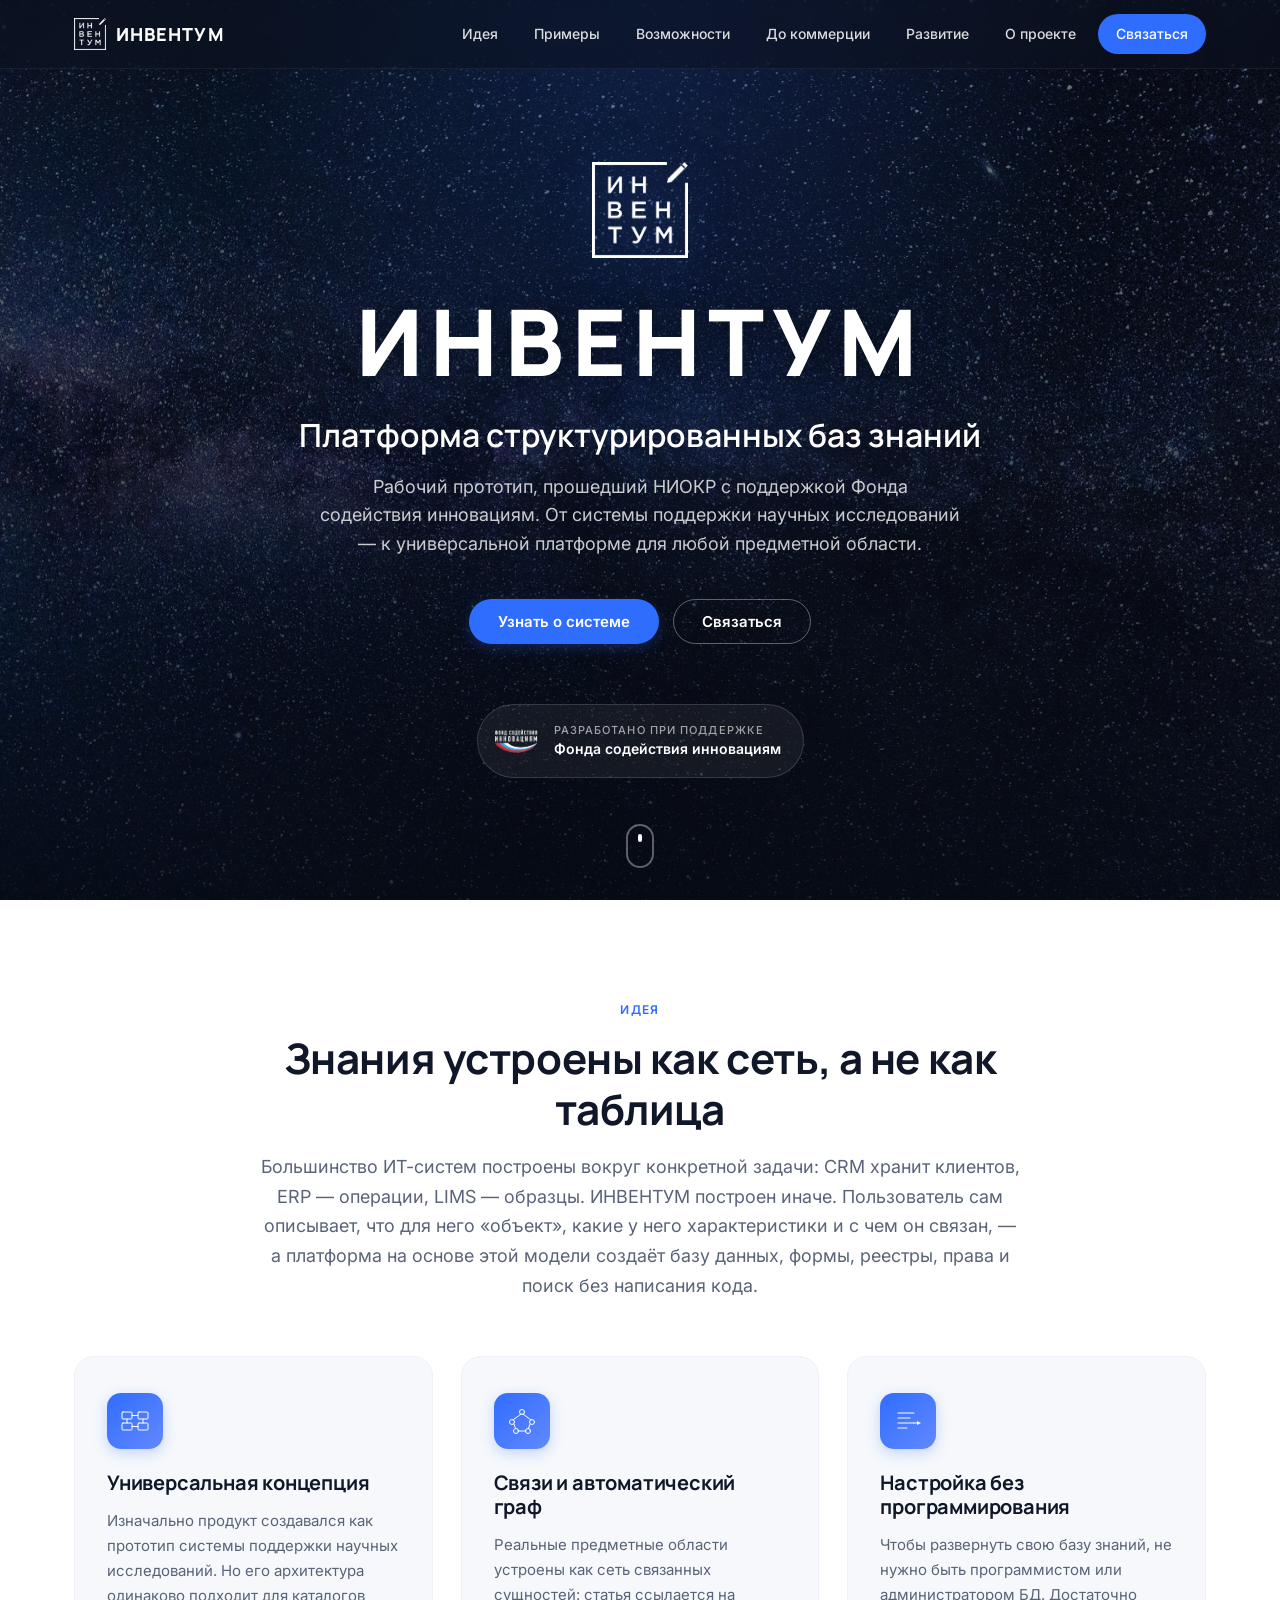
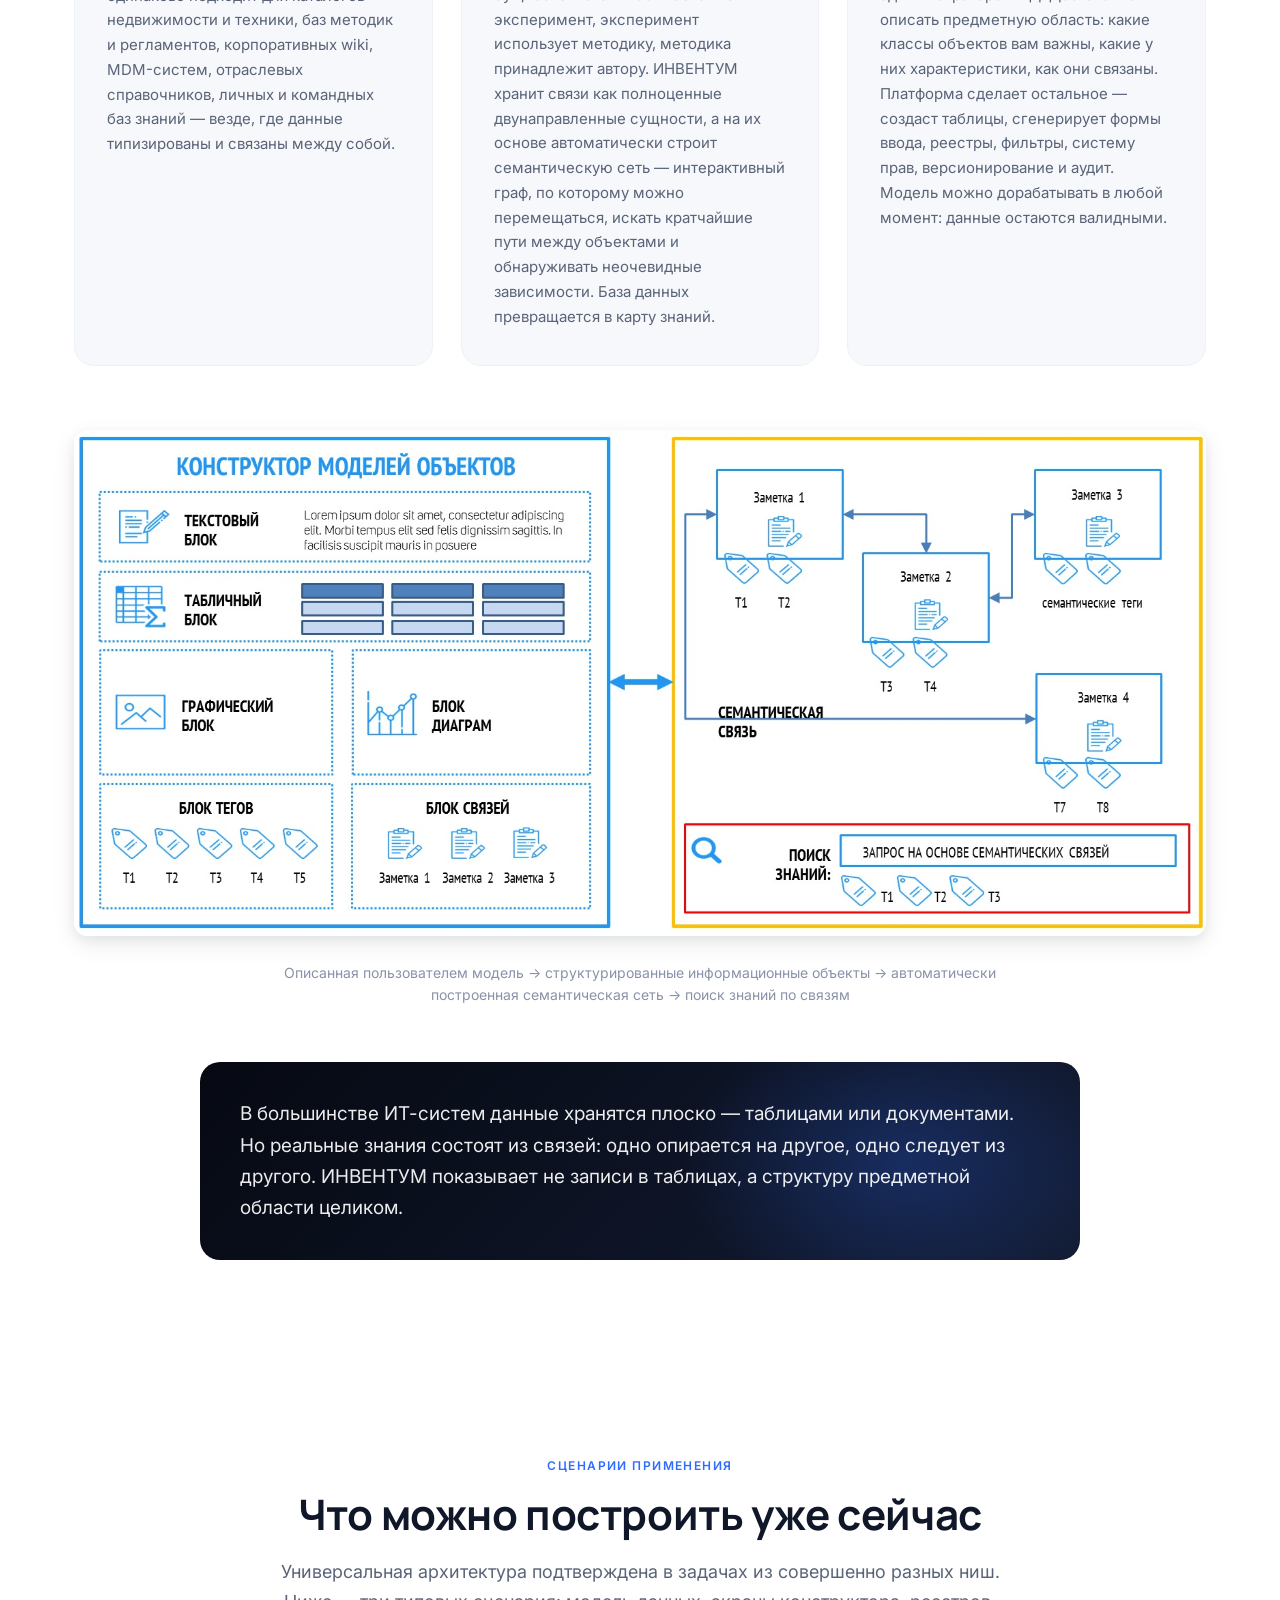
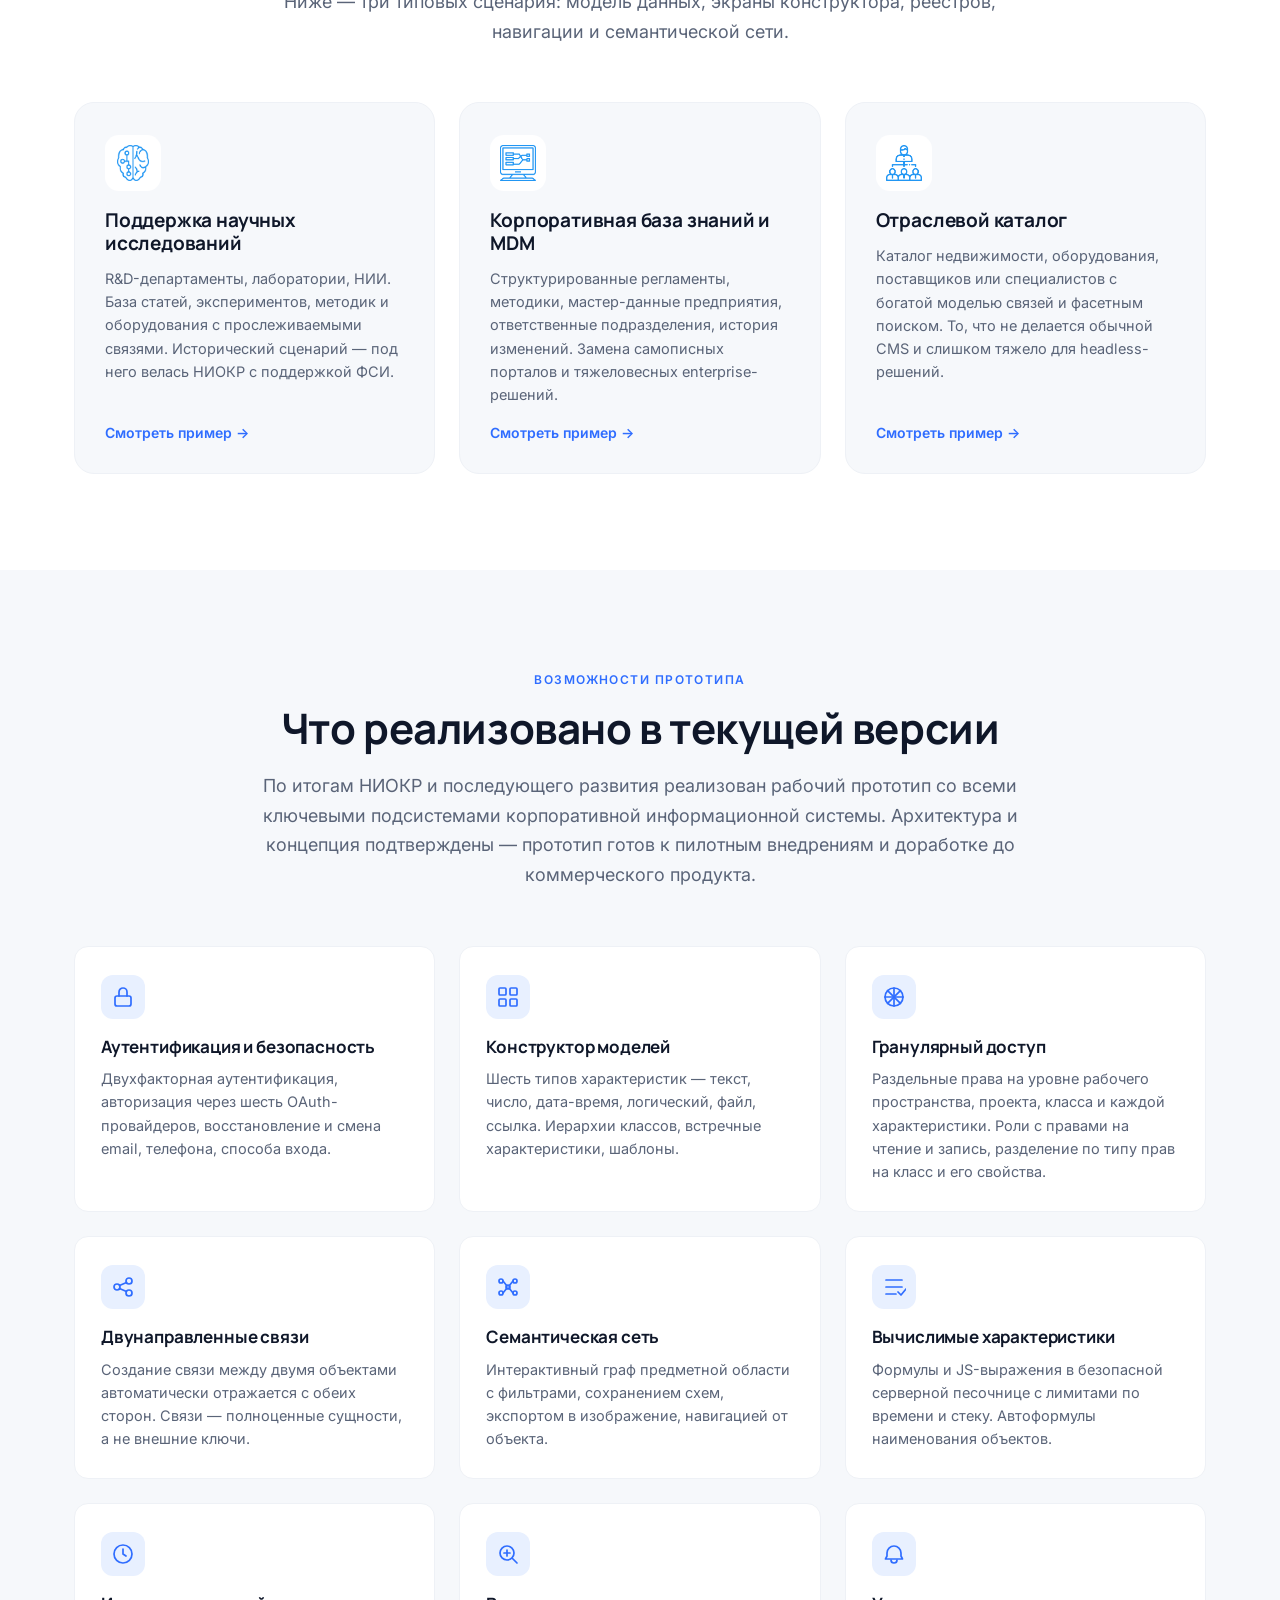
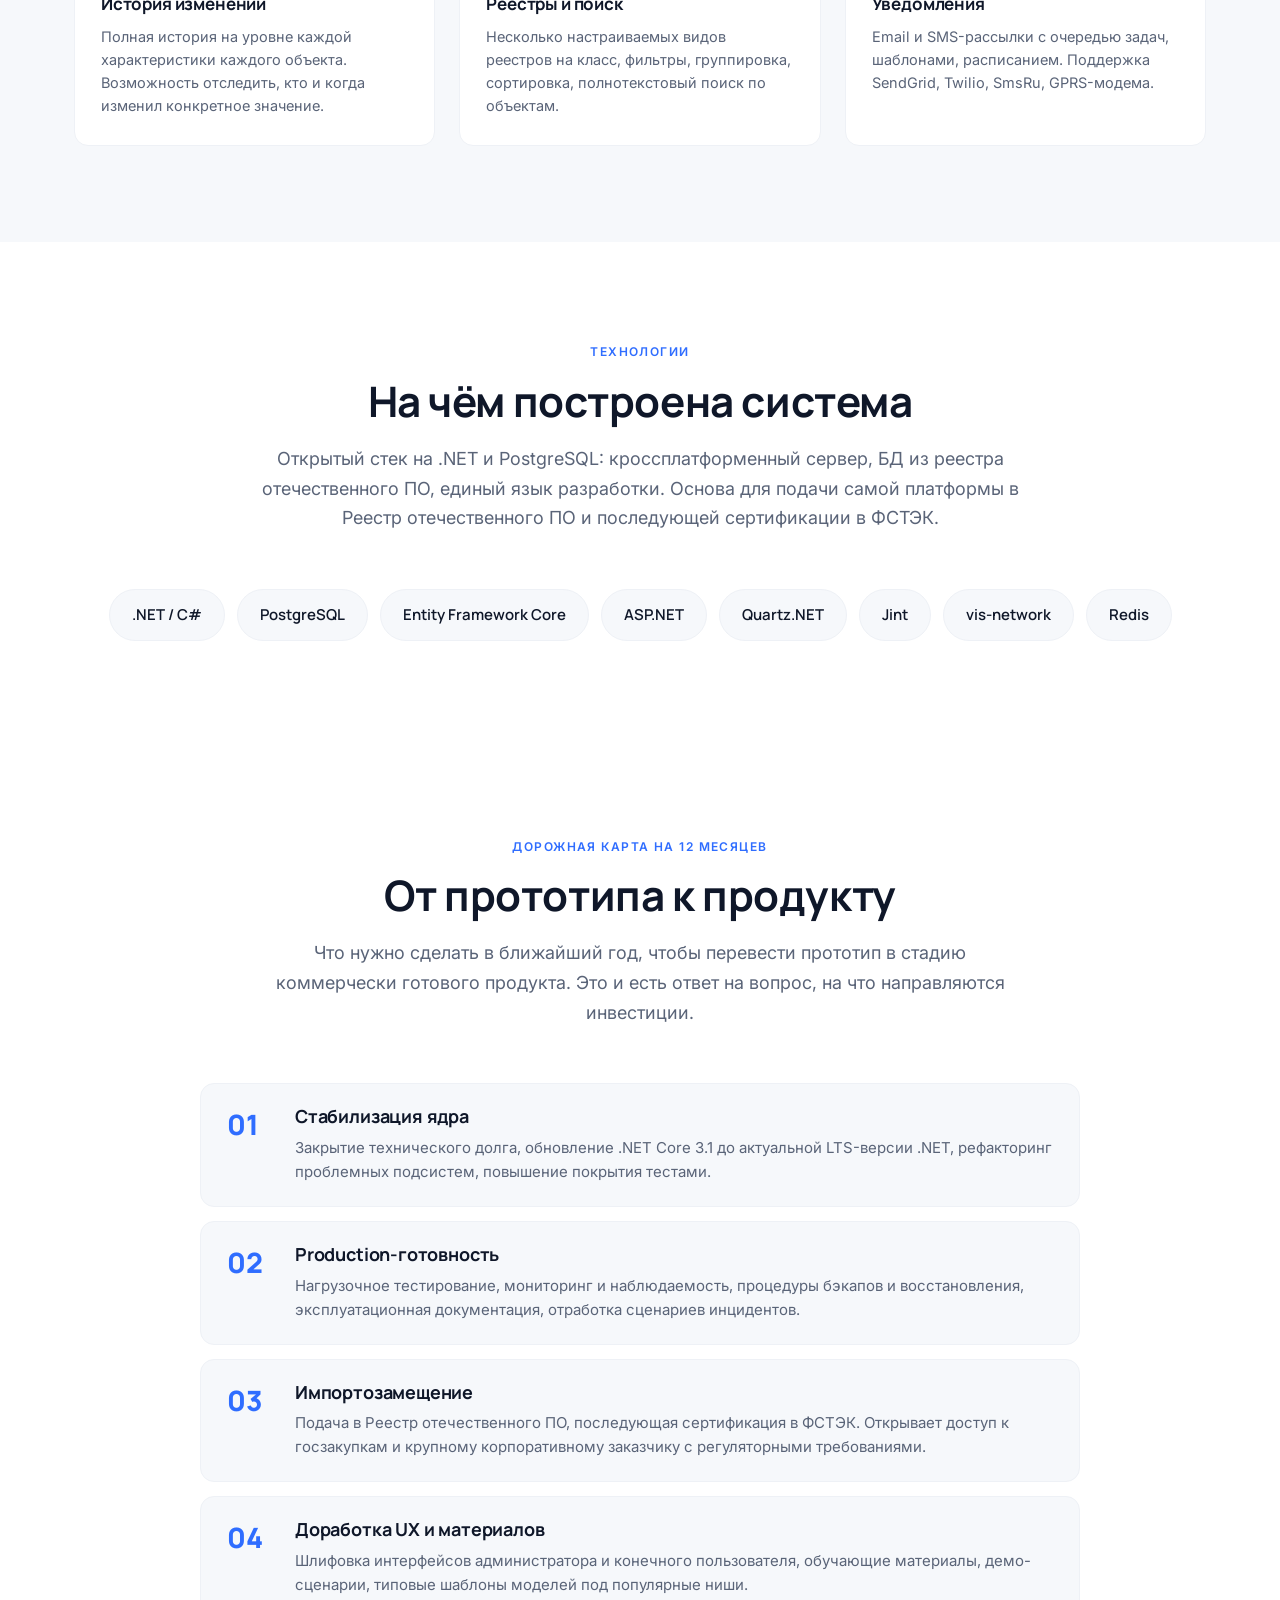
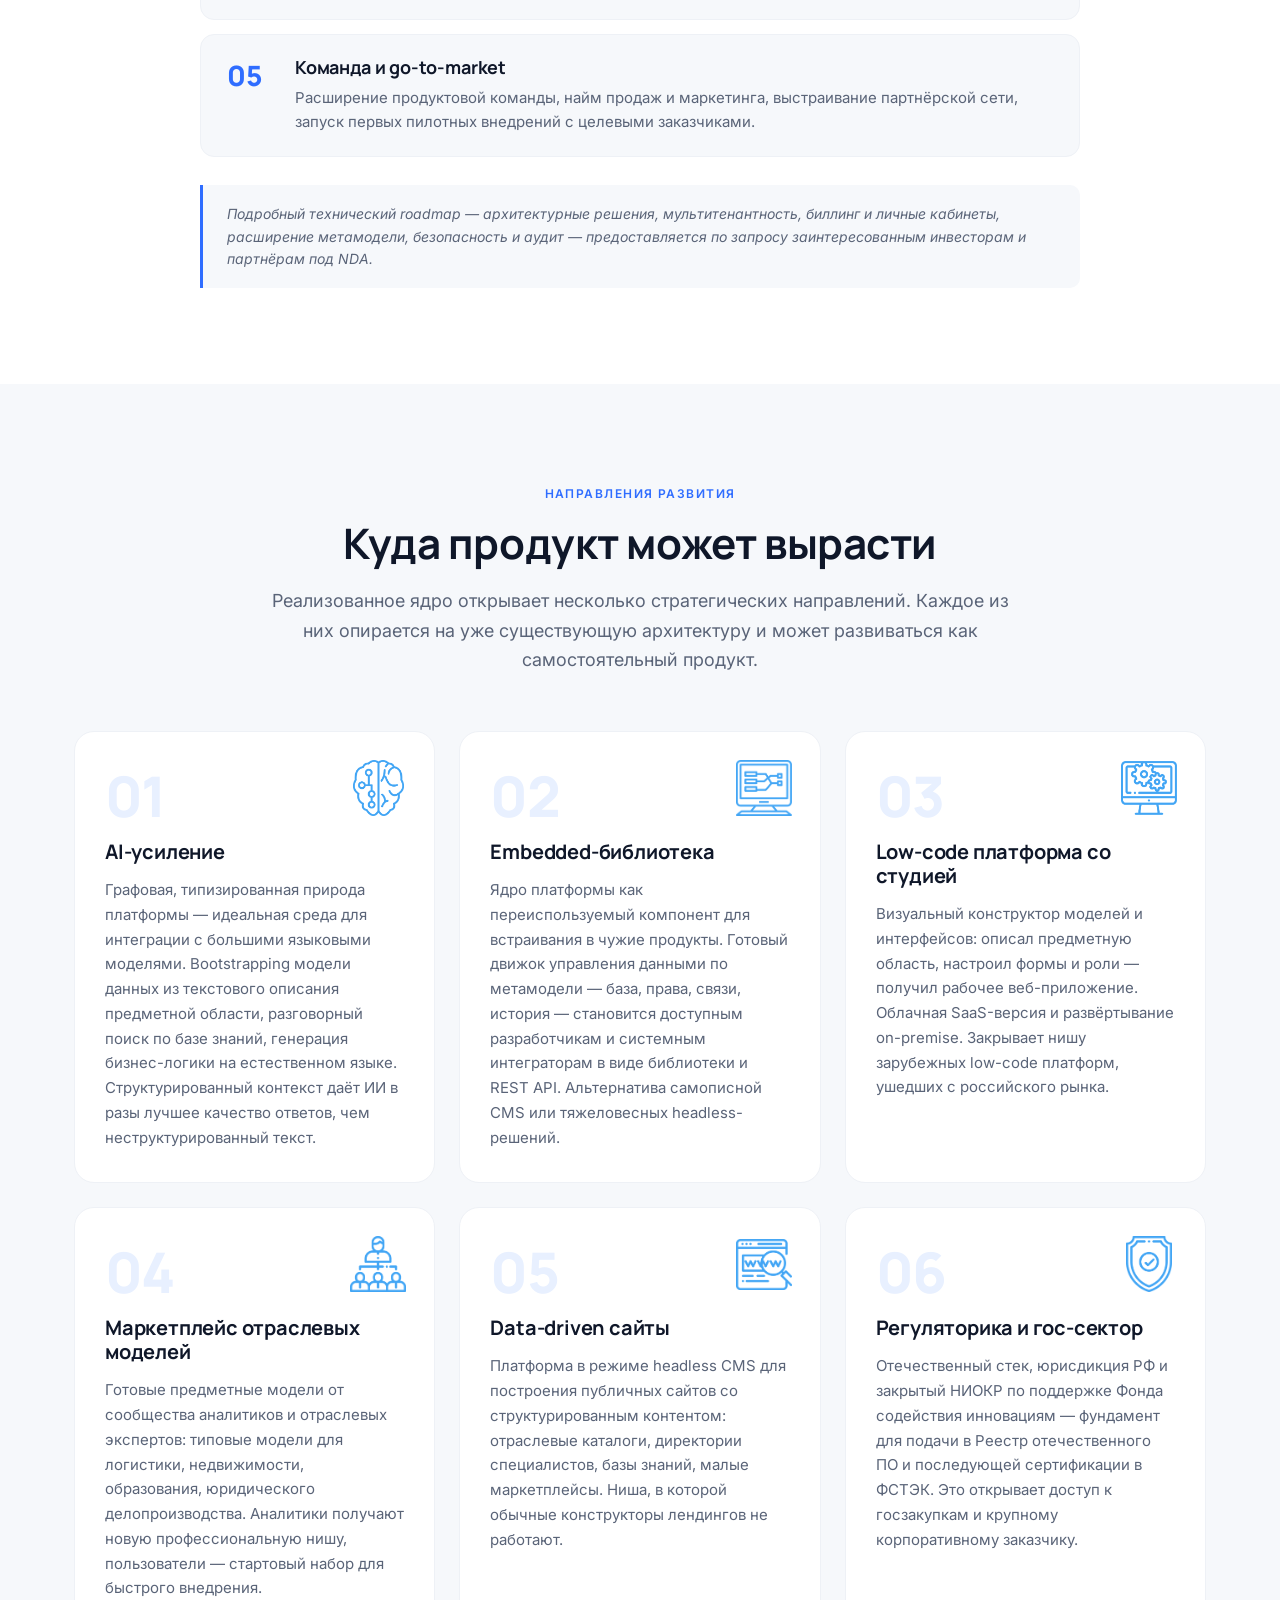
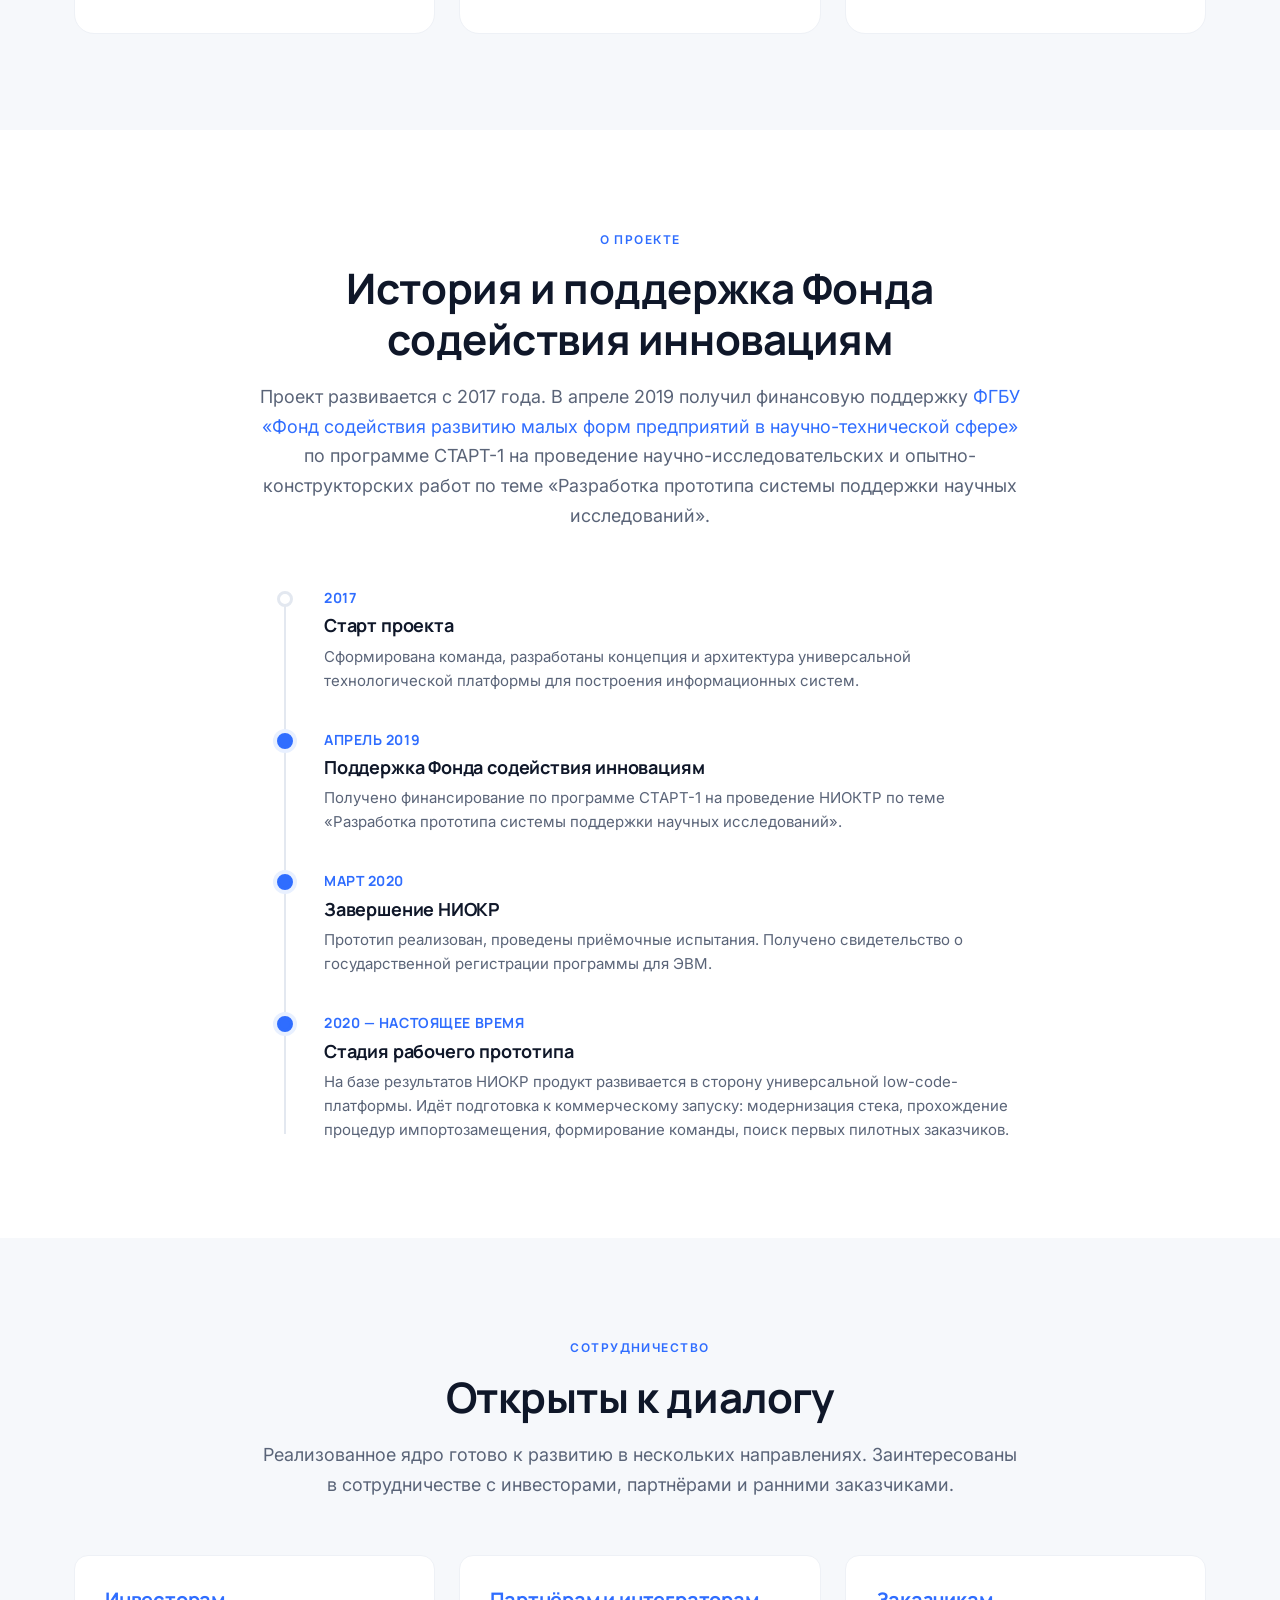
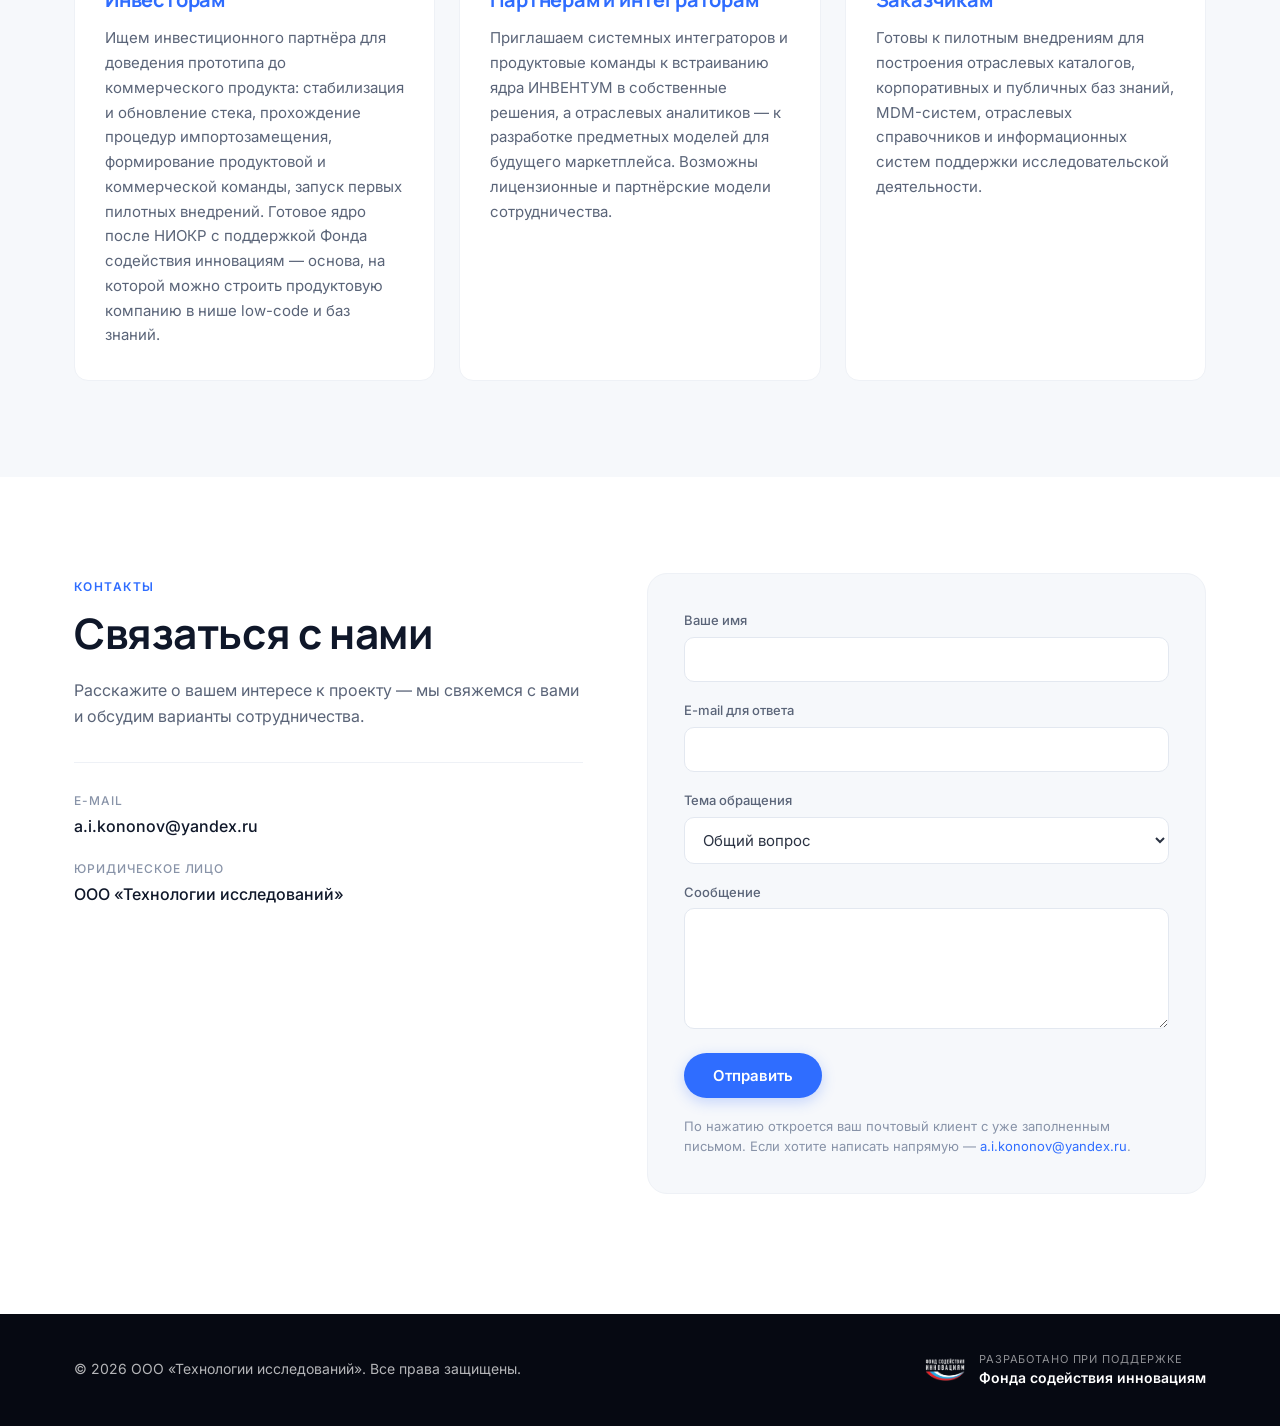
<file: index.html>
<!DOCTYPE html>
<html lang="ru">
<head>
    <meta charset="UTF-8">
    <meta name="viewport" content="width=device-width, initial-scale=1.0">
    <title>ИНВЕНТУМ — платформа структурированных баз знаний</title>
    <meta name="description" content="ИНВЕНТУМ — универсальная платформа для построения структурированных баз знаний и информационных систем с графовой моделью данных. От прототипа системы поддержки научных исследований к универсальному инструменту.">
    <meta property="og:title" content="ИНВЕНТУМ — платформа структурированных баз знаний">
    <meta property="og:description" content="Универсальная платформа для построения структурированных баз знаний и информационных систем с графовой моделью данных.">
    <meta property="og:image" content="assets/img/seo_img.jpg">
    <meta property="og:type" content="website">
    <link rel="icon" type="image/png" href="assets/img/logo-dark.png">
    <link rel="preconnect" href="https://fonts.googleapis.com">
    <link rel="preconnect" href="https://fonts.gstatic.com" crossorigin>
    <link href="https://fonts.googleapis.com/css2?family=Inter:wght@300;400;500;600;700&family=Manrope:wght@500;600;700;800&display=swap" rel="stylesheet">
    <link rel="stylesheet" href="assets/style.css">
</head>
<body>

<!-- ========== Навигация ========== -->
<nav class="nav" id="nav">
    <div class="container nav__inner">
        <a href="#hero" class="nav__brand">
            <img src="assets/img/logo.png" alt="" class="nav__logo nav__logo--light">
            <img src="assets/img/logo-dark.png" alt="" class="nav__logo nav__logo--dark">
            <span class="nav__title">ИНВЕНТУМ</span>
        </a>
        <button class="nav__burger" id="navBurger" aria-label="Открыть меню">
            <span></span><span></span><span></span>
        </button>
        <ul class="nav__menu" id="navMenu">
            <li><a href="#concept">Идея</a></li>
            <li><a href="#cases">Примеры</a></li>
            <li><a href="#features">Возможности</a></li>
            <li><a href="#next">До коммерции</a></li>
            <li><a href="#roadmap">Развитие</a></li>
            <li><a href="#history">О проекте</a></li>
            <li><a href="#contact" class="nav__cta">Связаться</a></li>
        </ul>
    </div>
</nav>

<!-- ========== Hero ========== -->
<header class="hero" id="hero">
    <div class="hero__bg"></div>
    <div class="hero__overlay"></div>
    <div class="container hero__inner">
        <img src="assets/img/logo.png" alt="ИНВЕНТУМ" class="hero__logo">
        <h1 class="hero__title">ИНВЕНТУМ</h1>
        <p class="hero__tagline">Платформа структурированных баз знаний</p>
        <p class="hero__subtitle">
            Рабочий прототип, прошедший НИОКР с поддержкой Фонда содействия инновациям.
            От системы поддержки научных исследований — к универсальной платформе для любой предметной области.
        </p>
        <div class="hero__actions">
            <a href="#concept" class="btn btn--primary">Узнать о системе</a>
            <a href="#contact" class="btn btn--ghost">Связаться</a>
        </div>
        <a href="https://fasie.ru" target="_blank" rel="noopener" class="hero__support">
            <img src="assets/img/fasie-white.png" alt="" class="hero__support-logo">
            <span class="hero__support-texts">
                <span class="hero__support-label">Разработано при поддержке</span>
                <span class="hero__support-name">Фонда содействия инновациям</span>
            </span>
        </a>
    </div>
    <a href="#concept" class="hero__scroll" aria-label="Прокрутить вниз">
        <span></span>
    </a>
</header>

<!-- ========== Идея и концепция ========== -->
<section class="section section--concept" id="concept">
    <div class="container">
        <div class="section__head">
            <span class="section__eyebrow">Идея</span>
            <h2 class="section__title">Знания устроены как сеть, а не как таблица</h2>
            <p class="section__lede">
                Большинство ИТ-систем построены вокруг конкретной задачи: CRM хранит клиентов,
                ERP — операции, LIMS — образцы. ИНВЕНТУМ построен иначе. Пользователь сам описывает,
                что для него «объект», какие у него характеристики и с чем он связан, — а платформа
                на основе этой модели создаёт базу данных, формы, реестры, права и поиск без написания кода.
            </p>
        </div>

        <div class="concept-grid">
            <article class="concept-card">
                <div class="concept-card__icon" aria-hidden="true">
                    <svg viewBox="0 0 64 64" fill="none" stroke="currentColor" stroke-width="2" stroke-linecap="round" stroke-linejoin="round">
                        <rect x="6" y="14" width="20" height="14" rx="2"/>
                        <rect x="38" y="14" width="20" height="14" rx="2"/>
                        <rect x="6" y="36" width="20" height="14" rx="2"/>
                        <rect x="38" y="36" width="20" height="14" rx="2"/>
                        <path d="M26 21h12M26 43h12M16 28v8M48 28v8"/>
                    </svg>
                </div>
                <h3 class="concept-card__title">Универсальная концепция</h3>
                <p class="concept-card__text">
                    Изначально продукт создавался как прототип системы поддержки научных исследований.
                    Но его архитектура одинаково подходит для каталогов недвижимости и техники,
                    баз методик и регламентов, корпоративных wiki, MDM-систем,
                    отраслевых справочников, личных и командных баз знаний — везде, где данные
                    типизированы и связаны между собой.
                </p>
            </article>

            <article class="concept-card">
                <div class="concept-card__icon" aria-hidden="true">
                    <svg viewBox="0 0 64 64" fill="none" stroke="currentColor" stroke-width="2" stroke-linecap="round" stroke-linejoin="round">
                        <circle cx="32" cy="14" r="5"/>
                        <circle cx="12" cy="34" r="5"/>
                        <circle cx="52" cy="34" r="5"/>
                        <circle cx="20" cy="52" r="5"/>
                        <circle cx="44" cy="52" r="5"/>
                        <path d="M30 18 14 30M34 18l16 12M16 38l3 9M48 38l-3 9M24 52h16"/>
                    </svg>
                </div>
                <h3 class="concept-card__title">Связи и автоматический граф</h3>
                <p class="concept-card__text">
                    Реальные предметные области устроены как сеть связанных сущностей:
                    статья ссылается на эксперимент, эксперимент использует методику, методика
                    принадлежит автору. ИНВЕНТУМ хранит связи как полноценные двунаправленные
                    сущности, а на их основе автоматически строит семантическую сеть — интерактивный
                    граф, по которому можно перемещаться, искать кратчайшие пути между объектами
                    и обнаруживать неочевидные зависимости. База данных превращается в карту знаний.
                </p>
            </article>

            <article class="concept-card">
                <div class="concept-card__icon" aria-hidden="true">
                    <svg viewBox="0 0 64 64" fill="none" stroke="currentColor" stroke-width="2" stroke-linecap="round" stroke-linejoin="round">
                        <path d="M12 16h32M12 26h24M12 36h32M12 46h18"/>
                        <path d="M50 32l8 4-8 4z" fill="currentColor" stroke="none"/>
                        <path d="M50 36h-6"/>
                    </svg>
                </div>
                <h3 class="concept-card__title">Настройка без программирования</h3>
                <p class="concept-card__text">
                    Чтобы развернуть свою базу знаний, не нужно быть программистом или
                    администратором БД. Достаточно описать предметную область: какие классы
                    объектов вам важны, какие у них характеристики, как они связаны. Платформа сделает
                    остальное — создаст таблицы, сгенерирует формы ввода, реестры, фильтры,
                    систему прав, версионирование и аудит. Модель можно дорабатывать в любой
                    момент: данные остаются валидными.
                </p>
            </article>
        </div>

        <figure class="concept-illustration">
            <img src="assets/img/schema.jpg" alt="Конструктор моделей объектов и автоматическое построение семантической сети">
            <figcaption>
                Описанная пользователем модель → структурированные информационные объекты →
                автоматически построенная семантическая сеть → поиск знаний по связям
            </figcaption>
        </figure>

        <div class="concept-highlight">
            <p>
                В большинстве ИТ-систем данные хранятся плоско — таблицами или документами.
                Но реальные знания состоят из связей: одно опирается на другое, одно следует
                из другого. ИНВЕНТУМ показывает не записи в таблицах, а структуру предметной
                области целиком.
            </p>
        </div>
    </div>
</section>

<!-- ========== Сценарии применения ========== -->
<section class="section section--cases" id="cases">
    <div class="container">
        <div class="section__head">
            <span class="section__eyebrow">Сценарии применения</span>
            <h2 class="section__title">Что можно построить уже сейчас</h2>
            <p class="section__lede">
                Универсальная архитектура подтверждена в задачах из совершенно разных
                ниш. Ниже — три типовых сценария: модель данных, экраны конструктора,
                реестров, навигации и семантической сети.
            </p>
        </div>

        <div class="cases-grid">
            <a href="examples/research.html" class="case-card">
                <div class="case-card__icon" aria-hidden="true">
                    <img src="assets/img/ico-brain.png" alt="">
                </div>
                <h3 class="case-card__title">Поддержка научных исследований</h3>
                <p class="case-card__text">
                    R&amp;D-департаменты, лаборатории, НИИ. База статей, экспериментов,
                    методик и оборудования с прослеживаемыми связями. Исторический сценарий —
                    под него велась НИОКР с поддержкой ФСИ.
                </p>
                <span class="case-card__more">Смотреть пример →</span>
            </a>

            <a href="examples/mdm.html" class="case-card">
                <div class="case-card__icon" aria-hidden="true">
                    <img src="assets/img/ico-function.png" alt="">
                </div>
                <h3 class="case-card__title">Корпоративная база знаний и MDM</h3>
                <p class="case-card__text">
                    Структурированные регламенты, методики, мастер-данные предприятия,
                    ответственные подразделения, история изменений. Замена самописных
                    порталов и тяжеловесных enterprise-решений.
                </p>
                <span class="case-card__more">Смотреть пример →</span>
            </a>

            <a href="examples/catalog.html" class="case-card">
                <div class="case-card__icon" aria-hidden="true">
                    <img src="assets/img/ico-marketplace.png" alt="">
                </div>
                <h3 class="case-card__title">Отраслевой каталог</h3>
                <p class="case-card__text">
                    Каталог недвижимости, оборудования, поставщиков или специалистов
                    с богатой моделью связей и фасетным поиском. То, что не делается
                    обычной CMS и слишком тяжело для headless-решений.
                </p>
                <span class="case-card__more">Смотреть пример →</span>
            </a>
        </div>
    </div>
</section>

<!-- ========== Готовый функционал ========== -->
<section class="section section--features" id="features">
    <div class="container">
        <div class="section__head">
            <span class="section__eyebrow">Возможности прототипа</span>
            <h2 class="section__title">Что реализовано в текущей версии</h2>
            <p class="section__lede">
                По итогам НИОКР и последующего развития реализован рабочий прототип
                со всеми ключевыми подсистемами корпоративной информационной системы.
                Архитектура и концепция подтверждены — прототип готов к пилотным внедрениям
                и доработке до коммерческого продукта.
            </p>
        </div>

        <div class="features-grid">
            <article class="feature-card">
                <div class="feature-card__icon" aria-hidden="true">
                    <svg viewBox="0 0 24 24" fill="none" stroke="currentColor" stroke-width="1.7" stroke-linecap="round" stroke-linejoin="round">
                        <rect x="4" y="11" width="16" height="10" rx="2"/>
                        <path d="M8 11V7a4 4 0 0 1 8 0v4"/>
                    </svg>
                </div>
                <h3>Аутентификация и безопасность</h3>
                <p>Двухфакторная аутентификация, авторизация через шесть OAuth-провайдеров, восстановление и смена email, телефона, способа входа.</p>
            </article>

            <article class="feature-card">
                <div class="feature-card__icon" aria-hidden="true">
                    <svg viewBox="0 0 24 24" fill="none" stroke="currentColor" stroke-width="1.7" stroke-linecap="round" stroke-linejoin="round">
                        <rect x="3" y="3" width="7" height="7" rx="1"/>
                        <rect x="14" y="3" width="7" height="7" rx="1"/>
                        <rect x="3" y="14" width="7" height="7" rx="1"/>
                        <rect x="14" y="14" width="7" height="7" rx="1"/>
                    </svg>
                </div>
                <h3>Конструктор моделей</h3>
                <p>Шесть типов характеристик — текст, число, дата-время, логический, файл, ссылка. Иерархии классов, встречные характеристики, шаблоны.</p>
            </article>

            <article class="feature-card">
                <div class="feature-card__icon" aria-hidden="true">
                    <svg viewBox="0 0 24 24" fill="none" stroke="currentColor" stroke-width="1.7" stroke-linecap="round" stroke-linejoin="round">
                        <circle cx="12" cy="12" r="9"/>
                        <path d="M12 3v18M3 12h18"/>
                        <path d="M5.6 5.6l12.8 12.8M18.4 5.6L5.6 18.4"/>
                    </svg>
                </div>
                <h3>Гранулярный доступ</h3>
                <p>Раздельные права на уровне рабочего пространства, проекта, класса и каждой характеристики. Роли с правами на чтение и запись, разделение по типу прав на класс и его свойства.</p>
            </article>

            <article class="feature-card">
                <div class="feature-card__icon" aria-hidden="true">
                    <svg viewBox="0 0 24 24" fill="none" stroke="currentColor" stroke-width="1.7" stroke-linecap="round" stroke-linejoin="round">
                        <circle cx="6" cy="12" r="3"/>
                        <circle cx="18" cy="6" r="3"/>
                        <circle cx="18" cy="18" r="3"/>
                        <path d="M8.5 10.5l7-3M8.5 13.5l7 3"/>
                    </svg>
                </div>
                <h3>Двунаправленные связи</h3>
                <p>Создание связи между двумя объектами автоматически отражается с обеих сторон. Связи — полноценные сущности, а не внешние ключи.</p>
            </article>

            <article class="feature-card">
                <div class="feature-card__icon" aria-hidden="true">
                    <svg viewBox="0 0 24 24" fill="none" stroke="currentColor" stroke-width="1.7" stroke-linecap="round" stroke-linejoin="round">
                        <circle cx="5" cy="6" r="2"/>
                        <circle cx="19" cy="6" r="2"/>
                        <circle cx="12" cy="12" r="2"/>
                        <circle cx="5" cy="18" r="2"/>
                        <circle cx="19" cy="18" r="2"/>
                        <path d="M7 6l4 5M17 6l-4 5M7 18l4-5M17 18l-4-5"/>
                    </svg>
                </div>
                <h3>Семантическая сеть</h3>
                <p>Интерактивный граф предметной области с фильтрами, сохранением схем, экспортом в изображение, навигацией от объекта.</p>
            </article>

            <article class="feature-card">
                <div class="feature-card__icon" aria-hidden="true">
                    <svg viewBox="0 0 24 24" fill="none" stroke="currentColor" stroke-width="1.7" stroke-linecap="round" stroke-linejoin="round">
                        <path d="M4 5h16M4 12h16M4 19h10"/>
                        <path d="M16 17l3 3 5-6"/>
                    </svg>
                </div>
                <h3>Вычислимые характеристики</h3>
                <p>Формулы и JS-выражения в безопасной серверной песочнице с лимитами по времени и стеку. Автоформулы наименования объектов.</p>
            </article>

            <article class="feature-card">
                <div class="feature-card__icon" aria-hidden="true">
                    <svg viewBox="0 0 24 24" fill="none" stroke="currentColor" stroke-width="1.7" stroke-linecap="round" stroke-linejoin="round">
                        <circle cx="12" cy="12" r="9"/>
                        <path d="M12 7v5l3 2"/>
                    </svg>
                </div>
                <h3>История изменений</h3>
                <p>Полная история на уровне каждой характеристики каждого объекта. Возможность отследить, кто и когда изменил конкретное значение.</p>
            </article>

            <article class="feature-card">
                <div class="feature-card__icon" aria-hidden="true">
                    <svg viewBox="0 0 24 24" fill="none" stroke="currentColor" stroke-width="1.7" stroke-linecap="round" stroke-linejoin="round">
                        <circle cx="11" cy="11" r="7"/>
                        <path d="M16.5 16.5L21 21"/>
                        <path d="M8 11h6M11 8v6" />
                    </svg>
                </div>
                <h3>Реестры и поиск</h3>
                <p>Несколько настраиваемых видов реестров на класс, фильтры, группировка, сортировка, полнотекстовый поиск по объектам.</p>
            </article>

            <article class="feature-card">
                <div class="feature-card__icon" aria-hidden="true">
                    <svg viewBox="0 0 24 24" fill="none" stroke="currentColor" stroke-width="1.7" stroke-linecap="round" stroke-linejoin="round">
                        <path d="M5 11a7 7 0 0 1 14 0v3l1.5 3h-17L5 14z"/>
                        <path d="M9 18a3 3 0 0 0 6 0"/>
                    </svg>
                </div>
                <h3>Уведомления</h3>
                <p>Email и SMS-рассылки с очередью задач, шаблонами, расписанием. Поддержка SendGrid, Twilio, SmsRu, GPRS-модема.</p>
            </article>
        </div>
    </div>
</section>

<!-- ========== Технологии ========== -->
<section class="section section--tech" id="tech">
    <div class="container">
        <div class="section__head">
            <span class="section__eyebrow">Технологии</span>
            <h2 class="section__title">На чём построена система</h2>
            <p class="section__lede">
                Открытый стек на .NET и PostgreSQL: кроссплатформенный сервер, БД из реестра
                отечественного ПО, единый язык разработки. Основа для подачи самой платформы
                в Реестр отечественного ПО и последующей сертификации в ФСТЭК.
            </p>
        </div>

        <ul class="tech-list">
            <li class="tech-list__item"><span class="tech-list__name">.NET / C#</span></li>
            <li class="tech-list__item"><span class="tech-list__name">PostgreSQL</span></li>
            <li class="tech-list__item"><span class="tech-list__name">Entity Framework Core</span></li>
            <li class="tech-list__item"><span class="tech-list__name">ASP.NET</span></li>
            <li class="tech-list__item"><span class="tech-list__name">Quartz.NET</span></li>
            <li class="tech-list__item"><span class="tech-list__name">Jint</span></li>
            <li class="tech-list__item"><span class="tech-list__name">vis-network</span></li>
            <li class="tech-list__item"><span class="tech-list__name">Redis</span></li>
        </ul>
    </div>
</section>

<!-- ========== От прототипа к продукту ========== -->
<section class="section section--next" id="next">
    <div class="container">
        <div class="section__head">
            <span class="section__eyebrow">Дорожная карта на 12 месяцев</span>
            <h2 class="section__title">От прототипа к продукту</h2>
            <p class="section__lede">
                Что нужно сделать в ближайший год, чтобы перевести прототип в стадию
                коммерчески готового продукта. Это и есть ответ на вопрос, на что
                направляются инвестиции.
            </p>
        </div>

        <ol class="next-list">
            <li class="next-item">
                <div class="next-item__num">01</div>
                <div class="next-item__body">
                    <h3>Стабилизация ядра</h3>
                    <p>Закрытие технического долга, обновление .NET Core 3.1 до актуальной LTS-версии .NET, рефакторинг проблемных подсистем, повышение покрытия тестами.</p>
                </div>
            </li>
            <li class="next-item">
                <div class="next-item__num">02</div>
                <div class="next-item__body">
                    <h3>Production-готовность</h3>
                    <p>Нагрузочное тестирование, мониторинг и наблюдаемость, процедуры бэкапов и восстановления, эксплуатационная документация, отработка сценариев инцидентов.</p>
                </div>
            </li>
            <li class="next-item">
                <div class="next-item__num">03</div>
                <div class="next-item__body">
                    <h3>Импортозамещение</h3>
                    <p>Подача в Реестр отечественного ПО, последующая сертификация в ФСТЭК. Открывает доступ к госзакупкам и крупному корпоративному заказчику с регуляторными требованиями.</p>
                </div>
            </li>
            <li class="next-item">
                <div class="next-item__num">04</div>
                <div class="next-item__body">
                    <h3>Доработка UX и материалов</h3>
                    <p>Шлифовка интерфейсов администратора и конечного пользователя, обучающие материалы, демо-сценарии, типовые шаблоны моделей под популярные ниши.</p>
                </div>
            </li>
            <li class="next-item">
                <div class="next-item__num">05</div>
                <div class="next-item__body">
                    <h3>Команда и go-to-market</h3>
                    <p>Расширение продуктовой команды, найм продаж и маркетинга, выстраивание партнёрской сети, запуск первых пилотных внедрений с целевыми заказчиками.</p>
                </div>
            </li>
        </ol>

        <p class="next-note">
            Подробный технический roadmap — архитектурные решения, мультитенантность,
            биллинг и личные кабинеты, расширение метамодели, безопасность и аудит —
            предоставляется по запросу заинтересованным инвесторам и партнёрам под NDA.
        </p>
    </div>
</section>

<!-- ========== Направления развития ========== -->
<section class="section section--roadmap" id="roadmap">
    <div class="container">
        <div class="section__head">
            <span class="section__eyebrow">Направления развития</span>
            <h2 class="section__title">Куда продукт может вырасти</h2>
            <p class="section__lede">
                Реализованное ядро открывает несколько стратегических направлений.
                Каждое из них опирается на уже существующую архитектуру и может развиваться
                как самостоятельный продукт.
            </p>
        </div>

        <div class="roadmap-grid">
            <article class="roadmap-card">
                <div class="roadmap-card__num">01</div>
                <img src="assets/img/ico-brain.png" alt="" class="roadmap-card__icon">
                <h3 class="roadmap-card__title">AI-усиление</h3>
                <p class="roadmap-card__text">
                    Графовая, типизированная природа платформы — идеальная среда для интеграции
                    с большими языковыми моделями. Bootstrapping модели данных из текстового
                    описания предметной области, разговорный поиск по базе знаний, генерация
                    бизнес-логики на естественном языке. Структурированный контекст даёт ИИ
                    в разы лучшее качество ответов, чем неструктурированный текст.
                </p>
            </article>

            <article class="roadmap-card">
                <div class="roadmap-card__num">02</div>
                <img src="assets/img/ico-function.png" alt="" class="roadmap-card__icon">
                <h3 class="roadmap-card__title">Embedded-библиотека</h3>
                <p class="roadmap-card__text">
                    Ядро платформы как переиспользуемый компонент для встраивания в чужие
                    продукты. Готовый движок управления данными по метамодели — база, права,
                    связи, история — становится доступным разработчикам и системным интеграторам
                    в виде библиотеки и REST API. Альтернатива самописной CMS или тяжеловесных
                    headless-решений.
                </p>
            </article>

            <article class="roadmap-card">
                <div class="roadmap-card__num">03</div>
                <img src="assets/img/ico-lowcode.png" alt="" class="roadmap-card__icon">
                <h3 class="roadmap-card__title">Low-code платформа со студией</h3>
                <p class="roadmap-card__text">
                    Визуальный конструктор моделей и интерфейсов: описал предметную область,
                    настроил формы и роли — получил рабочее веб-приложение. Облачная
                    SaaS-версия и развёртывание on-premise. Закрывает нишу зарубежных
                    low-code платформ, ушедших с российского рынка.
                </p>
            </article>

            <article class="roadmap-card">
                <div class="roadmap-card__num">04</div>
                <img src="assets/img/ico-marketplace.png" alt="" class="roadmap-card__icon">
                <h3 class="roadmap-card__title">Маркетплейс отраслевых моделей</h3>
                <p class="roadmap-card__text">
                    Готовые предметные модели от сообщества аналитиков и отраслевых экспертов:
                    типовые модели для логистики, недвижимости, образования, юридического
                    делопроизводства. Аналитики получают новую профессиональную нишу,
                    пользователи — стартовый набор для быстрого внедрения.
                </p>
            </article>

            <article class="roadmap-card">
                <div class="roadmap-card__num">05</div>
                <img src="assets/img/ico-sites.png" alt="" class="roadmap-card__icon">
                <h3 class="roadmap-card__title">Data-driven сайты</h3>
                <p class="roadmap-card__text">
                    Платформа в режиме headless CMS для построения публичных сайтов
                    со структурированным контентом: отраслевые каталоги, директории
                    специалистов, базы знаний, малые маркетплейсы. Ниша, в которой
                    обычные конструкторы лендингов не работают.
                </p>
            </article>

            <article class="roadmap-card">
                <div class="roadmap-card__num">06</div>
                <img src="assets/img/ico-regulatory.png" alt="" class="roadmap-card__icon">
                <h3 class="roadmap-card__title">Регуляторика и гос-сектор</h3>
                <p class="roadmap-card__text">
                    Отечественный стек, юрисдикция РФ и закрытый НИОКР по поддержке Фонда
                    содействия инновациям — фундамент для подачи в Реестр отечественного ПО
                    и последующей сертификации в ФСТЭК. Это открывает доступ к
                    госзакупкам и крупному корпоративному заказчику.
                </p>
            </article>
        </div>
    </div>
</section>

<!-- ========== История проекта ========== -->
<section class="section section--history" id="history">
    <div class="container">
        <div class="section__head">
            <span class="section__eyebrow">О проекте</span>
            <h2 class="section__title">История и поддержка Фонда содействия инновациям</h2>
            <p class="section__lede">
                Проект развивается с 2017 года. В апреле 2019 получил финансовую поддержку
                <a href="https://fasie.ru" target="_blank" rel="noopener">ФГБУ «Фонд содействия развитию малых форм
                предприятий в научно-технической сфере»</a> по программе СТАРТ-1 на проведение
                научно-исследовательских и опытно-конструкторских работ по теме
                «Разработка прототипа системы поддержки научных исследований».
            </p>
        </div>

        <ol class="timeline">
            <li class="timeline__item">
                <div class="timeline__dot"></div>
                <div class="timeline__date">2017</div>
                <div class="timeline__body">
                    <h4>Старт проекта</h4>
                    <p>Сформирована команда, разработаны концепция и архитектура универсальной технологической платформы для построения информационных систем.</p>
                </div>
            </li>
            <li class="timeline__item">
                <div class="timeline__dot timeline__dot--accent"></div>
                <div class="timeline__date">апрель 2019</div>
                <div class="timeline__body">
                    <h4>Поддержка Фонда содействия инновациям</h4>
                    <p>Получено финансирование по программе СТАРТ-1 на проведение НИОКТР по теме «Разработка прототипа системы поддержки научных исследований».</p>
                </div>
            </li>
            <li class="timeline__item">
                <div class="timeline__dot timeline__dot--accent"></div>
                <div class="timeline__date">март 2020</div>
                <div class="timeline__body">
                    <h4>Завершение НИОКР</h4>
                    <p>Прототип реализован, проведены приёмочные испытания. Получено свидетельство о государственной регистрации программы для ЭВМ.</p>
                </div>
            </li>
            <li class="timeline__item">
                <div class="timeline__dot timeline__dot--current"></div>
                <div class="timeline__date">2020 — настоящее время</div>
                <div class="timeline__body">
                    <h4>Стадия рабочего прототипа</h4>
                    <p>На базе результатов НИОКР продукт развивается в сторону универсальной low-code-платформы. Идёт подготовка к коммерческому запуску: модернизация стека, прохождение процедур импортозамещения, формирование команды, поиск первых пилотных заказчиков.</p>
                </div>
            </li>
        </ol>
    </div>
</section>

<!-- ========== Сотрудничество ========== -->
<section class="section section--cooperation">
    <div class="container">
        <div class="section__head">
            <span class="section__eyebrow">Сотрудничество</span>
            <h2 class="section__title">Открыты к диалогу</h2>
            <p class="section__lede">
                Реализованное ядро готово к развитию в нескольких направлениях.
                Заинтересованы в сотрудничестве с инвесторами, партнёрами и ранними заказчиками.
            </p>
        </div>

        <div class="cooperation-grid">
            <article class="cooperation-card">
                <h3>Инвесторам</h3>
                <p>
                    Ищем инвестиционного партнёра для доведения прототипа до коммерческого
                    продукта: стабилизация и обновление стека, прохождение процедур
                    импортозамещения, формирование продуктовой и коммерческой команды,
                    запуск первых пилотных внедрений. Готовое ядро после НИОКР с поддержкой
                    Фонда содействия инновациям — основа, на которой можно строить
                    продуктовую компанию в нише low-code и баз знаний.
                </p>
            </article>

            <article class="cooperation-card">
                <h3>Партнёрам и интеграторам</h3>
                <p>
                    Приглашаем системных интеграторов и продуктовые команды к встраиванию
                    ядра ИНВЕНТУМ в собственные решения, а отраслевых аналитиков — к
                    разработке предметных моделей для будущего маркетплейса. Возможны
                    лицензионные и партнёрские модели сотрудничества.
                </p>
            </article>

            <article class="cooperation-card">
                <h3>Заказчикам</h3>
                <p>
                    Готовы к пилотным внедрениям для построения отраслевых каталогов,
                    корпоративных и публичных баз знаний, MDM-систем, отраслевых справочников
                    и информационных систем поддержки исследовательской деятельности.
                </p>
            </article>
        </div>
    </div>
</section>

<!-- ========== Контакты ========== -->
<section class="section section--contact" id="contact">
    <div class="container contact__container">
        <div class="contact__info">
            <span class="section__eyebrow">Контакты</span>
            <h2 class="section__title">Связаться с нами</h2>
            <p class="contact__lede">
                Расскажите о вашем интересе к проекту — мы свяжемся с вами и обсудим
                варианты сотрудничества.
            </p>

            <div class="contact__details">
                <div class="contact__row">
                    <span class="contact__label">E-mail</span>
                    <a href="mailto:a.i.kononov@yandex.ru" class="contact__value">a.i.kononov@yandex.ru</a>
                </div>
                <div class="contact__row">
                    <span class="contact__label">Юридическое лицо</span>
                    <span class="contact__value">ООО «Технологии исследований»</span>
                </div>
            </div>
        </div>

        <form class="contact__form" id="contactForm" novalidate>
            <div class="form-row">
                <label class="form-label" for="fName">Ваше имя</label>
                <input type="text" id="fName" name="name" class="form-input" required maxlength="120" autocomplete="name">
            </div>
            <div class="form-row">
                <label class="form-label" for="fEmail">E-mail для ответа</label>
                <input type="email" id="fEmail" name="email" class="form-input" required maxlength="120" autocomplete="email">
            </div>
            <div class="form-row">
                <label class="form-label" for="fTopic">Тема обращения</label>
                <select id="fTopic" name="topic" class="form-input">
                    <option value="Инвестиции">Инвестиции</option>
                    <option value="Партнёрство / интеграция">Партнёрство / интеграция</option>
                    <option value="Пилотное внедрение">Пилотное внедрение</option>
                    <option value="Общий вопрос" selected>Общий вопрос</option>
                </select>
            </div>
            <div class="form-row">
                <label class="form-label" for="fMessage">Сообщение</label>
                <textarea id="fMessage" name="message" class="form-input form-input--textarea" rows="5" required maxlength="2000"></textarea>
            </div>
            <button type="submit" class="btn btn--primary form-submit">Отправить</button>
            <p class="form-hint">
                По нажатию откроется ваш почтовый клиент с уже заполненным письмом.
                Если хотите написать напрямую — <a href="mailto:a.i.kononov@yandex.ru">a.i.kononov@yandex.ru</a>.
            </p>
        </form>
    </div>
</section>

<!-- ========== Footer ========== -->
<footer class="footer">
    <div class="container footer__inner">
        <div class="footer__copy">© 2026 ООО «Технологии исследований». Все права защищены.</div>
        <a href="https://fasie.ru" target="_blank" rel="noopener" class="footer__support">
            <img src="assets/img/fasie-white.png" alt="" class="footer__support-logo">
            <span class="footer__support-texts">
                <span class="footer__support-label">Разработано при поддержке</span>
                <span class="footer__support-name">Фонда содействия инновациям</span>
            </span>
        </a>
    </div>
</footer>

<button class="to-top" id="toTop" aria-label="Наверх">
    <svg viewBox="0 0 24 24" fill="none" stroke="currentColor" stroke-width="2" stroke-linecap="round" stroke-linejoin="round">
        <path d="M12 19V5M5 12l7-7 7 7"/>
    </svg>
</button>

<script src="assets/main.js" defer></script>
</body>
</html>
</file>
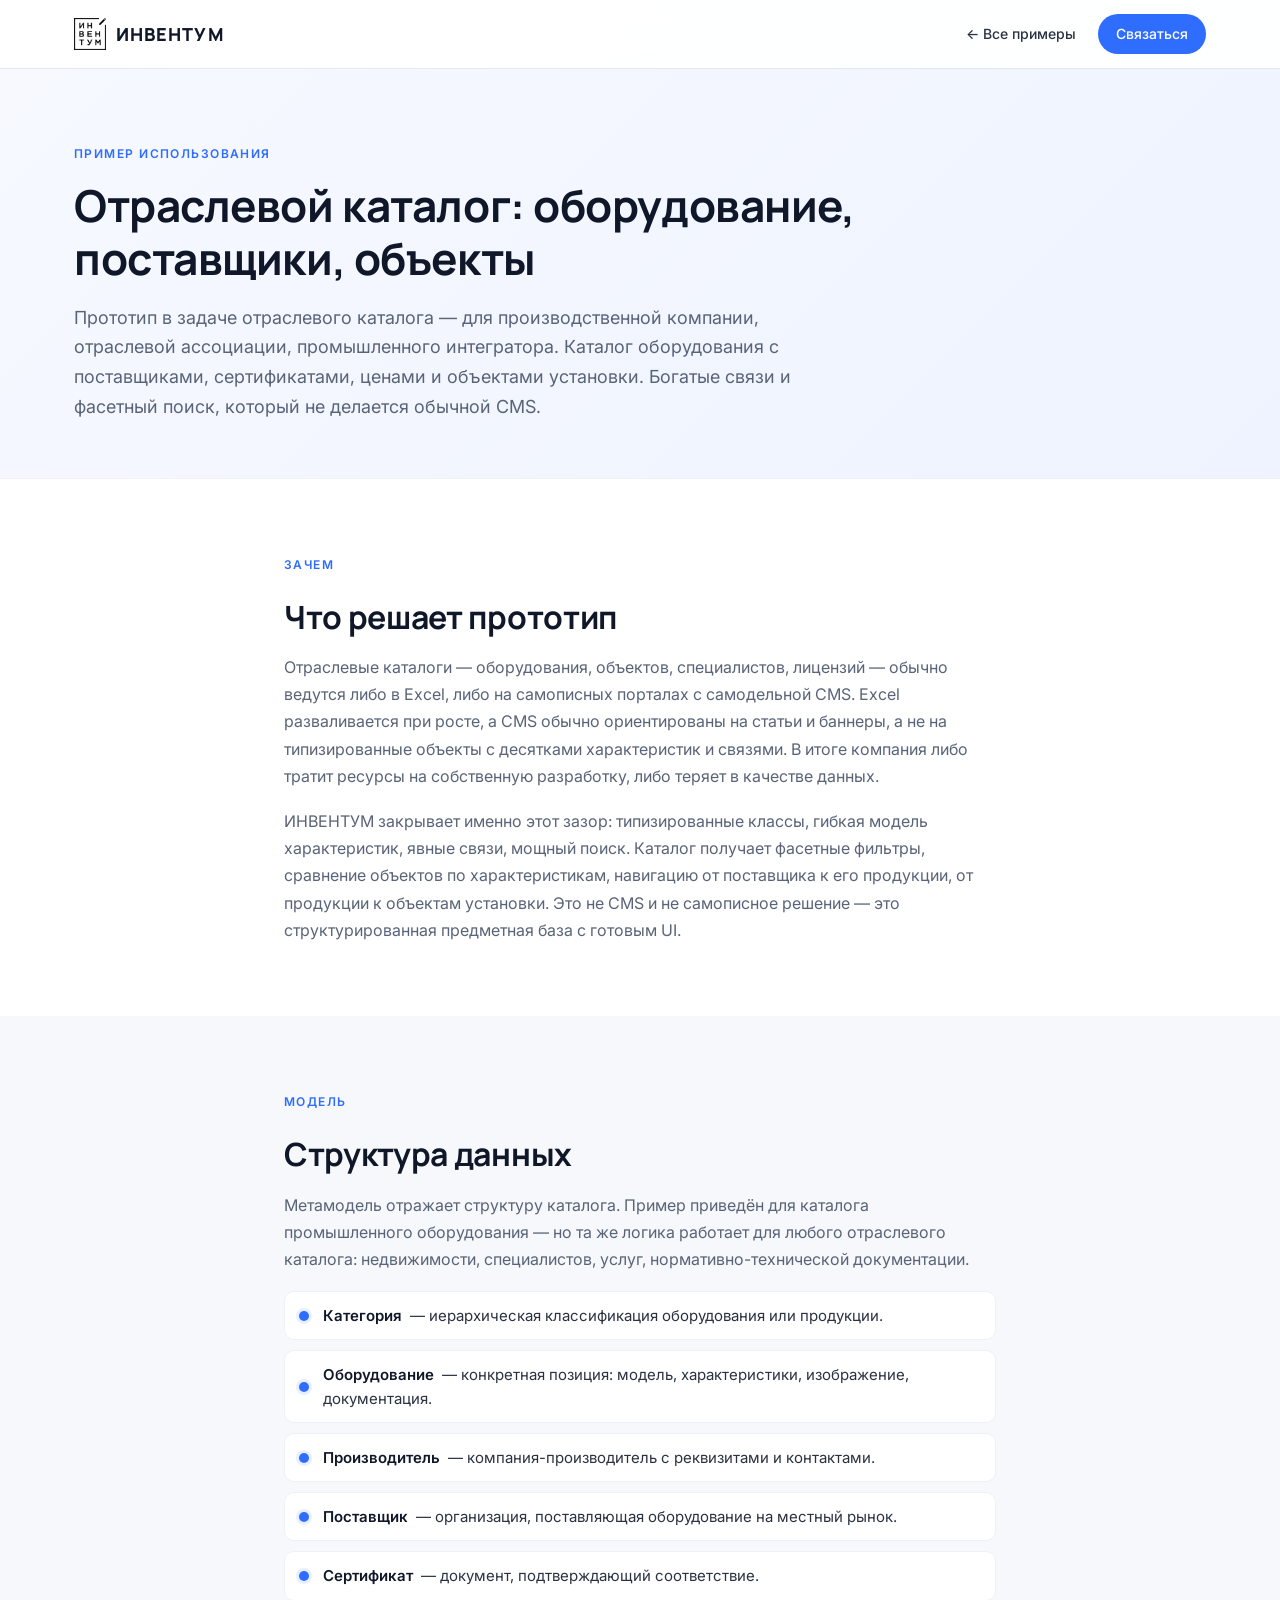
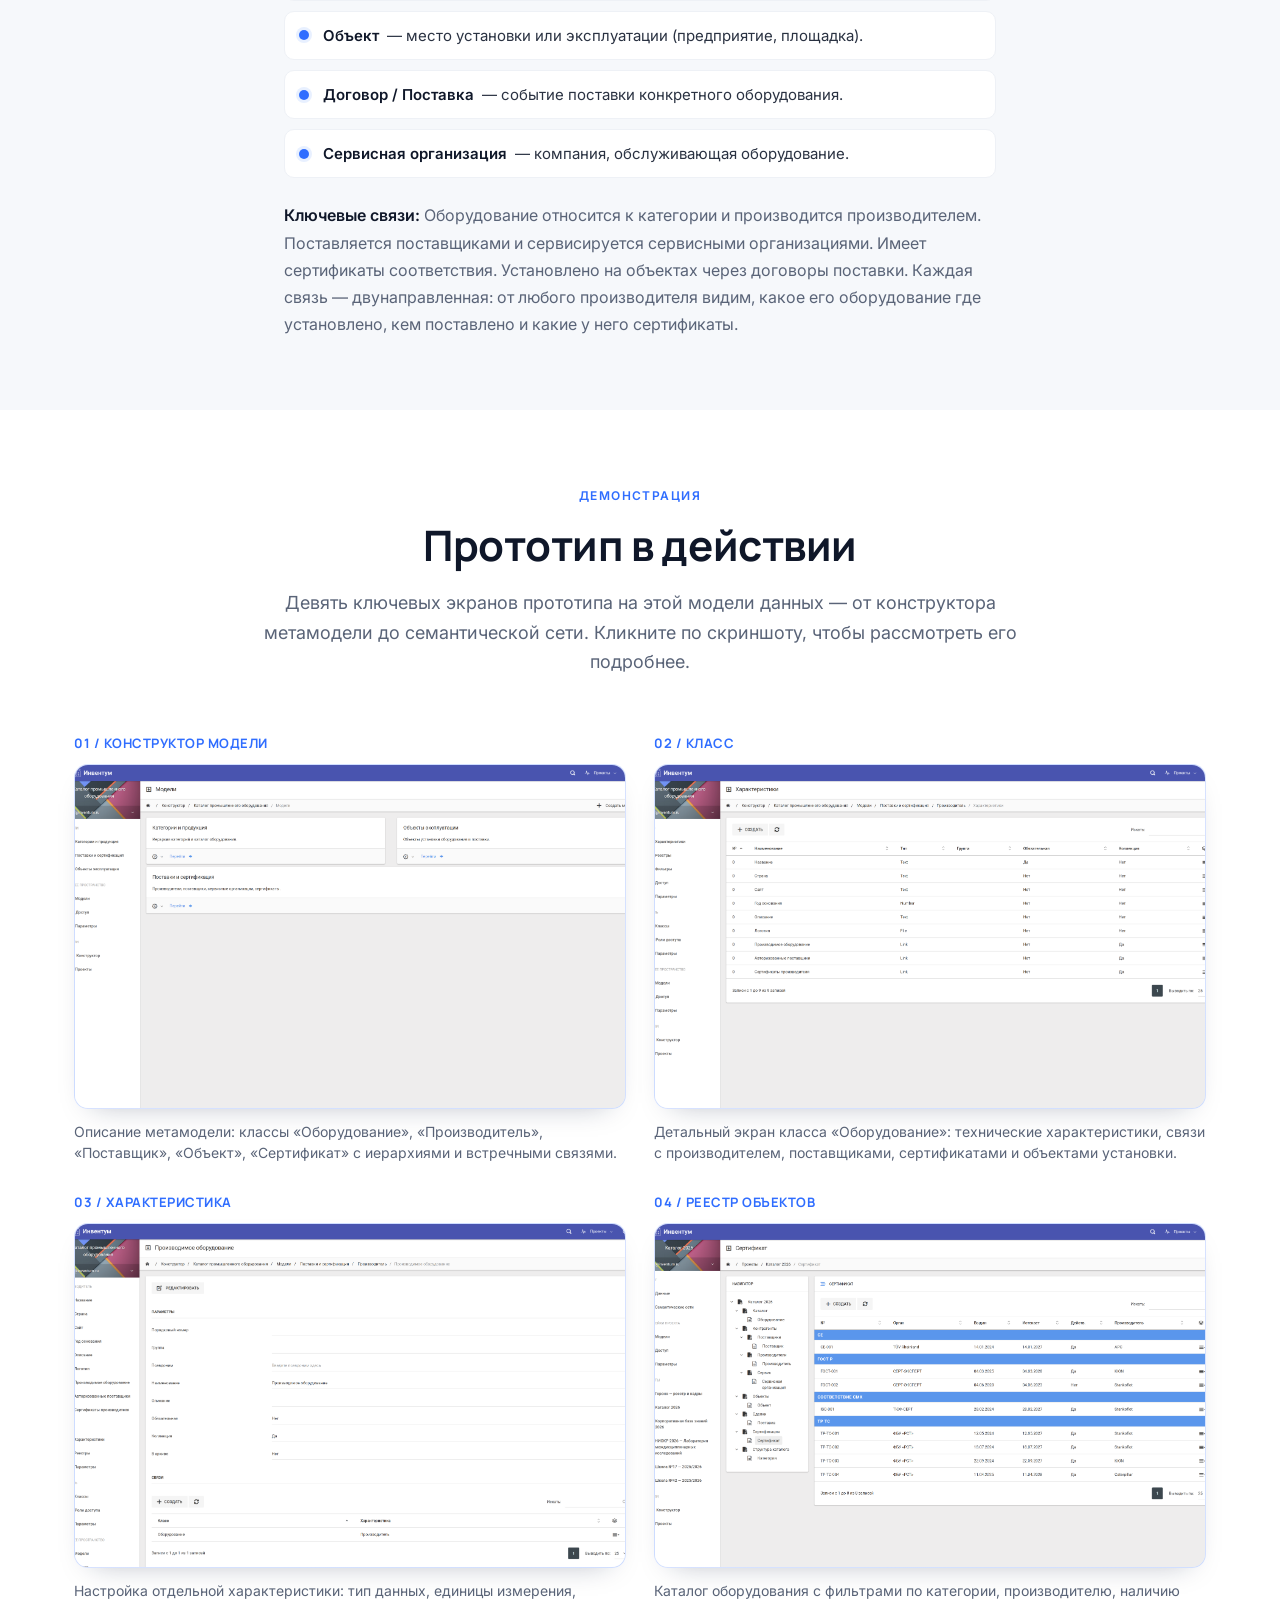
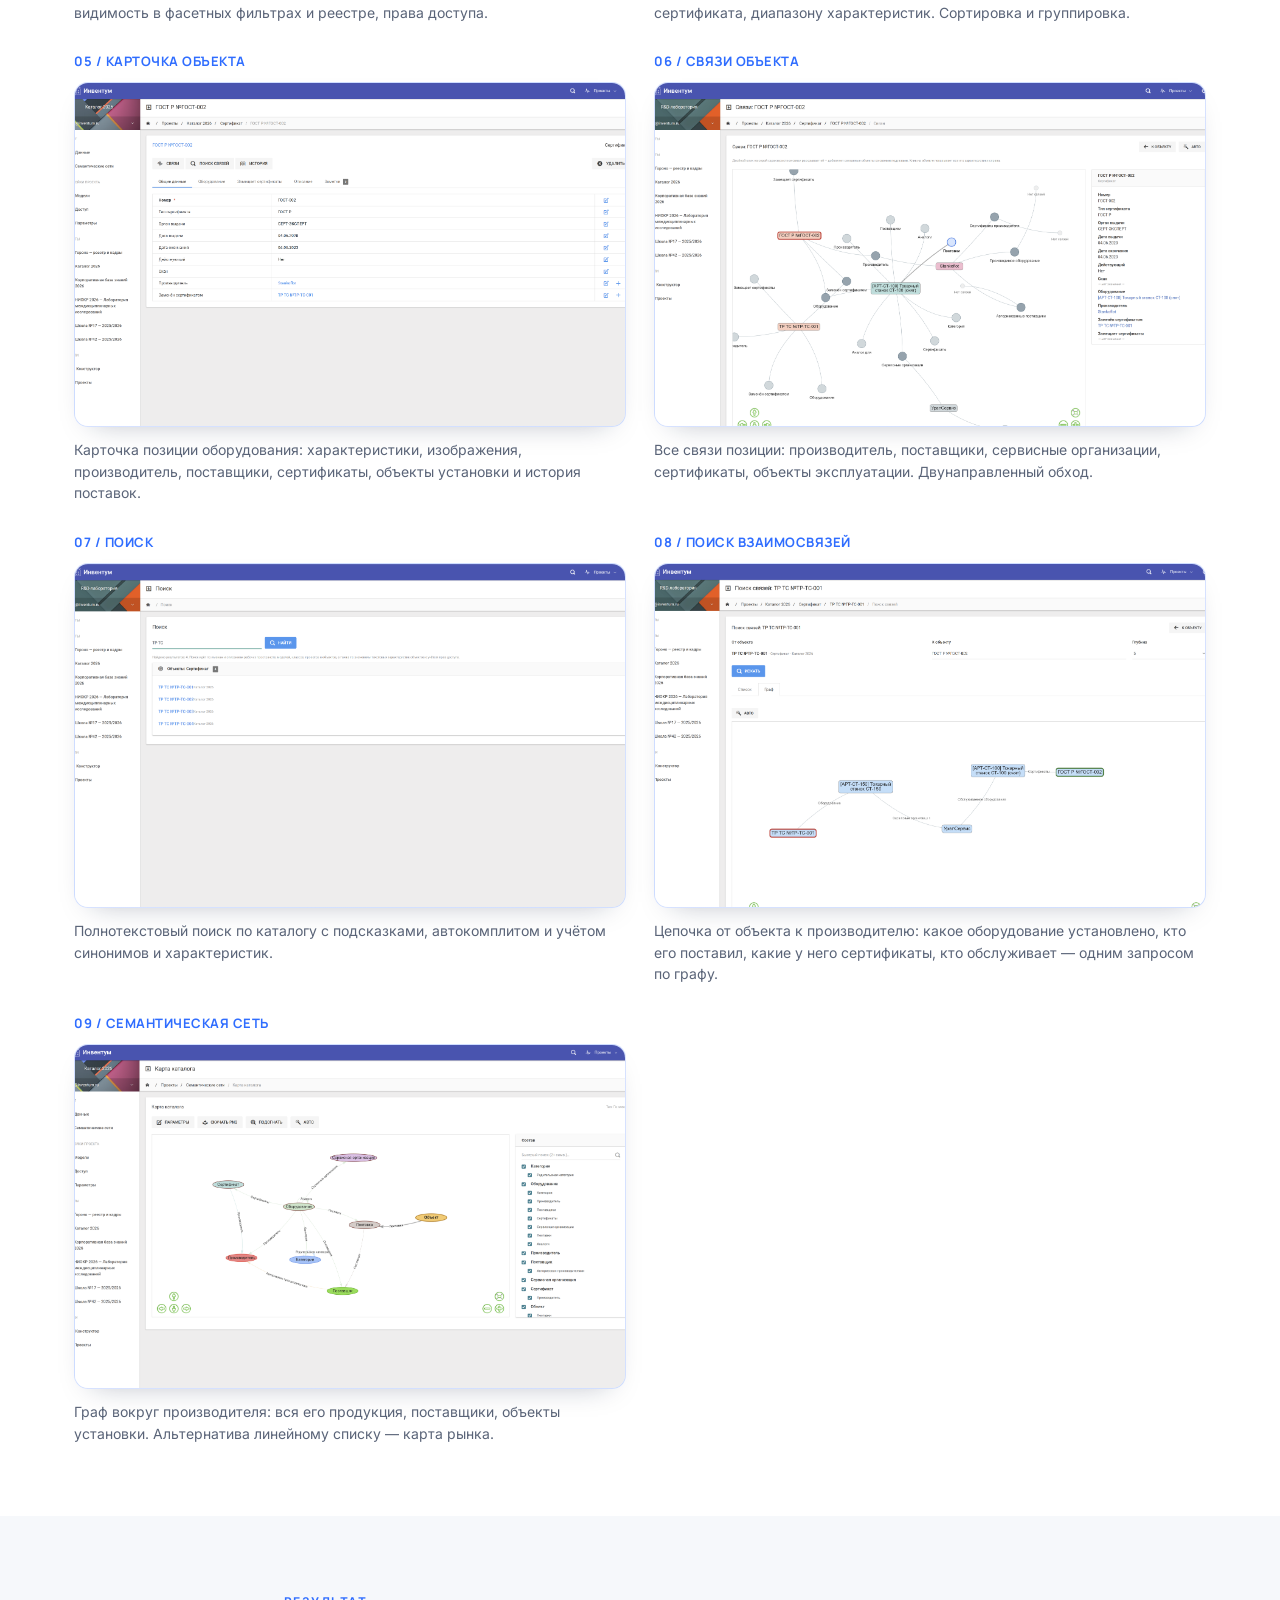
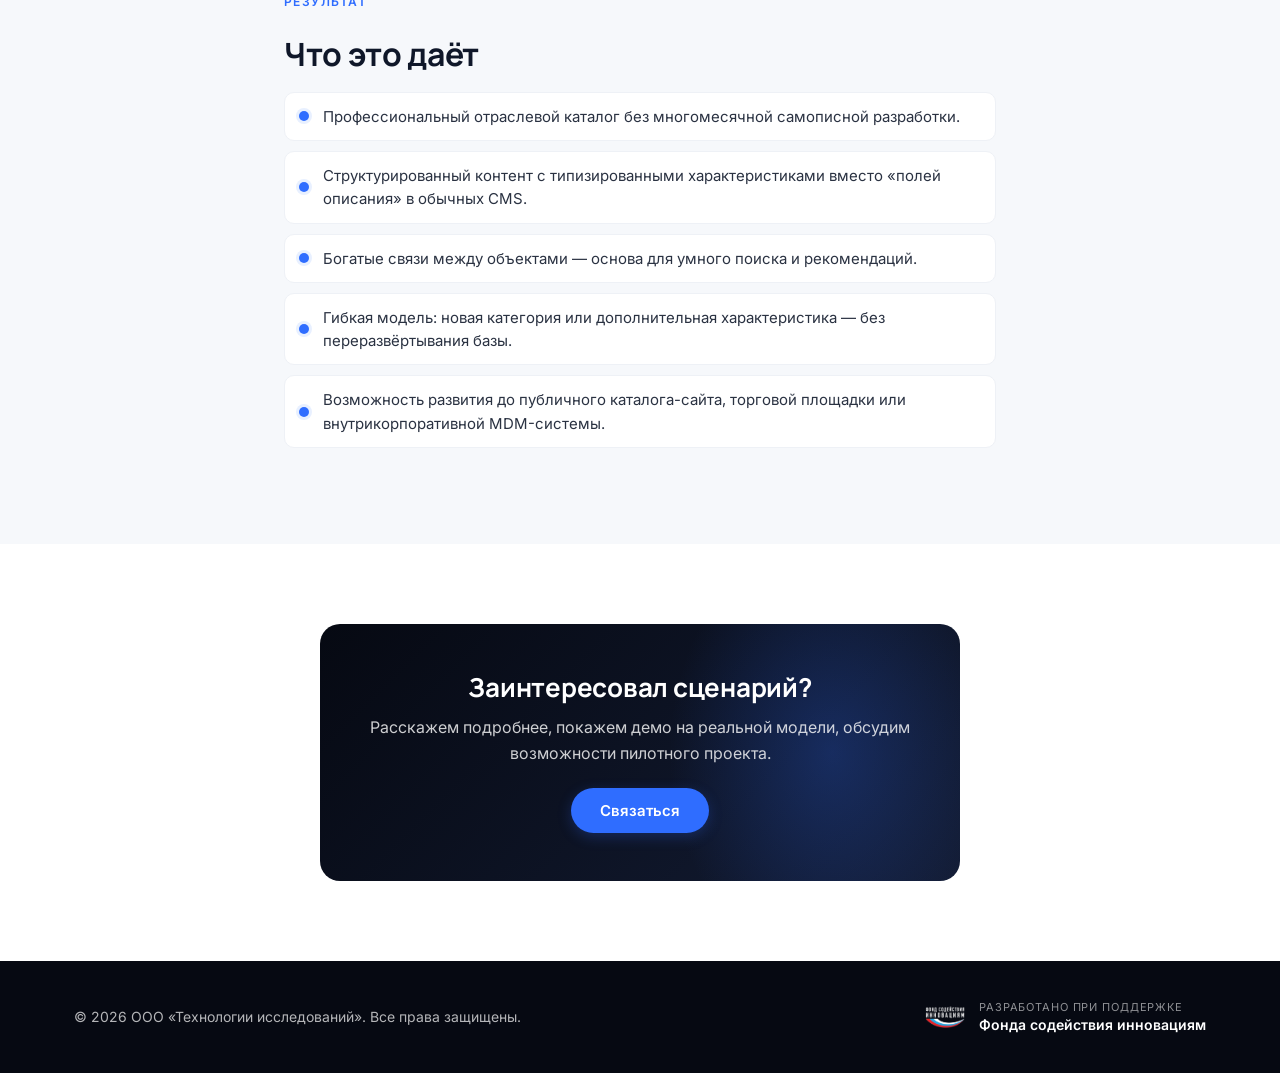
<file: examples/catalog.html>
<!DOCTYPE html>
<html lang="ru">
<head>
    <meta charset="UTF-8">
    <meta name="viewport" content="width=device-width, initial-scale=1.0">
    <title>Отраслевой каталог — пример использования ИНВЕНТУМ</title>
    <meta name="description" content="Применение прототипа ИНВЕНТУМ к задаче отраслевого каталога: оборудование, поставщики, объекты, договоры. Структурированный контент с богатыми связями и фасетным поиском.">
    <meta property="og:title" content="Отраслевой каталог — пример ИНВЕНТУМ">
    <meta property="og:description" content="Прототип ИНВЕНТУМ как платформа для отраслевого каталога с фасетным поиском.">
    <meta property="og:image" content="../assets/img/seo_img.jpg">
    <meta property="og:type" content="article">
    <link rel="icon" type="image/png" href="../assets/img/logo-dark.png">
    <link rel="preconnect" href="https://fonts.googleapis.com">
    <link rel="preconnect" href="https://fonts.gstatic.com" crossorigin>
    <link href="https://fonts.googleapis.com/css2?family=Inter:wght@300;400;500;600;700&family=Manrope:wght@500;600;700;800&display=swap" rel="stylesheet">
    <link rel="stylesheet" href="../assets/style.css">
</head>
<body class="case-page">

<nav class="nav is-scrolled" id="nav">
    <div class="container nav__inner">
        <a href="../index.html" class="nav__brand">
            <img src="../assets/img/logo-dark.png" alt="" class="nav__logo nav__logo--dark" style="opacity:1; position:static;">
            <span class="nav__title">ИНВЕНТУМ</span>
        </a>
        <ul class="nav__menu">
            <li><a href="../index.html#cases">← Все примеры</a></li>
            <li><a href="../index.html#contact" class="nav__cta">Связаться</a></li>
        </ul>
    </div>
</nav>

<header class="case-hero">
    <div class="container">
        <span class="case-hero__eyebrow">Пример использования</span>
        <h1 class="case-hero__title">Отраслевой каталог: оборудование, поставщики, объекты</h1>
        <p class="case-hero__lede">
            Прототип в задаче отраслевого каталога — для производственной компании,
            отраслевой ассоциации, промышленного интегратора. Каталог оборудования
            с поставщиками, сертификатами, ценами и объектами установки. Богатые связи
            и фасетный поиск, который не делается обычной CMS.
        </p>
    </div>
</header>

<section class="section case-section">
    <div class="container case-narrow">
        <span class="section__eyebrow">Зачем</span>
        <h2 class="case-h2">Что решает прототип</h2>
        <p class="case-p">
            Отраслевые каталоги — оборудования, объектов, специалистов, лицензий —
            обычно ведутся либо в Excel, либо на самописных порталах с самодельной CMS.
            Excel разваливается при росте, а CMS обычно ориентированы на статьи и баннеры,
            а не на типизированные объекты с десятками характеристик и связями. В итоге компания
            либо тратит ресурсы на собственную разработку, либо теряет в качестве данных.
        </p>
        <p class="case-p">
            ИНВЕНТУМ закрывает именно этот зазор: типизированные классы, гибкая модель характеристик,
            явные связи, мощный поиск. Каталог получает фасетные фильтры, сравнение объектов
            по характеристикам, навигацию от поставщика к его продукции, от продукции к
            объектам установки. Это не CMS и не самописное решение — это структурированная
            предметная база с готовым UI.
        </p>
    </div>
</section>

<section class="section case-section case-section--alt">
    <div class="container case-narrow">
        <span class="section__eyebrow">Модель</span>
        <h2 class="case-h2">Структура данных</h2>
        <p class="case-p">
            Метамодель отражает структуру каталога. Пример приведён для каталога
            промышленного оборудования — но та же логика работает для любого отраслевого
            каталога: недвижимости, специалистов, услуг, нормативно-технической документации.
        </p>
        <ul class="case-model">
            <li><strong>Категория</strong> — иерархическая классификация оборудования или продукции.</li>
            <li><strong>Оборудование</strong> — конкретная позиция: модель, характеристики, изображение, документация.</li>
            <li><strong>Производитель</strong> — компания-производитель с реквизитами и контактами.</li>
            <li><strong>Поставщик</strong> — организация, поставляющая оборудование на местный рынок.</li>
            <li><strong>Сертификат</strong> — документ, подтверждающий соответствие.</li>
            <li><strong>Объект</strong> — место установки или эксплуатации (предприятие, площадка).</li>
            <li><strong>Договор / Поставка</strong> — событие поставки конкретного оборудования.</li>
            <li><strong>Сервисная организация</strong> — компания, обслуживающая оборудование.</li>
        </ul>
        <p class="case-p">
            <strong>Ключевые связи:</strong> Оборудование относится к категории и производится
            производителем. Поставляется поставщиками и сервисируется сервисными организациями.
            Имеет сертификаты соответствия. Установлено на объектах через договоры поставки.
            Каждая связь — двунаправленная: от любого производителя видим, какое его оборудование
            где установлено, кем поставлено и какие у него сертификаты.
        </p>
    </div>
</section>

<section class="section case-section">
    <div class="container">
        <div class="section__head">
            <span class="section__eyebrow">Демонстрация</span>
            <h2 class="section__title">Прототип в действии</h2>
            <p class="section__lede">
                Девять ключевых экранов прототипа на этой модели данных — от конструктора
                метамодели до семантической сети. Кликните по скриншоту, чтобы рассмотреть
                его подробнее.
            </p>
        </div>

        <div class="case-shots">
            <figure class="case-shot">
                <span class="case-shot__type">01 / Конструктор модели</span>
                <div class="case-shot__frame">
                    <img src="../assets/img/screens/catalog/constructor.png" alt="Конструктор модели каталога">
                </div>
                <figcaption>
                    Описание метамодели: классы «Оборудование», «Производитель», «Поставщик»,
                    «Объект», «Сертификат» с иерархиями и встречными связями.
                </figcaption>
            </figure>

            <figure class="case-shot">
                <span class="case-shot__type">02 / Класс</span>
                <div class="case-shot__frame">
                    <img src="../assets/img/screens/catalog/class.png" alt="Экран настройки класса «Оборудование»">
                </div>
                <figcaption>
                    Детальный экран класса «Оборудование»: технические характеристики,
                    связи с производителем, поставщиками, сертификатами и объектами установки.
                </figcaption>
            </figure>

            <figure class="case-shot">
                <span class="case-shot__type">03 / Характеристика</span>
                <div class="case-shot__frame">
                    <img src="../assets/img/screens/catalog/characteristic.png" alt="Настройка характеристики класса">
                </div>
                <figcaption>
                    Настройка отдельной характеристики: тип данных, единицы измерения,
                    видимость в фасетных фильтрах и реестре, права доступа.
                </figcaption>
            </figure>

            <figure class="case-shot">
                <span class="case-shot__type">04 / Реестр объектов</span>
                <div class="case-shot__frame">
                    <img src="../assets/img/screens/catalog/registry.png" alt="Каталог оборудования с фильтрами">
                </div>
                <figcaption>
                    Каталог оборудования с фильтрами по категории, производителю,
                    наличию сертификата, диапазону характеристик. Сортировка и группировка.
                </figcaption>
            </figure>

            <figure class="case-shot">
                <span class="case-shot__type">05 / Карточка объекта</span>
                <div class="case-shot__frame">
                    <img src="../assets/img/screens/catalog/card.png" alt="Карточка позиции оборудования">
                </div>
                <figcaption>
                    Карточка позиции оборудования: характеристики, изображения, производитель,
                    поставщики, сертификаты, объекты установки и история поставок.
                </figcaption>
            </figure>

            <figure class="case-shot">
                <span class="case-shot__type">06 / Связи объекта</span>
                <div class="case-shot__frame">
                    <img src="../assets/img/screens/catalog/links.png" alt="Связи позиции оборудования">
                </div>
                <figcaption>
                    Все связи позиции: производитель, поставщики, сервисные организации,
                    сертификаты, объекты эксплуатации. Двунаправленный обход.
                </figcaption>
            </figure>

            <figure class="case-shot">
                <span class="case-shot__type">07 / Поиск</span>
                <div class="case-shot__frame">
                    <img src="../assets/img/screens/catalog/search.png" alt="Полнотекстовый поиск по каталогу">
                </div>
                <figcaption>
                    Полнотекстовый поиск по каталогу с подсказками, автокомплитом и
                    учётом синонимов и характеристик.
                </figcaption>
            </figure>

            <figure class="case-shot">
                <span class="case-shot__type">08 / Поиск взаимосвязей</span>
                <div class="case-shot__frame">
                    <img src="../assets/img/screens/catalog/path.png" alt="Поиск пути между объектами каталога">
                </div>
                <figcaption>
                    Цепочка от объекта к производителю: какое оборудование установлено,
                    кто его поставил, какие у него сертификаты, кто обслуживает —
                    одним запросом по графу.
                </figcaption>
            </figure>

            <figure class="case-shot">
                <span class="case-shot__type">09 / Семантическая сеть</span>
                <div class="case-shot__frame">
                    <img src="../assets/img/screens/catalog/graph.png" alt="Семантическая сеть каталога">
                </div>
                <figcaption>
                    Граф вокруг производителя: вся его продукция, поставщики, объекты
                    установки. Альтернатива линейному списку — карта рынка.
                </figcaption>
            </figure>
        </div>
    </div>
</section>

<section class="section case-section case-section--alt">
    <div class="container case-narrow">
        <span class="section__eyebrow">Результат</span>
        <h2 class="case-h2">Что это даёт</h2>
        <ul class="case-outcome">
            <li>Профессиональный отраслевой каталог без многомесячной самописной разработки.</li>
            <li>Структурированный контент с типизированными характеристиками вместо «полей описания» в обычных CMS.</li>
            <li>Богатые связи между объектами — основа для умного поиска и рекомендаций.</li>
            <li>Гибкая модель: новая категория или дополнительная характеристика — без переразвёртывания базы.</li>
            <li>Возможность развития до публичного каталога-сайта, торговой площадки или внутрикорпоративной MDM-системы.</li>
        </ul>
    </div>
</section>

<section class="section case-cta-section">
    <div class="container">
        <div class="case-cta">
            <h2>Заинтересовал сценарий?</h2>
            <p>Расскажем подробнее, покажем демо на реальной модели, обсудим возможности пилотного проекта.</p>
            <a href="../index.html#contact" class="btn btn--primary">Связаться</a>
        </div>
    </div>
</section>

<footer class="footer">
    <div class="container footer__inner">
        <div class="footer__copy">© 2026 ООО «Технологии исследований». Все права защищены.</div>
        <a href="https://fasie.ru" target="_blank" rel="noopener" class="footer__support">
            <img src="../assets/img/fasie-white.png" alt="" class="footer__support-logo">
            <span class="footer__support-texts">
                <span class="footer__support-label">Разработано при поддержке</span>
                <span class="footer__support-name">Фонда содействия инновациям</span>
            </span>
        </a>
    </div>
</footer>

<button class="to-top" id="toTop" aria-label="Наверх">
    <svg viewBox="0 0 24 24" fill="none" stroke="currentColor" stroke-width="2" stroke-linecap="round" stroke-linejoin="round">
        <path d="M12 19V5M5 12l7-7 7 7"/>
    </svg>
</button>

<script src="../assets/main.js" defer></script>
</body>
</html>
</file>
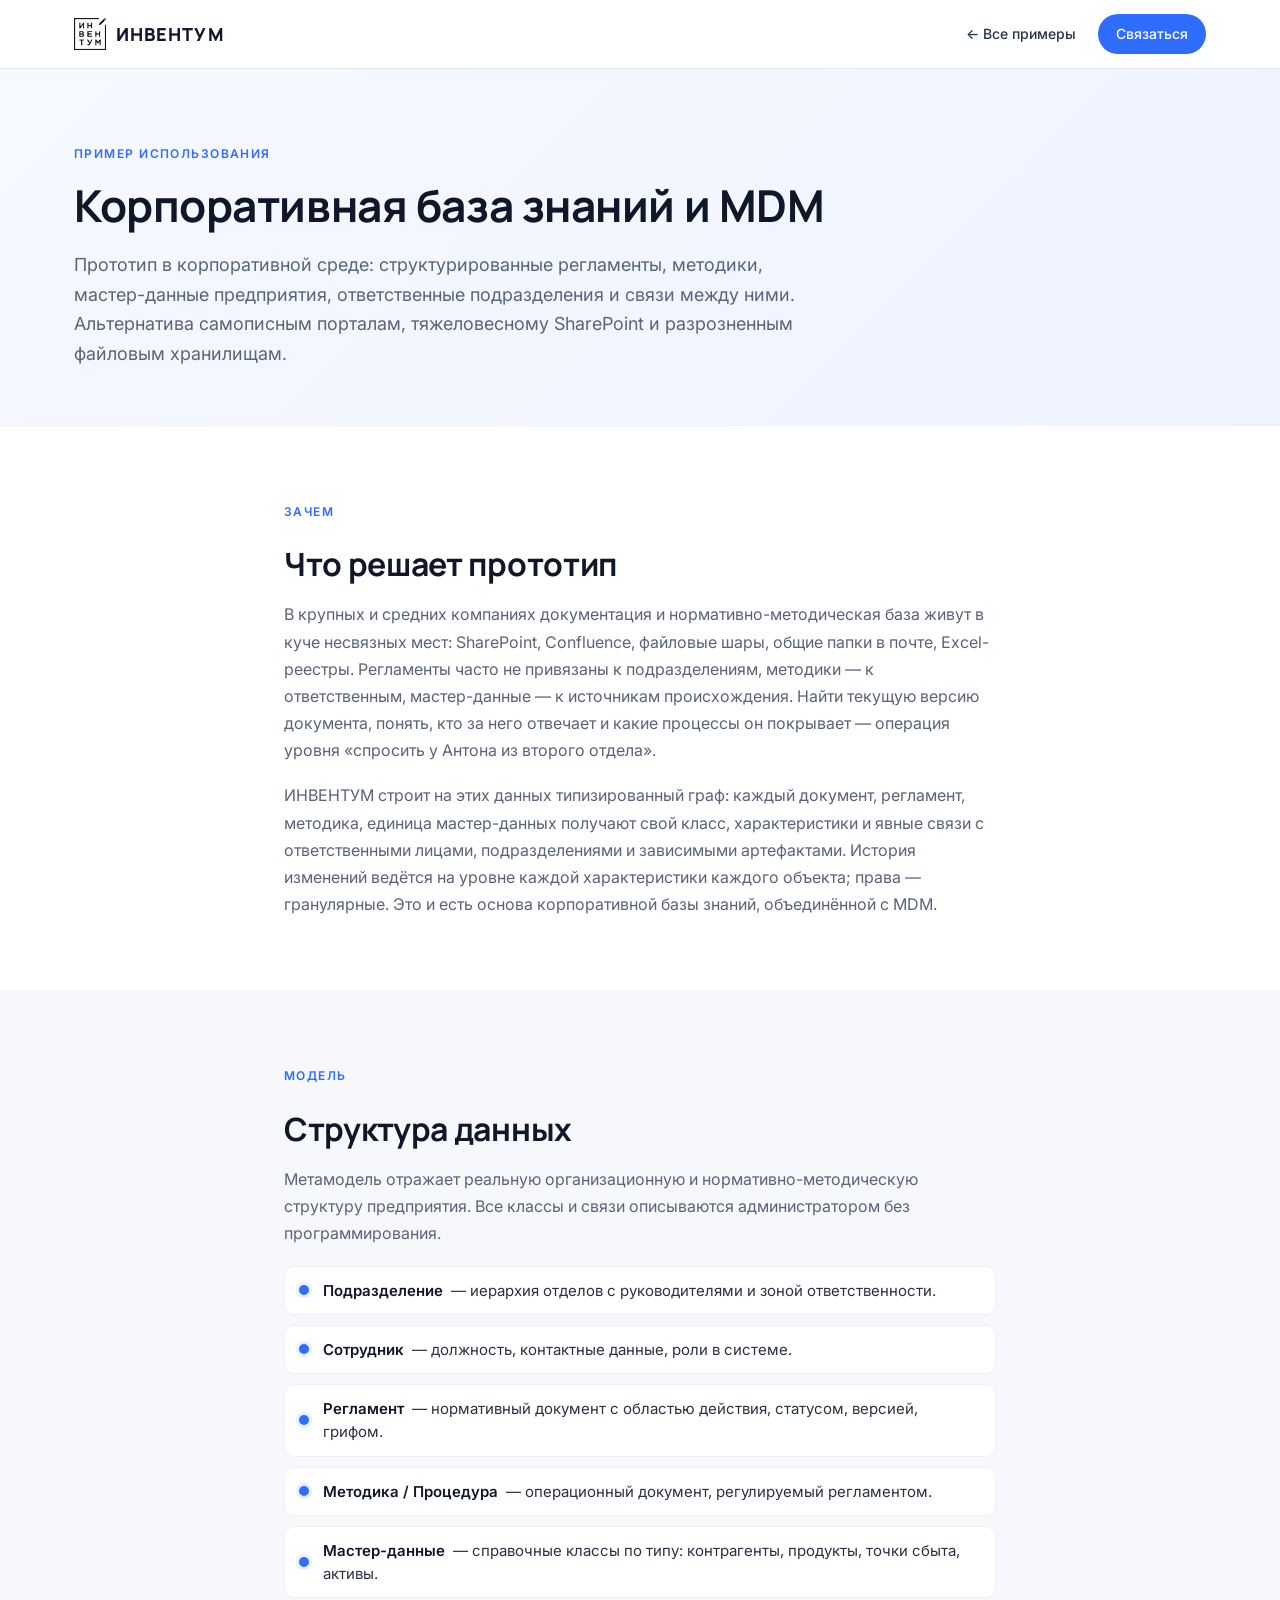
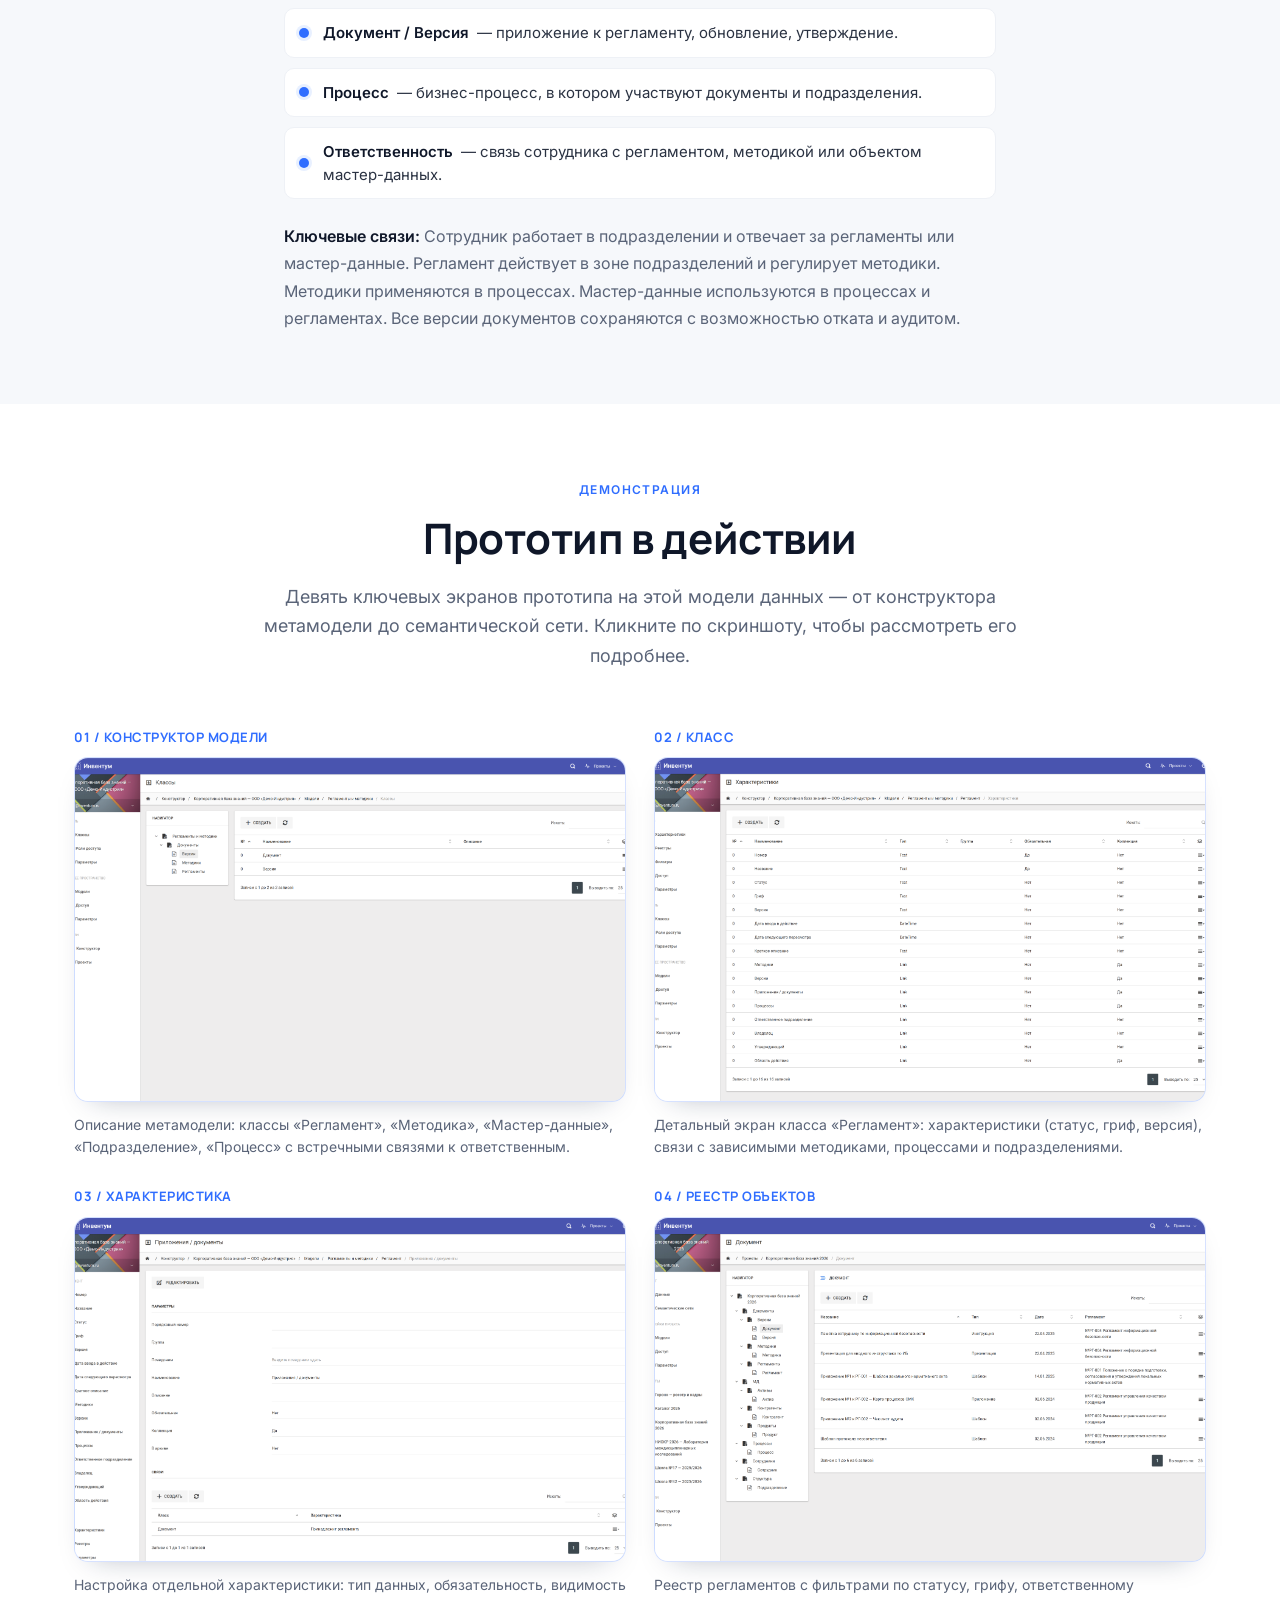
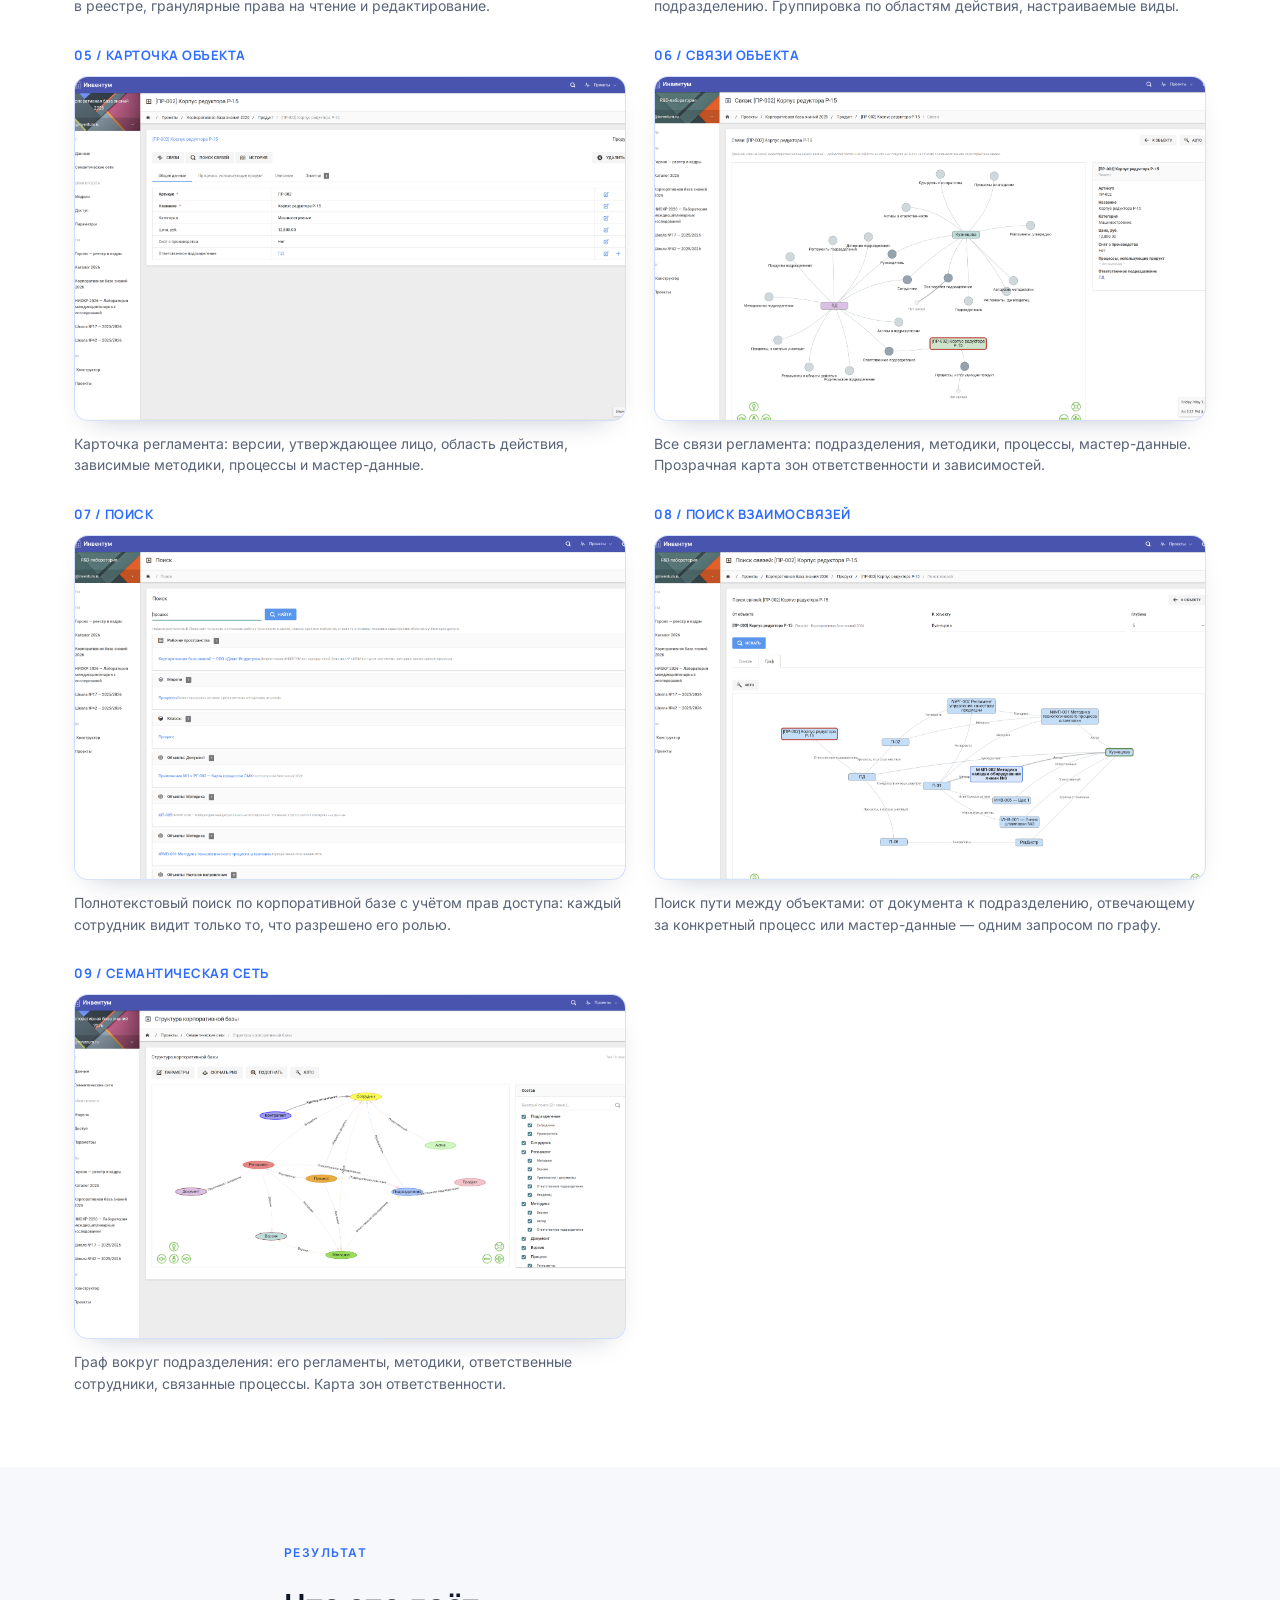
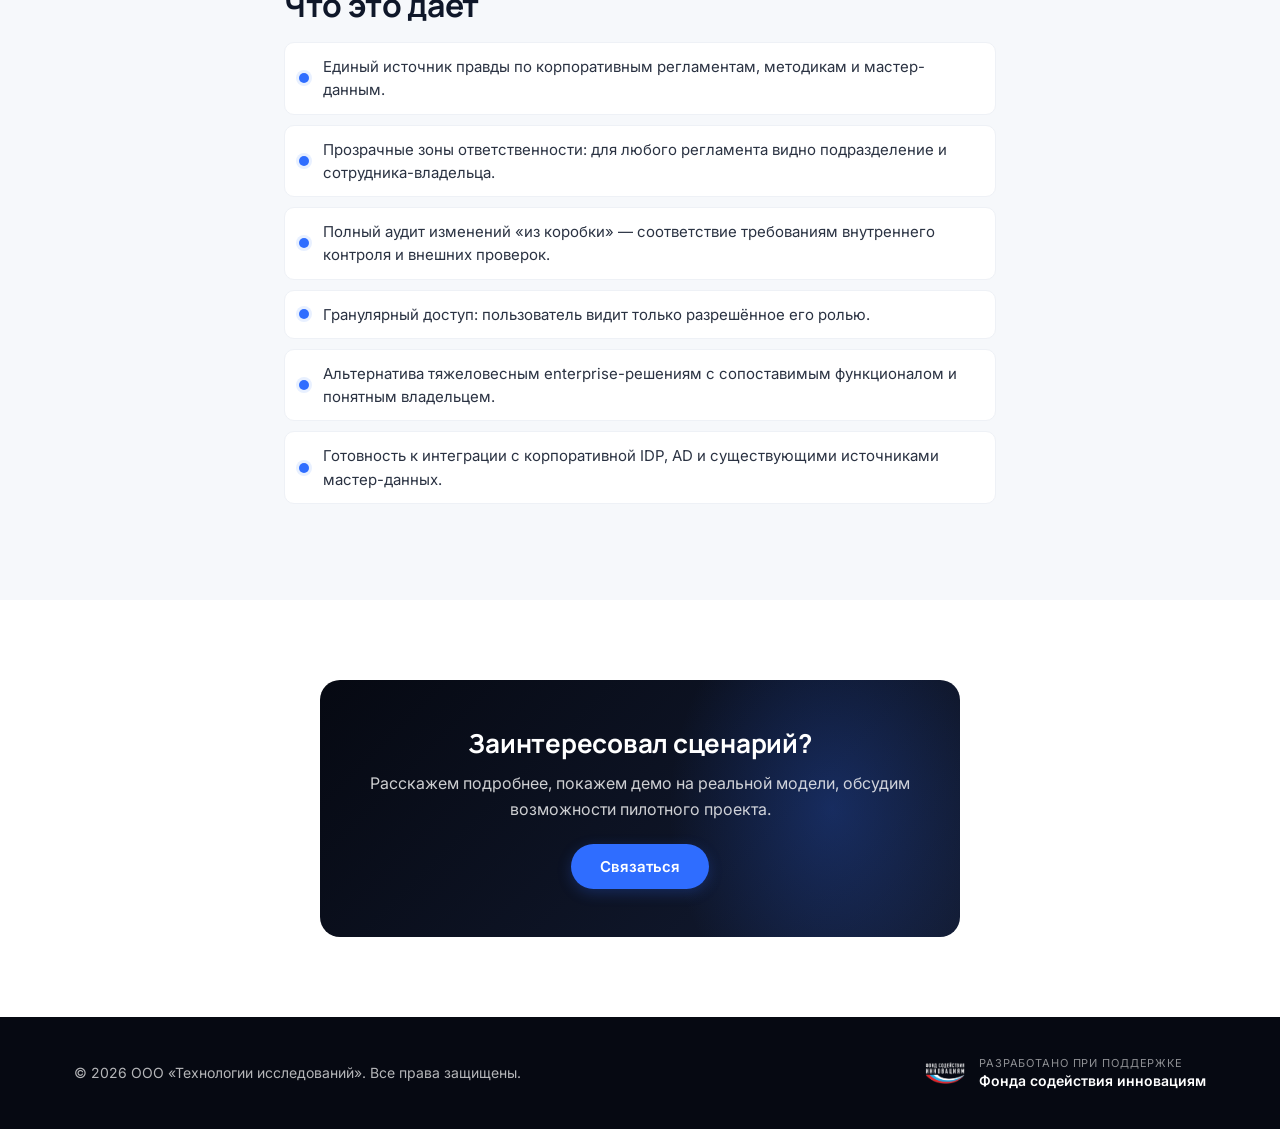
<file: examples/mdm.html>
<!DOCTYPE html>
<html lang="ru">
<head>
    <meta charset="UTF-8">
    <meta name="viewport" content="width=device-width, initial-scale=1.0">
    <title>Корпоративная база знаний и MDM — пример использования ИНВЕНТУМ</title>
    <meta name="description" content="Применение прототипа ИНВЕНТУМ к корпоративным задачам: структурированные регламенты, методики, мастер-данные предприятия, ответственные подразделения, история изменений.">
    <meta property="og:title" content="Корпоративная база знаний и MDM — пример ИНВЕНТУМ">
    <meta property="og:description" content="Прототип ИНВЕНТУМ как корпоративная база знаний и MDM-система.">
    <meta property="og:image" content="../assets/img/seo_img.jpg">
    <meta property="og:type" content="article">
    <link rel="icon" type="image/png" href="../assets/img/logo-dark.png">
    <link rel="preconnect" href="https://fonts.googleapis.com">
    <link rel="preconnect" href="https://fonts.gstatic.com" crossorigin>
    <link href="https://fonts.googleapis.com/css2?family=Inter:wght@300;400;500;600;700&family=Manrope:wght@500;600;700;800&display=swap" rel="stylesheet">
    <link rel="stylesheet" href="../assets/style.css">
</head>
<body class="case-page">

<nav class="nav is-scrolled" id="nav">
    <div class="container nav__inner">
        <a href="../index.html" class="nav__brand">
            <img src="../assets/img/logo-dark.png" alt="" class="nav__logo nav__logo--dark" style="opacity:1; position:static;">
            <span class="nav__title">ИНВЕНТУМ</span>
        </a>
        <ul class="nav__menu">
            <li><a href="../index.html#cases">← Все примеры</a></li>
            <li><a href="../index.html#contact" class="nav__cta">Связаться</a></li>
        </ul>
    </div>
</nav>

<header class="case-hero">
    <div class="container">
        <span class="case-hero__eyebrow">Пример использования</span>
        <h1 class="case-hero__title">Корпоративная база знаний и MDM</h1>
        <p class="case-hero__lede">
            Прототип в корпоративной среде: структурированные регламенты, методики,
            мастер-данные предприятия, ответственные подразделения и связи между ними.
            Альтернатива самописным порталам, тяжеловесному SharePoint и разрозненным
            файловым хранилищам.
        </p>
    </div>
</header>

<section class="section case-section">
    <div class="container case-narrow">
        <span class="section__eyebrow">Зачем</span>
        <h2 class="case-h2">Что решает прототип</h2>
        <p class="case-p">
            В крупных и средних компаниях документация и нормативно-методическая база живут
            в куче несвязных мест: SharePoint, Confluence, файловые шары, общие папки в почте,
            Excel-реестры. Регламенты часто не привязаны к подразделениям, методики — к
            ответственным, мастер-данные — к источникам происхождения. Найти текущую версию
            документа, понять, кто за него отвечает и какие процессы он покрывает —
            операция уровня «спросить у Антона из второго отдела».
        </p>
        <p class="case-p">
            ИНВЕНТУМ строит на этих данных типизированный граф: каждый документ, регламент,
            методика, единица мастер-данных получают свой класс, характеристики и явные связи
            с ответственными лицами, подразделениями и зависимыми артефактами. История
            изменений ведётся на уровне каждой характеристики каждого объекта; права —
            гранулярные. Это и есть основа корпоративной базы знаний, объединённой с MDM.
        </p>
    </div>
</section>

<section class="section case-section case-section--alt">
    <div class="container case-narrow">
        <span class="section__eyebrow">Модель</span>
        <h2 class="case-h2">Структура данных</h2>
        <p class="case-p">
            Метамодель отражает реальную организационную и нормативно-методическую структуру
            предприятия. Все классы и связи описываются администратором без программирования.
        </p>
        <ul class="case-model">
            <li><strong>Подразделение</strong> — иерархия отделов с руководителями и зоной ответственности.</li>
            <li><strong>Сотрудник</strong> — должность, контактные данные, роли в системе.</li>
            <li><strong>Регламент</strong> — нормативный документ с областью действия, статусом, версией, грифом.</li>
            <li><strong>Методика / Процедура</strong> — операционный документ, регулируемый регламентом.</li>
            <li><strong>Мастер-данные</strong> — справочные классы по типу: контрагенты, продукты, точки сбыта, активы.</li>
            <li><strong>Документ / Версия</strong> — приложение к регламенту, обновление, утверждение.</li>
            <li><strong>Процесс</strong> — бизнес-процесс, в котором участвуют документы и подразделения.</li>
            <li><strong>Ответственность</strong> — связь сотрудника с регламентом, методикой или объектом мастер-данных.</li>
        </ul>
        <p class="case-p">
            <strong>Ключевые связи:</strong> Сотрудник работает в подразделении и отвечает за
            регламенты или мастер-данные. Регламент действует в зоне подразделений и регулирует
            методики. Методики применяются в процессах. Мастер-данные используются в процессах
            и регламентах. Все версии документов сохраняются с возможностью отката и аудитом.
        </p>
    </div>
</section>

<section class="section case-section">
    <div class="container">
        <div class="section__head">
            <span class="section__eyebrow">Демонстрация</span>
            <h2 class="section__title">Прототип в действии</h2>
            <p class="section__lede">
                Девять ключевых экранов прототипа на этой модели данных — от конструктора
                метамодели до семантической сети. Кликните по скриншоту, чтобы рассмотреть
                его подробнее.
            </p>
        </div>

        <div class="case-shots">
            <figure class="case-shot">
                <span class="case-shot__type">01 / Конструктор модели</span>
                <div class="case-shot__frame">
                    <img src="../assets/img/screens/mdm/constructor.png" alt="Конструктор модели MDM">
                </div>
                <figcaption>
                    Описание метамодели: классы «Регламент», «Методика», «Мастер-данные»,
                    «Подразделение», «Процесс» с встречными связями к ответственным.
                </figcaption>
            </figure>

            <figure class="case-shot">
                <span class="case-shot__type">02 / Класс</span>
                <div class="case-shot__frame">
                    <img src="../assets/img/screens/mdm/class.png" alt="Экран настройки класса «Регламент»">
                </div>
                <figcaption>
                    Детальный экран класса «Регламент»: характеристики (статус, гриф, версия),
                    связи с зависимыми методиками, процессами и подразделениями.
                </figcaption>
            </figure>

            <figure class="case-shot">
                <span class="case-shot__type">03 / Характеристика</span>
                <div class="case-shot__frame">
                    <img src="../assets/img/screens/mdm/characteristic.png" alt="Настройка характеристики класса">
                </div>
                <figcaption>
                    Настройка отдельной характеристики: тип данных, обязательность,
                    видимость в реестре, гранулярные права на чтение и редактирование.
                </figcaption>
            </figure>

            <figure class="case-shot">
                <span class="case-shot__type">04 / Реестр объектов</span>
                <div class="case-shot__frame">
                    <img src="../assets/img/screens/mdm/registry.png" alt="Реестр регламентов">
                </div>
                <figcaption>
                    Реестр регламентов с фильтрами по статусу, грифу, ответственному
                    подразделению. Группировка по областям действия, настраиваемые виды.
                </figcaption>
            </figure>

            <figure class="case-shot">
                <span class="case-shot__type">05 / Карточка объекта</span>
                <div class="case-shot__frame">
                    <img src="../assets/img/screens/mdm/card.png" alt="Карточка регламента">
                </div>
                <figcaption>
                    Карточка регламента: версии, утверждающее лицо, область действия,
                    зависимые методики, процессы и мастер-данные.
                </figcaption>
            </figure>

            <figure class="case-shot">
                <span class="case-shot__type">06 / Связи объекта</span>
                <div class="case-shot__frame">
                    <img src="../assets/img/screens/mdm/links.png" alt="Связи регламента с другими объектами">
                </div>
                <figcaption>
                    Все связи регламента: подразделения, методики, процессы, мастер-данные.
                    Прозрачная карта зон ответственности и зависимостей.
                </figcaption>
            </figure>

            <figure class="case-shot">
                <span class="case-shot__type">07 / Поиск</span>
                <div class="case-shot__frame">
                    <img src="../assets/img/screens/mdm/search.png" alt="Полнотекстовый поиск по корпоративной базе">
                </div>
                <figcaption>
                    Полнотекстовый поиск по корпоративной базе с учётом прав доступа:
                    каждый сотрудник видит только то, что разрешено его ролью.
                </figcaption>
            </figure>

            <figure class="case-shot">
                <span class="case-shot__type">08 / Поиск взаимосвязей</span>
                <div class="case-shot__frame">
                    <img src="../assets/img/screens/mdm/path.png" alt="Поиск пути между объектами">
                </div>
                <figcaption>
                    Поиск пути между объектами: от документа к подразделению, отвечающему
                    за конкретный процесс или мастер-данные — одним запросом по графу.
                </figcaption>
            </figure>

            <figure class="case-shot">
                <span class="case-shot__type">09 / Семантическая сеть</span>
                <div class="case-shot__frame">
                    <img src="../assets/img/screens/mdm/graph.png" alt="Семантическая сеть корпоративной базы">
                </div>
                <figcaption>
                    Граф вокруг подразделения: его регламенты, методики, ответственные
                    сотрудники, связанные процессы. Карта зон ответственности.
                </figcaption>
            </figure>
        </div>
    </div>
</section>

<section class="section case-section case-section--alt">
    <div class="container case-narrow">
        <span class="section__eyebrow">Результат</span>
        <h2 class="case-h2">Что это даёт</h2>
        <ul class="case-outcome">
            <li>Единый источник правды по корпоративным регламентам, методикам и мастер-данным.</li>
            <li>Прозрачные зоны ответственности: для любого регламента видно подразделение и сотрудника-владельца.</li>
            <li>Полный аудит изменений «из коробки» — соответствие требованиям внутреннего контроля и внешних проверок.</li>
            <li>Гранулярный доступ: пользователь видит только разрешённое его ролью.</li>
            <li>Альтернатива тяжеловесным enterprise-решениям с сопоставимым функционалом и понятным владельцем.</li>
            <li>Готовность к интеграции с корпоративной IDP, AD и существующими источниками мастер-данных.</li>
        </ul>
    </div>
</section>

<section class="section case-cta-section">
    <div class="container">
        <div class="case-cta">
            <h2>Заинтересовал сценарий?</h2>
            <p>Расскажем подробнее, покажем демо на реальной модели, обсудим возможности пилотного проекта.</p>
            <a href="../index.html#contact" class="btn btn--primary">Связаться</a>
        </div>
    </div>
</section>

<footer class="footer">
    <div class="container footer__inner">
        <div class="footer__copy">© 2026 ООО «Технологии исследований». Все права защищены.</div>
        <a href="https://fasie.ru" target="_blank" rel="noopener" class="footer__support">
            <img src="../assets/img/fasie-white.png" alt="" class="footer__support-logo">
            <span class="footer__support-texts">
                <span class="footer__support-label">Разработано при поддержке</span>
                <span class="footer__support-name">Фонда содействия инновациям</span>
            </span>
        </a>
    </div>
</footer>

<button class="to-top" id="toTop" aria-label="Наверх">
    <svg viewBox="0 0 24 24" fill="none" stroke="currentColor" stroke-width="2" stroke-linecap="round" stroke-linejoin="round">
        <path d="M12 19V5M5 12l7-7 7 7"/>
    </svg>
</button>

<script src="../assets/main.js" defer></script>
</body>
</html>
</file>
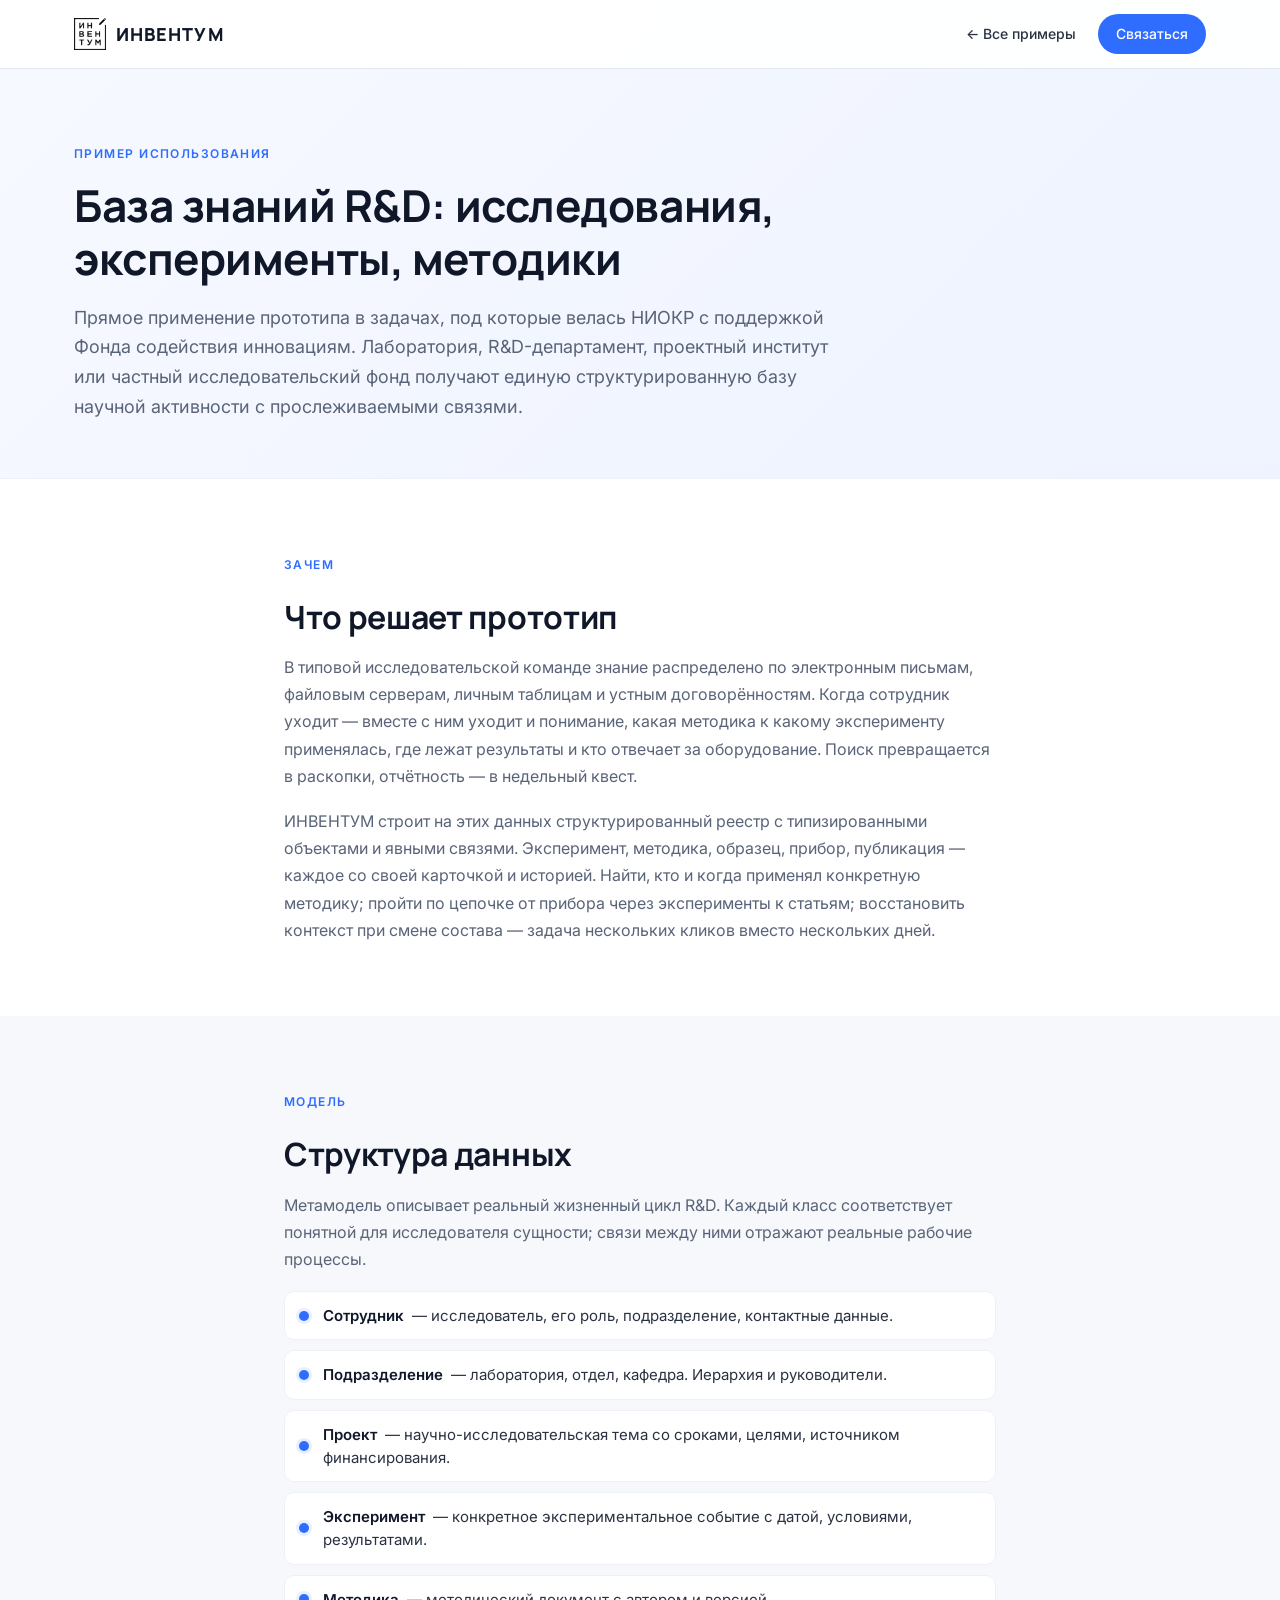
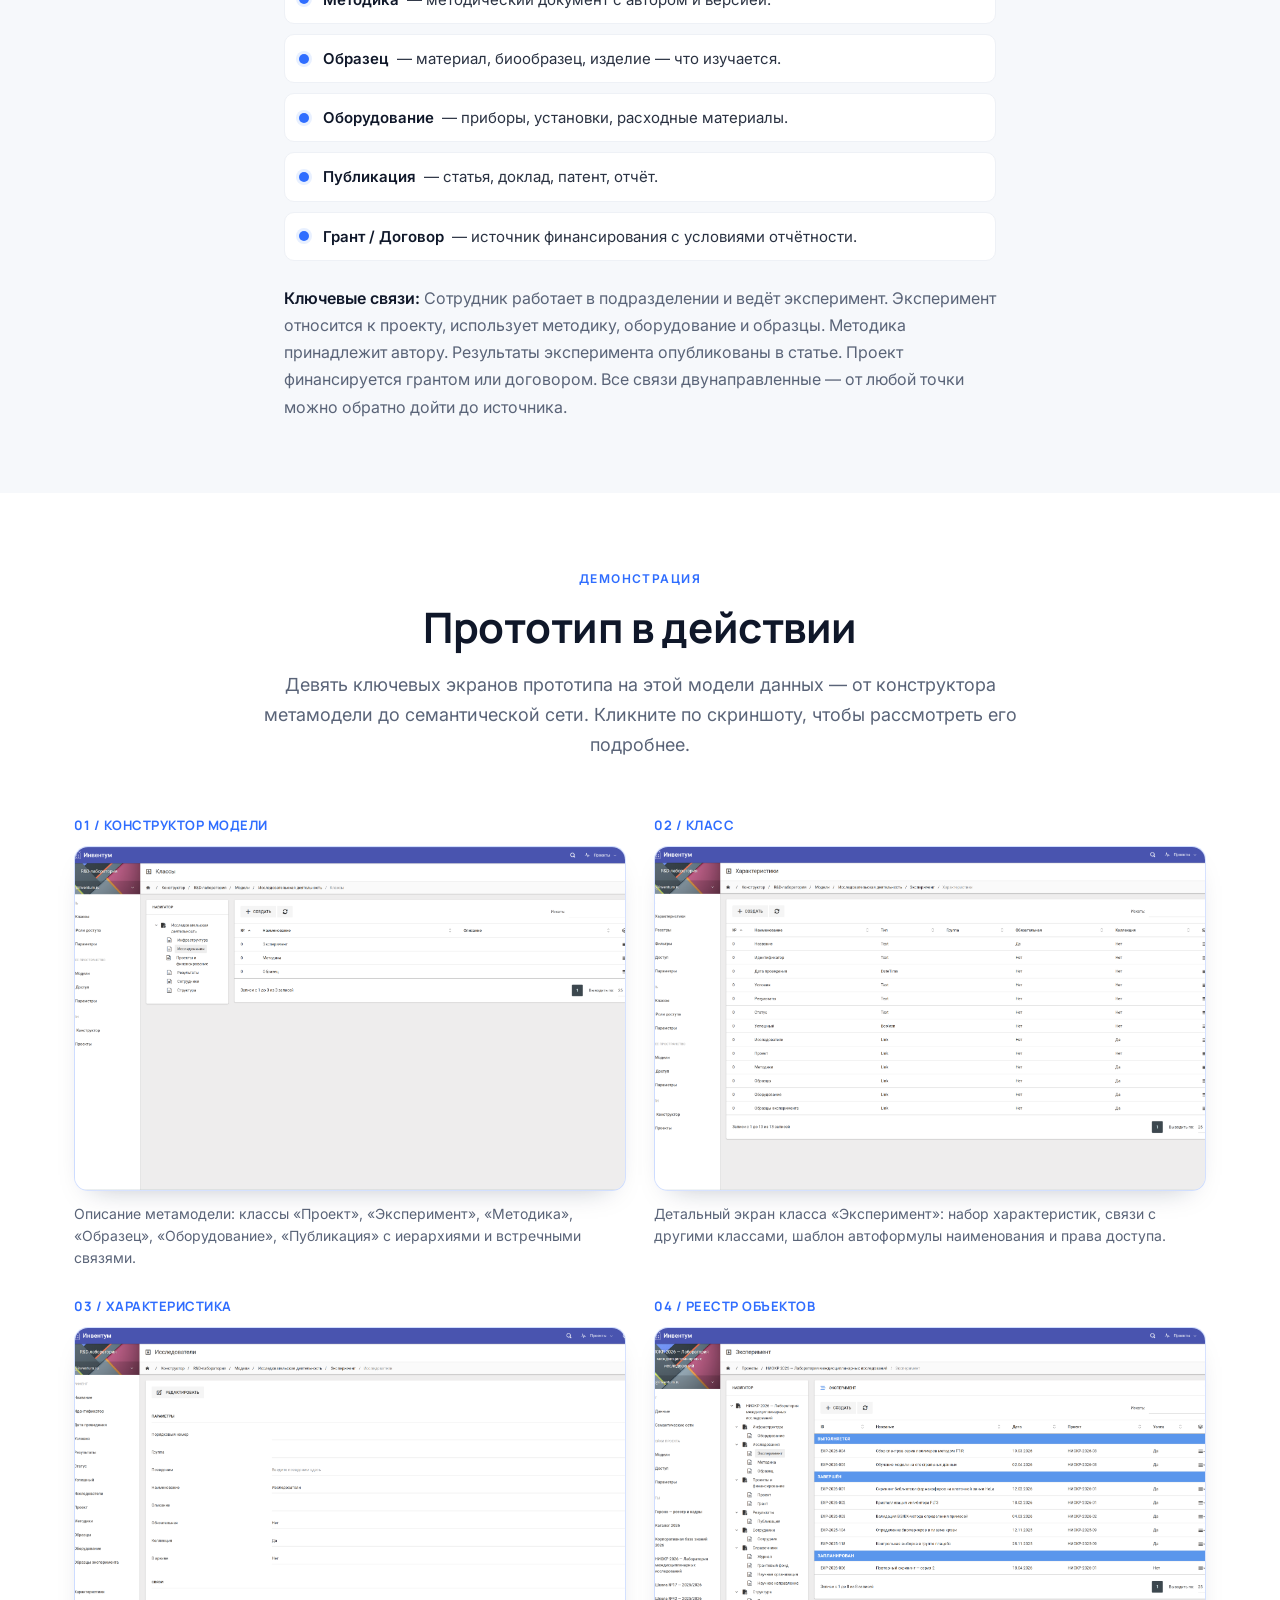
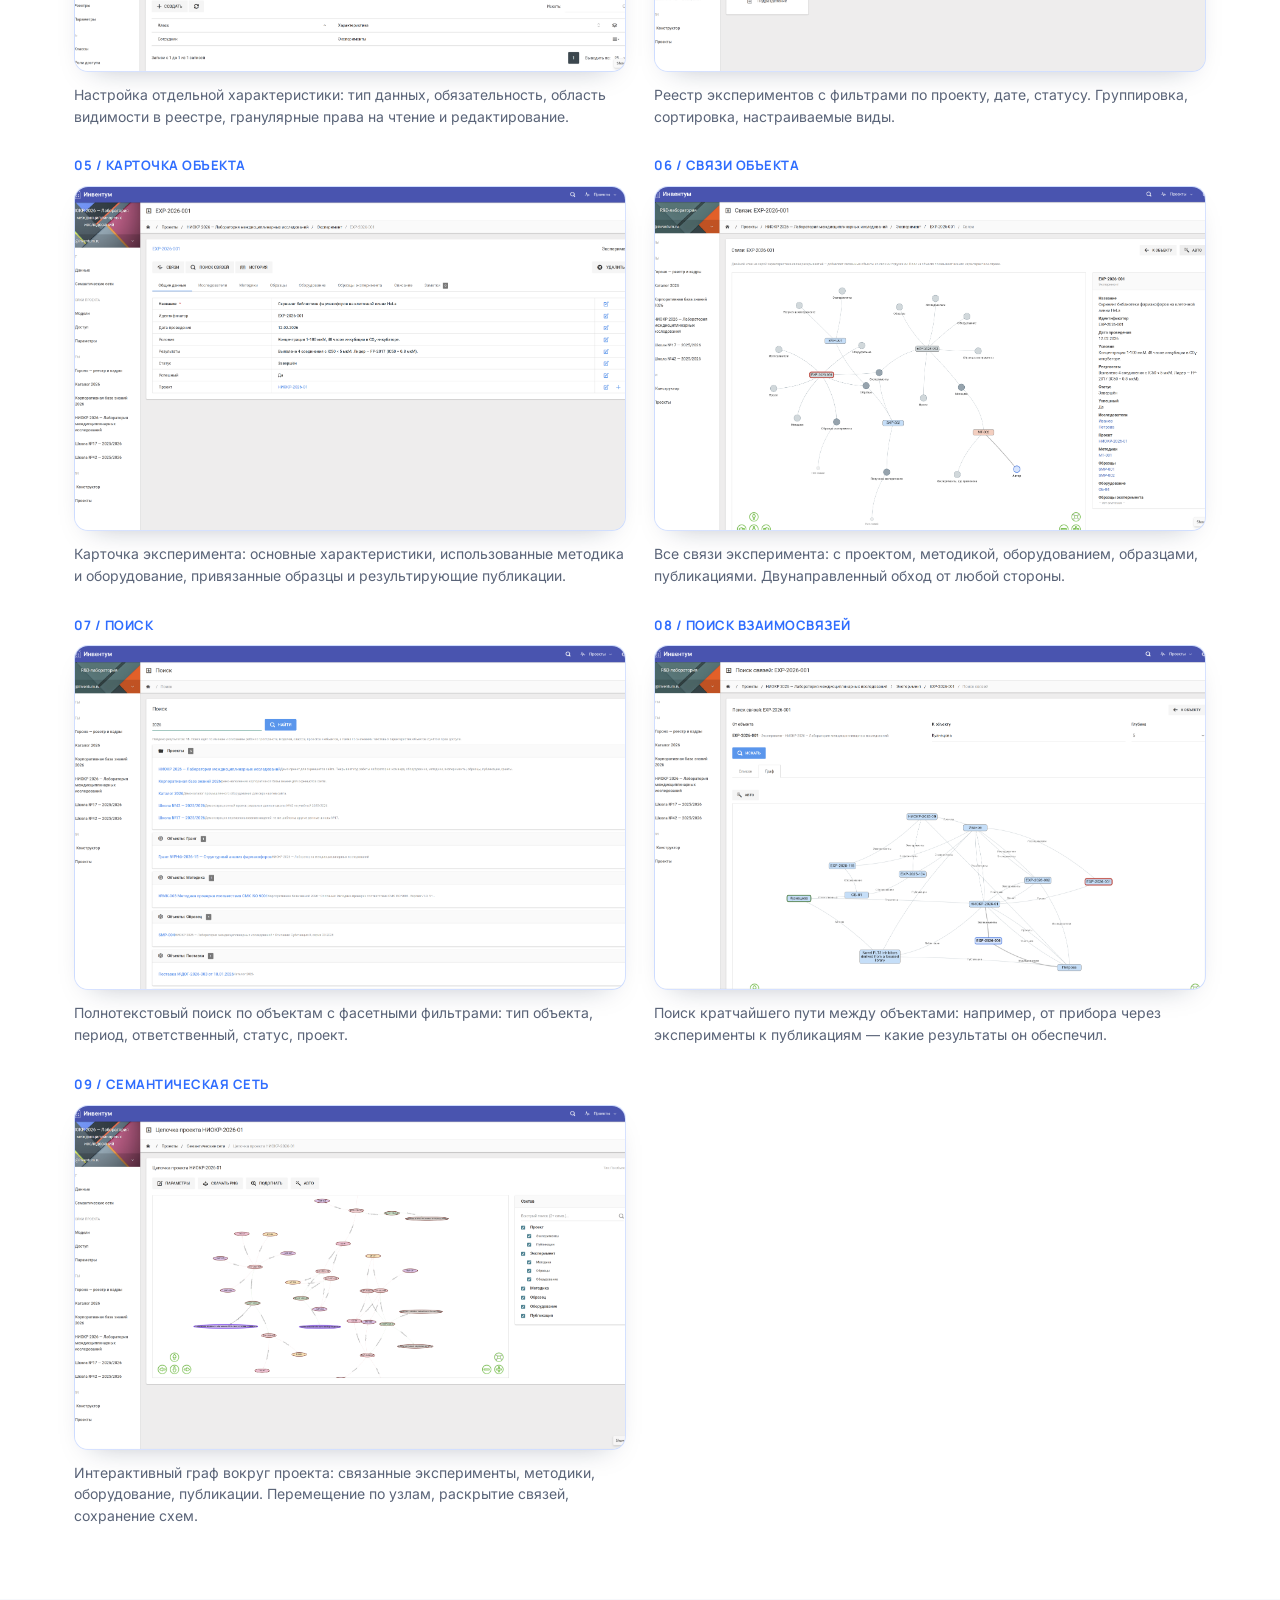
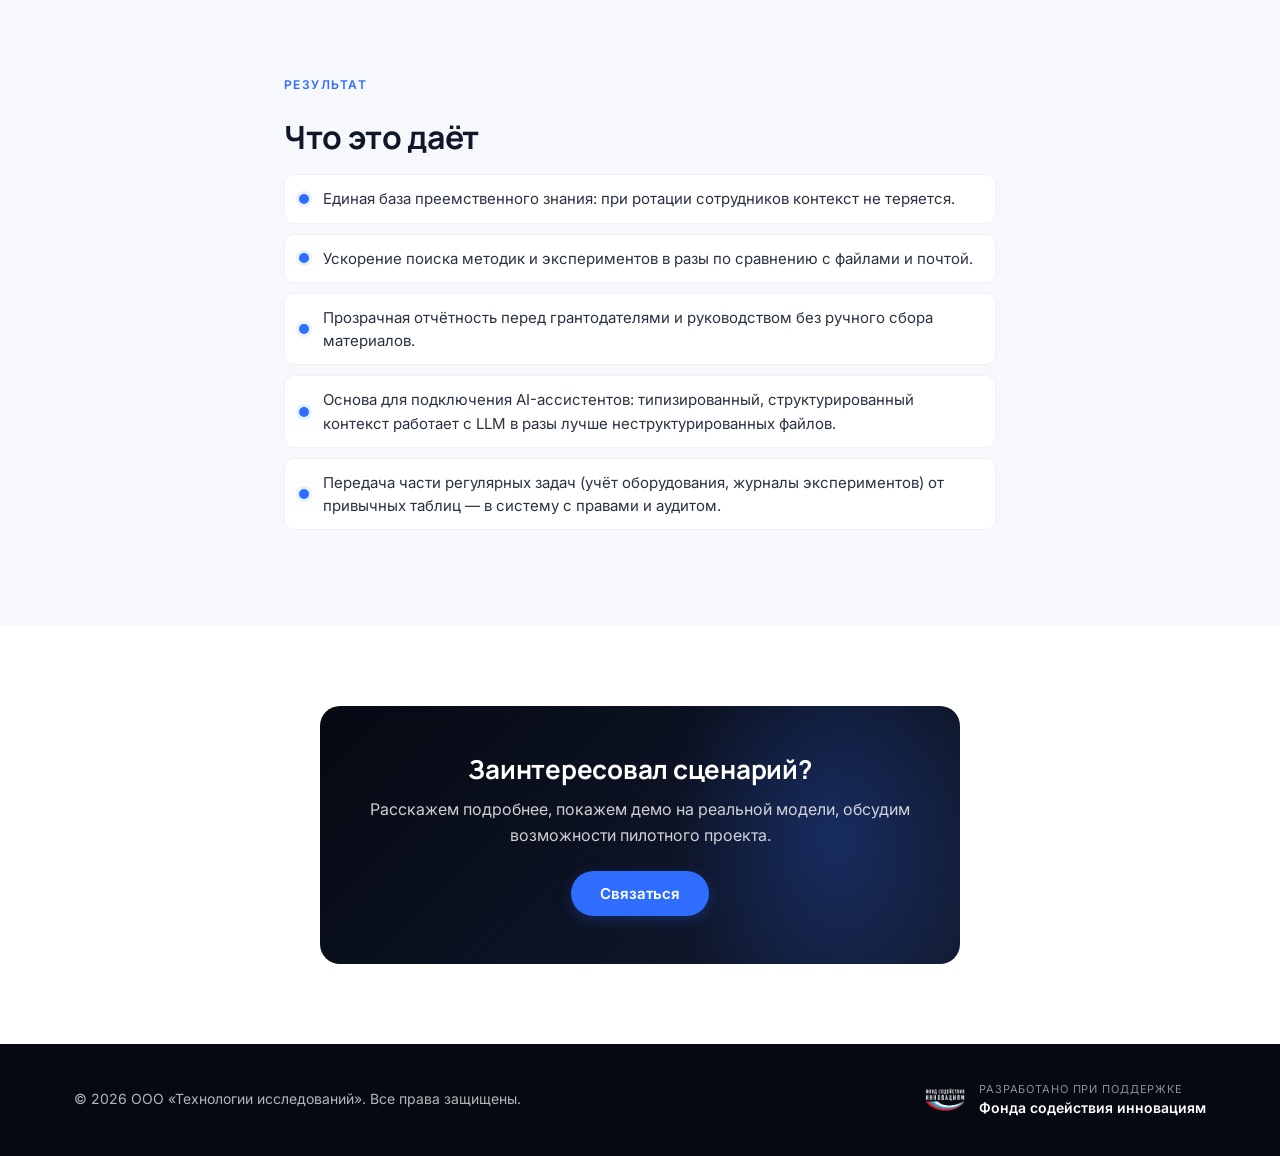
<file: examples/research.html>
<!DOCTYPE html>
<html lang="ru">
<head>
    <meta charset="UTF-8">
    <meta name="viewport" content="width=device-width, initial-scale=1.0">
    <title>База знаний R&amp;D — пример использования ИНВЕНТУМ</title>
    <meta name="description" content="Применение прототипа ИНВЕНТУМ к задачам R&D: единая база исследований, экспериментов, методик и публикаций со связями и графовой навигацией.">
    <meta property="og:title" content="База знаний R&D — пример ИНВЕНТУМ">
    <meta property="og:description" content="Прототип ИНВЕНТУМ в задачах поддержки научных исследований и R&D.">
    <meta property="og:image" content="../assets/img/seo_img.jpg">
    <meta property="og:type" content="article">
    <link rel="icon" type="image/png" href="../assets/img/logo-dark.png">
    <link rel="preconnect" href="https://fonts.googleapis.com">
    <link rel="preconnect" href="https://fonts.gstatic.com" crossorigin>
    <link href="https://fonts.googleapis.com/css2?family=Inter:wght@300;400;500;600;700&family=Manrope:wght@500;600;700;800&display=swap" rel="stylesheet">
    <link rel="stylesheet" href="../assets/style.css">
</head>
<body class="case-page">

<nav class="nav is-scrolled" id="nav">
    <div class="container nav__inner">
        <a href="../index.html" class="nav__brand">
            <img src="../assets/img/logo-dark.png" alt="" class="nav__logo nav__logo--dark" style="opacity:1; position:static;">
            <span class="nav__title">ИНВЕНТУМ</span>
        </a>
        <ul class="nav__menu">
            <li><a href="../index.html#cases">← Все примеры</a></li>
            <li><a href="../index.html#contact" class="nav__cta">Связаться</a></li>
        </ul>
    </div>
</nav>

<header class="case-hero">
    <div class="container">
        <span class="case-hero__eyebrow">Пример использования</span>
        <h1 class="case-hero__title">База знаний R&amp;D: исследования, эксперименты, методики</h1>
        <p class="case-hero__lede">
            Прямое применение прототипа в задачах, под которые велась НИОКР с поддержкой
            Фонда содействия инновациям. Лаборатория, R&amp;D-департамент, проектный
            институт или частный исследовательский фонд получают единую структурированную
            базу научной активности с прослеживаемыми связями.
        </p>
    </div>
</header>

<section class="section case-section">
    <div class="container case-narrow">
        <span class="section__eyebrow">Зачем</span>
        <h2 class="case-h2">Что решает прототип</h2>
        <p class="case-p">
            В типовой исследовательской команде знание распределено по электронным письмам,
            файловым серверам, личным таблицам и устным договорённостям. Когда сотрудник
            уходит — вместе с ним уходит и понимание, какая методика к какому эксперименту
            применялась, где лежат результаты и кто отвечает за оборудование. Поиск превращается
            в раскопки, отчётность — в недельный квест.
        </p>
        <p class="case-p">
            ИНВЕНТУМ строит на этих данных структурированный реестр с типизированными
            объектами и явными связями. Эксперимент, методика, образец, прибор, публикация —
            каждое со своей карточкой и историей. Найти, кто и когда применял конкретную
            методику; пройти по цепочке от прибора через эксперименты к статьям; восстановить
            контекст при смене состава — задача нескольких кликов вместо нескольких дней.
        </p>
    </div>
</section>

<section class="section case-section case-section--alt">
    <div class="container case-narrow">
        <span class="section__eyebrow">Модель</span>
        <h2 class="case-h2">Структура данных</h2>
        <p class="case-p">
            Метамодель описывает реальный жизненный цикл R&amp;D. Каждый класс соответствует
            понятной для исследователя сущности; связи между ними отражают реальные рабочие
            процессы.
        </p>
        <ul class="case-model">
            <li><strong>Сотрудник</strong> — исследователь, его роль, подразделение, контактные данные.</li>
            <li><strong>Подразделение</strong> — лаборатория, отдел, кафедра. Иерархия и руководители.</li>
            <li><strong>Проект</strong> — научно-исследовательская тема со сроками, целями, источником финансирования.</li>
            <li><strong>Эксперимент</strong> — конкретное экспериментальное событие с датой, условиями, результатами.</li>
            <li><strong>Методика</strong> — методический документ с автором и версией.</li>
            <li><strong>Образец</strong> — материал, биообразец, изделие — что изучается.</li>
            <li><strong>Оборудование</strong> — приборы, установки, расходные материалы.</li>
            <li><strong>Публикация</strong> — статья, доклад, патент, отчёт.</li>
            <li><strong>Грант / Договор</strong> — источник финансирования с условиями отчётности.</li>
        </ul>
        <p class="case-p">
            <strong>Ключевые связи:</strong> Сотрудник работает в подразделении и ведёт эксперимент.
            Эксперимент относится к проекту, использует методику, оборудование и образцы.
            Методика принадлежит автору. Результаты эксперимента опубликованы в статье.
            Проект финансируется грантом или договором. Все связи двунаправленные — от любой
            точки можно обратно дойти до источника.
        </p>
    </div>
</section>

<section class="section case-section">
    <div class="container">
        <div class="section__head">
            <span class="section__eyebrow">Демонстрация</span>
            <h2 class="section__title">Прототип в действии</h2>
            <p class="section__lede">
                Девять ключевых экранов прототипа на этой модели данных — от конструктора
                метамодели до семантической сети. Кликните по скриншоту, чтобы рассмотреть
                его подробнее.
            </p>
        </div>

        <div class="case-shots">
            <figure class="case-shot">
                <span class="case-shot__type">01 / Конструктор модели</span>
                <div class="case-shot__frame">
                    <img src="../assets/img/screens/research/constructor.png" alt="Конструктор модели — список классов R&amp;D">
                </div>
                <figcaption>
                    Описание метамодели: классы «Проект», «Эксперимент», «Методика»,
                    «Образец», «Оборудование», «Публикация» с иерархиями и встречными связями.
                </figcaption>
            </figure>

            <figure class="case-shot">
                <span class="case-shot__type">02 / Класс</span>
                <div class="case-shot__frame">
                    <img src="../assets/img/screens/research/class.png" alt="Экран настройки класса «Эксперимент»">
                </div>
                <figcaption>
                    Детальный экран класса «Эксперимент»: набор характеристик, связи с другими
                    классами, шаблон автоформулы наименования и права доступа.
                </figcaption>
            </figure>

            <figure class="case-shot">
                <span class="case-shot__type">03 / Характеристика</span>
                <div class="case-shot__frame">
                    <img src="../assets/img/screens/research/characteristic.png" alt="Настройка характеристики класса">
                </div>
                <figcaption>
                    Настройка отдельной характеристики: тип данных, обязательность, область
                    видимости в реестре, гранулярные права на чтение и редактирование.
                </figcaption>
            </figure>

            <figure class="case-shot">
                <span class="case-shot__type">04 / Реестр объектов</span>
                <div class="case-shot__frame">
                    <img src="../assets/img/screens/research/registry.png" alt="Реестр экспериментов">
                </div>
                <figcaption>
                    Реестр экспериментов с фильтрами по проекту, дате, статусу.
                    Группировка, сортировка, настраиваемые виды.
                </figcaption>
            </figure>

            <figure class="case-shot">
                <span class="case-shot__type">05 / Карточка объекта</span>
                <div class="case-shot__frame">
                    <img src="../assets/img/screens/research/card.png" alt="Карточка эксперимента">
                </div>
                <figcaption>
                    Карточка эксперимента: основные характеристики, использованные методика
                    и оборудование, привязанные образцы и результирующие публикации.
                </figcaption>
            </figure>

            <figure class="case-shot">
                <span class="case-shot__type">06 / Связи объекта</span>
                <div class="case-shot__frame">
                    <img src="../assets/img/screens/research/links.png" alt="Связи эксперимента с другими объектами">
                </div>
                <figcaption>
                    Все связи эксперимента: с проектом, методикой, оборудованием,
                    образцами, публикациями. Двунаправленный обход от любой стороны.
                </figcaption>
            </figure>

            <figure class="case-shot">
                <span class="case-shot__type">07 / Поиск</span>
                <div class="case-shot__frame">
                    <img src="../assets/img/screens/research/search.png" alt="Полнотекстовый поиск">
                </div>
                <figcaption>
                    Полнотекстовый поиск по объектам с фасетными фильтрами:
                    тип объекта, период, ответственный, статус, проект.
                </figcaption>
            </figure>

            <figure class="case-shot">
                <span class="case-shot__type">08 / Поиск взаимосвязей</span>
                <div class="case-shot__frame">
                    <img src="../assets/img/screens/research/path.png" alt="Поиск кратчайшего пути между объектами">
                </div>
                <figcaption>
                    Поиск кратчайшего пути между объектами: например, от прибора
                    через эксперименты к публикациям — какие результаты он обеспечил.
                </figcaption>
            </figure>

            <figure class="case-shot">
                <span class="case-shot__type">09 / Семантическая сеть</span>
                <div class="case-shot__frame">
                    <img src="../assets/img/screens/research/graph.png" alt="Семантическая сеть R&amp;D">
                </div>
                <figcaption>
                    Интерактивный граф вокруг проекта: связанные эксперименты, методики,
                    оборудование, публикации. Перемещение по узлам, раскрытие связей,
                    сохранение схем.
                </figcaption>
            </figure>
        </div>
    </div>
</section>

<section class="section case-section case-section--alt">
    <div class="container case-narrow">
        <span class="section__eyebrow">Результат</span>
        <h2 class="case-h2">Что это даёт</h2>
        <ul class="case-outcome">
            <li>Единая база преемственного знания: при ротации сотрудников контекст не теряется.</li>
            <li>Ускорение поиска методик и экспериментов в разы по сравнению с файлами и почтой.</li>
            <li>Прозрачная отчётность перед грантодателями и руководством без ручного сбора материалов.</li>
            <li>Основа для подключения AI-ассистентов: типизированный, структурированный контекст работает с LLM в разы лучше неструктурированных файлов.</li>
            <li>Передача части регулярных задач (учёт оборудования, журналы экспериментов) от привычных таблиц — в систему с правами и аудитом.</li>
        </ul>
    </div>
</section>

<section class="section case-cta-section">
    <div class="container">
        <div class="case-cta">
            <h2>Заинтересовал сценарий?</h2>
            <p>Расскажем подробнее, покажем демо на реальной модели, обсудим возможности пилотного проекта.</p>
            <a href="../index.html#contact" class="btn btn--primary">Связаться</a>
        </div>
    </div>
</section>

<footer class="footer">
    <div class="container footer__inner">
        <div class="footer__copy">© 2026 ООО «Технологии исследований». Все права защищены.</div>
        <a href="https://fasie.ru" target="_blank" rel="noopener" class="footer__support">
            <img src="../assets/img/fasie-white.png" alt="" class="footer__support-logo">
            <span class="footer__support-texts">
                <span class="footer__support-label">Разработано при поддержке</span>
                <span class="footer__support-name">Фонда содействия инновациям</span>
            </span>
        </a>
    </div>
</footer>

<button class="to-top" id="toTop" aria-label="Наверх">
    <svg viewBox="0 0 24 24" fill="none" stroke="currentColor" stroke-width="2" stroke-linecap="round" stroke-linejoin="round">
        <path d="M12 19V5M5 12l7-7 7 7"/>
    </svg>
</button>

<script src="../assets/main.js" defer></script>
</body>
</html>
</file>
<file: assets/style.css>
/* ============================================================
   ИНВЕНТУМ — стили сайта
   ============================================================ */

/* ---------- Reset / Base ---------- */
*,
*::before,
*::after {
    box-sizing: border-box;
}

html {
    scroll-behavior: smooth;
    -webkit-text-size-adjust: 100%;
}

body {
    margin: 0;
    font-family: 'Inter', -apple-system, BlinkMacSystemFont, 'Segoe UI', Roboto, sans-serif;
    font-size: 16px;
    line-height: 1.6;
    color: var(--text);
    background: var(--bg);
    -webkit-font-smoothing: antialiased;
    -moz-osx-font-smoothing: grayscale;
}

img {
    max-width: 100%;
    height: auto;
    display: block;
}

a {
    color: var(--accent);
    text-decoration: none;
    transition: color .2s ease;
}

a:hover {
    color: var(--accent-hover);
}

button {
    font-family: inherit;
    cursor: pointer;
}

h1, h2, h3, h4 {
    font-family: 'Manrope', 'Inter', sans-serif;
    font-weight: 700;
    line-height: 1.2;
    margin: 0 0 .6em;
    color: var(--heading);
    letter-spacing: -.01em;
}

p {
    margin: 0 0 1em;
}

p:last-child {
    margin-bottom: 0;
}

/* ---------- Tokens ---------- */
:root {
    --bg: #ffffff;
    --bg-soft: #f6f8fb;
    --bg-dark: #0b1220;
    --bg-darker: #060912;

    --text: #2a3242;
    --text-soft: #5a6478;
    --text-muted: #8893a8;
    --heading: #0f1729;
    --heading-on-dark: #ffffff;

    --accent: #2f6dff;
    --accent-hover: #1d56e6;
    --accent-soft: #e8f0ff;
    --accent-glow: rgba(47, 109, 255, .25);

    --border: #e3e8f0;
    --border-soft: #eef1f6;
    --border-dark: rgba(255, 255, 255, .14);

    --shadow-sm: 0 1px 2px rgba(15, 23, 41, .04), 0 1px 3px rgba(15, 23, 41, .06);
    --shadow-md: 0 4px 12px rgba(15, 23, 41, .06), 0 8px 24px rgba(15, 23, 41, .08);
    --shadow-lg: 0 8px 24px rgba(15, 23, 41, .08), 0 24px 48px rgba(15, 23, 41, .12);

    --radius-sm: 8px;
    --radius: 14px;
    --radius-lg: 20px;

    --container: 1180px;
    --gutter: 24px;
}

/* ---------- Layout ---------- */
.container {
    width: 100%;
    max-width: var(--container);
    margin: 0 auto;
    padding-left: var(--gutter);
    padding-right: var(--gutter);
}

.section {
    padding: 96px 0;
}

.section--concept {
    background: var(--bg);
}

.section--features {
    background: var(--bg-soft);
}

.section--tech {
    background: var(--bg);
}

.section--roadmap {
    background: var(--bg-soft);
}

.section--history {
    background: var(--bg);
}

.section--cooperation {
    background: var(--bg-soft);
}

.section--contact {
    background: var(--bg);
    padding-bottom: 120px;
}

.section__head {
    max-width: 760px;
    margin: 0 auto 56px;
    text-align: center;
}

.section__eyebrow {
    display: inline-block;
    text-transform: uppercase;
    letter-spacing: .12em;
    font-size: 12px;
    font-weight: 600;
    color: var(--accent);
    margin-bottom: 14px;
}

.section__title {
    font-size: clamp(28px, 4vw, 42px);
    margin-bottom: 18px;
}

.section__lede {
    font-size: clamp(16px, 1.5vw, 18px);
    color: var(--text-soft);
    line-height: 1.65;
    margin: 0;
}

/* ---------- Buttons ---------- */
.btn {
    display: inline-flex;
    align-items: center;
    justify-content: center;
    padding: 14px 28px;
    border-radius: 999px;
    font-size: 15px;
    font-weight: 600;
    border: 1.5px solid transparent;
    transition: all .2s ease;
    text-align: center;
    line-height: 1;
}

.btn--primary {
    background: var(--accent);
    color: #fff;
    box-shadow: 0 4px 14px var(--accent-glow);
}

.btn--primary:hover {
    background: var(--accent-hover);
    color: #fff;
    transform: translateY(-1px);
    box-shadow: 0 6px 20px var(--accent-glow);
}

.btn--ghost {
    background: transparent;
    color: var(--heading-on-dark);
    border-color: rgba(255, 255, 255, .35);
}

.btn--ghost:hover {
    background: rgba(255, 255, 255, .08);
    border-color: rgba(255, 255, 255, .6);
    color: #fff;
}

/* ============================================================
   Навигация
   ============================================================ */
.nav {
    position: fixed;
    top: 0;
    left: 0;
    right: 0;
    z-index: 100;
    background: rgba(11, 18, 32, .55);
    backdrop-filter: blur(12px);
    -webkit-backdrop-filter: blur(12px);
    border-bottom: 1px solid rgba(255, 255, 255, .06);
    transition: background .25s ease, border-color .25s ease;
}

.nav.is-scrolled {
    background: rgba(255, 255, 255, .92);
    border-bottom-color: var(--border);
}

.nav__inner {
    display: flex;
    align-items: center;
    justify-content: space-between;
    height: 68px;
}

.nav__brand {
    position: relative;
    display: flex;
    align-items: center;
    gap: 10px;
    color: #fff;
    font-family: 'Manrope', sans-serif;
    font-weight: 800;
    font-size: 18px;
    letter-spacing: .06em;
}

.nav.is-scrolled .nav__brand {
    color: var(--heading);
}

.nav__brand:hover {
    color: #fff;
}

.nav.is-scrolled .nav__brand:hover {
    color: var(--heading);
}

.nav__logo {
    width: 32px;
    height: 32px;
    object-fit: contain;
    transition: opacity .25s ease;
}

.nav__logo--dark {
    position: absolute;
    opacity: 0;
}

.nav.is-scrolled .nav__logo--light {
    opacity: 0;
}

.nav.is-scrolled .nav__logo--dark {
    opacity: 1;
}

.nav__title {
    font-weight: 800;
}

.nav__menu {
    display: flex;
    gap: 8px;
    list-style: none;
    margin: 0;
    padding: 0;
    align-items: center;
}

.nav__menu a {
    display: inline-block;
    padding: 9px 14px;
    color: rgba(255, 255, 255, .85);
    font-size: 14px;
    font-weight: 500;
    border-radius: 999px;
    transition: color .2s ease, background .2s ease;
}

.nav.is-scrolled .nav__menu a {
    color: var(--text);
}

.nav__menu a:hover {
    color: #fff;
    background: rgba(255, 255, 255, .1);
}

.nav.is-scrolled .nav__menu a:hover {
    color: var(--accent);
    background: var(--accent-soft);
}

.nav__cta {
    background: var(--accent) !important;
    color: #fff !important;
    padding: 9px 18px !important;
}

.nav__cta:hover {
    background: var(--accent-hover) !important;
}

.nav__burger {
    display: none;
    background: none;
    border: 0;
    width: 36px;
    height: 36px;
    flex-direction: column;
    justify-content: center;
    gap: 5px;
    padding: 0;
}

.nav__burger span {
    display: block;
    height: 2px;
    width: 22px;
    margin: 0 auto;
    background: #fff;
    border-radius: 2px;
    transition: transform .2s ease, opacity .2s ease, background .2s ease;
}

.nav.is-scrolled .nav__burger span {
    background: var(--heading);
}

.nav__burger.is-open span:nth-child(1) {
    transform: translateY(7px) rotate(45deg);
}

.nav__burger.is-open span:nth-child(2) {
    opacity: 0;
}

.nav__burger.is-open span:nth-child(3) {
    transform: translateY(-7px) rotate(-45deg);
}

/* ============================================================
   Hero
   ============================================================ */
.hero {
    position: relative;
    min-height: 100vh;
    display: flex;
    align-items: center;
    justify-content: center;
    overflow: hidden;
    color: var(--heading-on-dark);
    padding: 120px 0 80px;
}

.hero__bg {
    position: absolute;
    inset: 0;
    background:
        url('img/milky-way.jpg') center/cover no-repeat,
        var(--bg-darker);
    z-index: 0;
}

.hero__overlay {
    position: absolute;
    inset: 0;
    background:
        radial-gradient(ellipse at top, rgba(47, 109, 255, .18) 0%, transparent 50%),
        linear-gradient(180deg, rgba(6, 9, 18, .55) 0%, rgba(6, 9, 18, .85) 100%);
    z-index: 1;
}

.hero__inner {
    position: relative;
    z-index: 2;
    text-align: center;
    max-width: 880px;
}

.hero__logo {
    width: 96px;
    height: 96px;
    margin: 0 auto 28px;
    object-fit: contain;
    filter: drop-shadow(0 6px 24px rgba(47, 109, 255, .35));
}

.hero__title {
    font-size: clamp(48px, 8vw, 92px);
    font-weight: 800;
    letter-spacing: .08em;
    margin: 0 0 18px;
    color: #fff;
    text-shadow: 0 4px 32px rgba(0, 0, 0, .4);
}

.hero__tagline {
    font-family: 'Manrope', sans-serif;
    font-size: clamp(22px, 3vw, 32px);
    font-weight: 600;
    color: #fff;
    margin: 0 0 18px;
    line-height: 1.25;
}

.hero__subtitle {
    font-size: clamp(15px, 1.6vw, 18px);
    color: rgba(255, 255, 255, .78);
    line-height: 1.6;
    max-width: 640px;
    margin: 0 auto 40px;
}

.hero__actions {
    display: flex;
    gap: 14px;
    justify-content: center;
    flex-wrap: wrap;
    margin-bottom: 60px;
}

.hero__support {
    display: inline-flex;
    align-items: center;
    gap: 16px;
    padding: 14px 22px 14px 16px;
    background: rgba(255, 255, 255, .06);
    border: 1px solid rgba(255, 255, 255, .14);
    border-radius: 999px;
    transition: background .2s ease, border-color .2s ease, transform .2s ease;
    color: rgba(255, 255, 255, .92);
}

.hero__support:hover {
    background: rgba(255, 255, 255, .1);
    border-color: rgba(255, 255, 255, .28);
    transform: translateY(-1px);
    color: #fff;
}

.hero__support-logo {
    width: 44px;
    height: 44px;
    object-fit: contain;
    flex-shrink: 0;
}

.hero__support-texts {
    display: flex;
    flex-direction: column;
    text-align: left;
    line-height: 1.25;
}

.hero__support-label {
    font-size: 11px;
    text-transform: uppercase;
    letter-spacing: .1em;
    color: rgba(255, 255, 255, .6);
    font-weight: 500;
}

.hero__support-name {
    font-size: 14px;
    font-weight: 600;
    color: #fff;
    margin-top: 2px;
}

.hero__scroll {
    position: absolute;
    bottom: 32px;
    left: 50%;
    transform: translateX(-50%);
    z-index: 2;
    width: 28px;
    height: 44px;
    border: 2px solid rgba(255, 255, 255, .35);
    border-radius: 14px;
    display: flex;
    justify-content: center;
    padding-top: 8px;
    transition: border-color .2s ease;
}

.hero__scroll:hover {
    border-color: rgba(255, 255, 255, .7);
}

.hero__scroll span {
    width: 4px;
    height: 8px;
    background: #fff;
    border-radius: 2px;
    animation: scrollDot 1.6s ease-in-out infinite;
}

@keyframes scrollDot {
    0%   { transform: translateY(0);    opacity: 1; }
    60%  { transform: translateY(14px); opacity: 0; }
    100% { transform: translateY(0);    opacity: 0; }
}

/* ============================================================
   Концепция
   ============================================================ */
.concept-grid {
    display: grid;
    grid-template-columns: repeat(3, 1fr);
    gap: 28px;
    margin-bottom: 64px;
}

.concept-card {
    background: var(--bg-soft);
    border: 1px solid var(--border-soft);
    border-radius: var(--radius-lg);
    padding: 36px 32px;
    transition: transform .25s ease, box-shadow .25s ease, border-color .25s ease;
}

.concept-card:hover {
    transform: translateY(-4px);
    border-color: var(--accent-soft);
    box-shadow: var(--shadow-md);
}

.concept-card__icon {
    width: 56px;
    height: 56px;
    border-radius: 14px;
    background: linear-gradient(135deg, var(--accent) 0%, #6388ff 100%);
    color: #fff;
    display: flex;
    align-items: center;
    justify-content: center;
    margin-bottom: 22px;
    box-shadow: 0 4px 14px var(--accent-glow);
}

.concept-card__icon svg {
    width: 32px;
    height: 32px;
}

.concept-card__title {
    font-size: 20px;
    margin-bottom: 14px;
}

.concept-card__text {
    color: var(--text-soft);
    font-size: 15px;
    line-height: 1.65;
}

.concept-illustration {
    margin: 0 0 56px;
    text-align: center;
}

.concept-illustration img {
    border-radius: var(--radius);
    box-shadow: var(--shadow-md);
    display: inline-block;
    max-width: 100%;
}

.concept-illustration figcaption {
    margin-top: 18px;
    font-size: 14px;
    color: var(--text-muted);
    line-height: 1.6;
    max-width: 720px;
    margin-left: auto;
    margin-right: auto;
}

.concept-highlight {
    max-width: 880px;
    margin: 0 auto;
    padding: 36px 40px;
    background: linear-gradient(135deg, var(--bg-darker) 0%, #131c34 100%);
    border-radius: var(--radius-lg);
    color: rgba(255, 255, 255, .92);
    position: relative;
    overflow: hidden;
}

.concept-highlight::before {
    content: '';
    position: absolute;
    top: -40%;
    right: -10%;
    width: 60%;
    height: 180%;
    background: radial-gradient(ellipse, rgba(47, 109, 255, .25) 0%, transparent 60%);
    pointer-events: none;
}

.concept-highlight p {
    font-size: clamp(16px, 1.7vw, 19px);
    line-height: 1.65;
    position: relative;
    z-index: 1;
    margin: 0;
}

/* ============================================================
   Готовый функционал
   ============================================================ */
.features-grid {
    display: grid;
    grid-template-columns: repeat(3, 1fr);
    gap: 24px;
}

.feature-card {
    background: var(--bg);
    border: 1px solid var(--border-soft);
    border-radius: var(--radius);
    padding: 28px 26px;
    transition: transform .2s ease, box-shadow .2s ease, border-color .2s ease;
}

.feature-card:hover {
    transform: translateY(-3px);
    border-color: var(--accent-soft);
    box-shadow: var(--shadow-md);
}

.feature-card__icon {
    width: 44px;
    height: 44px;
    border-radius: 12px;
    background: var(--accent-soft);
    color: var(--accent);
    display: flex;
    align-items: center;
    justify-content: center;
    margin-bottom: 18px;
}

.feature-card__icon svg {
    width: 24px;
    height: 24px;
}

.feature-card h3 {
    font-size: 17px;
    margin-bottom: 10px;
}

.feature-card p {
    font-size: 14.5px;
    color: var(--text-soft);
    line-height: 1.6;
}

/* ============================================================
   Технологии
   ============================================================ */
.tech-list {
    list-style: none;
    margin: 0;
    padding: 0;
    display: flex;
    flex-wrap: wrap;
    justify-content: center;
    gap: 12px;
}

.tech-list__item {
    background: var(--bg-soft);
    border: 1px solid var(--border-soft);
    border-radius: 999px;
    padding: 12px 22px;
    transition: border-color .2s ease, transform .2s ease;
}

.tech-list__item:hover {
    border-color: var(--accent);
    transform: translateY(-2px);
}

.tech-list__name {
    font-family: 'Manrope', sans-serif;
    font-weight: 600;
    font-size: 15px;
    color: var(--heading);
}

/* ============================================================
   Roadmap
   ============================================================ */
.roadmap-grid {
    display: grid;
    grid-template-columns: repeat(3, 1fr);
    gap: 24px;
}

.roadmap-card {
    background: var(--bg);
    border: 1px solid var(--border-soft);
    border-radius: var(--radius-lg);
    padding: 36px 30px 32px;
    transition: transform .25s ease, box-shadow .25s ease, border-color .25s ease;
    position: relative;
    overflow: hidden;
}

.roadmap-card:hover {
    transform: translateY(-4px);
    border-color: var(--accent-soft);
    box-shadow: var(--shadow-md);
}

.roadmap-card__num {
    font-family: 'Manrope', sans-serif;
    font-size: 56px;
    font-weight: 800;
    line-height: 1;
    color: var(--accent-soft);
    margin-bottom: 16px;
    letter-spacing: -.03em;
}

.roadmap-card__icon {
    position: absolute;
    top: 28px;
    right: 28px;
    width: 56px;
    height: 56px;
    object-fit: contain;
    opacity: .85;
    transition: opacity .25s ease, transform .25s ease;
}

.roadmap-card:hover .roadmap-card__icon {
    opacity: 1;
    transform: scale(1.05);
}

.roadmap-card__title {
    font-size: 20px;
    margin-bottom: 14px;
}

.roadmap-card__text {
    color: var(--text-soft);
    font-size: 15px;
    line-height: 1.65;
}

/* ============================================================
   История
   ============================================================ */
.timeline {
    list-style: none;
    margin: 0 auto;
    padding: 0;
    max-width: 760px;
    position: relative;
}

.timeline::before {
    content: '';
    position: absolute;
    left: 24px;
    top: 8px;
    bottom: 8px;
    width: 2px;
    background: var(--border);
}

.timeline__item {
    position: relative;
    padding-left: 64px;
    padding-bottom: 36px;
}

.timeline__item:last-child {
    padding-bottom: 0;
}

.timeline__dot {
    position: absolute;
    left: 17px;
    top: 4px;
    width: 16px;
    height: 16px;
    border-radius: 50%;
    background: var(--bg);
    border: 3px solid var(--border);
    z-index: 1;
}

.timeline__dot--accent {
    border-color: var(--accent);
    background: var(--accent);
    box-shadow: 0 0 0 4px var(--accent-soft);
}

.timeline__dot--current {
    border-color: var(--accent);
    background: var(--accent);
    box-shadow: 0 0 0 4px var(--accent-soft);
    animation: pulse 2s ease-in-out infinite;
}

@keyframes pulse {
    0%, 100% { box-shadow: 0 0 0 4px var(--accent-soft); }
    50%      { box-shadow: 0 0 0 8px rgba(47, 109, 255, .15); }
}

.timeline__date {
    font-family: 'Manrope', sans-serif;
    font-weight: 700;
    font-size: 14px;
    color: var(--accent);
    text-transform: uppercase;
    letter-spacing: .04em;
    margin-bottom: 6px;
}

.timeline__body h4 {
    font-size: 18px;
    margin-bottom: 8px;
}

.timeline__body p {
    color: var(--text-soft);
    font-size: 15px;
    line-height: 1.6;
    margin: 0;
}

/* ============================================================
   Сотрудничество
   ============================================================ */
.cooperation-grid {
    display: grid;
    grid-template-columns: repeat(3, 1fr);
    gap: 24px;
}

.cooperation-card {
    background: var(--bg);
    border: 1px solid var(--border-soft);
    border-radius: var(--radius);
    padding: 32px 30px;
    transition: transform .25s ease, box-shadow .25s ease, border-color .25s ease;
}

.cooperation-card:hover {
    transform: translateY(-3px);
    border-color: var(--accent-soft);
    box-shadow: var(--shadow-md);
}

.cooperation-card h3 {
    font-size: 20px;
    margin-bottom: 14px;
    color: var(--accent);
}

.cooperation-card p {
    color: var(--text-soft);
    font-size: 15px;
    line-height: 1.65;
    margin: 0;
}

/* ============================================================
   Контакты
   ============================================================ */
.contact__container {
    display: grid;
    grid-template-columns: 1fr 1.1fr;
    gap: 64px;
    align-items: start;
}

.contact__info .section__eyebrow {
    margin-bottom: 12px;
}

.contact__info .section__title {
    text-align: left;
    margin-bottom: 18px;
}

.contact__lede {
    font-size: 16px;
    color: var(--text-soft);
    line-height: 1.65;
    margin-bottom: 32px;
}

.contact__details {
    display: flex;
    flex-direction: column;
    gap: 20px;
    padding: 28px 0 0;
    border-top: 1px solid var(--border-soft);
}

.contact__row {
    display: flex;
    flex-direction: column;
    gap: 4px;
}

.contact__label {
    font-size: 12px;
    text-transform: uppercase;
    letter-spacing: .08em;
    color: var(--text-muted);
    font-weight: 500;
}

.contact__value {
    font-size: 16px;
    font-weight: 500;
    color: var(--heading);
}

.contact__value[href]:hover {
    color: var(--accent);
}

/* Form */
.contact__form {
    background: var(--bg-soft);
    border: 1px solid var(--border-soft);
    border-radius: var(--radius-lg);
    padding: 36px;
    display: flex;
    flex-direction: column;
    gap: 18px;
}

.form-row {
    display: flex;
    flex-direction: column;
    gap: 6px;
}

.form-label {
    font-size: 13px;
    font-weight: 500;
    color: var(--text-soft);
}

.form-input {
    width: 100%;
    padding: 12px 14px;
    border: 1px solid var(--border);
    border-radius: 10px;
    background: var(--bg);
    font-family: inherit;
    font-size: 15px;
    color: var(--text);
    transition: border-color .2s ease, box-shadow .2s ease;
}

.form-input:focus {
    outline: none;
    border-color: var(--accent);
    box-shadow: 0 0 0 3px var(--accent-soft);
}

.form-input--textarea {
    resize: vertical;
    min-height: 120px;
    font-family: inherit;
}

.form-submit {
    margin-top: 6px;
    align-self: flex-start;
}

.form-hint {
    font-size: 13px;
    color: var(--text-muted);
    line-height: 1.55;
    margin: 0;
}

.form-hint a {
    color: var(--accent);
}

/* ============================================================
   Footer
   ============================================================ */
.footer {
    background: var(--bg-darker);
    color: rgba(255, 255, 255, .7);
    padding: 36px 0;
}

.footer__inner {
    display: flex;
    align-items: center;
    justify-content: space-between;
    gap: 24px;
    flex-wrap: wrap;
}

.footer__copy {
    font-size: 14px;
}

.footer__support {
    display: inline-flex;
    align-items: center;
    gap: 14px;
    color: rgba(255, 255, 255, .85);
    transition: color .2s ease;
}

.footer__support:hover {
    color: #fff;
}

.footer__support-logo {
    width: 40px;
    height: 40px;
    object-fit: contain;
    flex-shrink: 0;
}

.footer__support-texts {
    display: flex;
    flex-direction: column;
    line-height: 1.25;
}

.footer__support-label {
    font-size: 11px;
    text-transform: uppercase;
    letter-spacing: .08em;
    color: rgba(255, 255, 255, .55);
}

.footer__support-name {
    font-size: 14px;
    font-weight: 600;
    color: #fff;
    margin-top: 2px;
}

/* ============================================================
   Кнопка «наверх»
   ============================================================ */
.to-top {
    position: fixed;
    right: 24px;
    bottom: 24px;
    width: 46px;
    height: 46px;
    border-radius: 50%;
    background: var(--accent);
    color: #fff;
    border: 0;
    box-shadow: 0 6px 20px var(--accent-glow);
    display: flex;
    align-items: center;
    justify-content: center;
    opacity: 0;
    visibility: hidden;
    transform: translateY(10px);
    transition: opacity .2s ease, transform .2s ease, visibility .2s ease, background .2s ease;
    z-index: 90;
}

.to-top.is-visible {
    opacity: 1;
    visibility: visible;
    transform: translateY(0);
}

.to-top:hover {
    background: var(--accent-hover);
}

.to-top svg {
    width: 20px;
    height: 20px;
}

/* ============================================================
   Сценарии применения (тизер)
   ============================================================ */
.section--cases {
    background: var(--bg);
}

.cases-grid {
    display: grid;
    grid-template-columns: repeat(3, 1fr);
    gap: 24px;
}

.case-card {
    display: flex;
    flex-direction: column;
    background: var(--bg-soft);
    border: 1px solid var(--border-soft);
    border-radius: var(--radius-lg);
    padding: 32px 30px 28px;
    color: inherit;
    transition: transform .25s ease, box-shadow .25s ease, border-color .25s ease;
}

.case-card:hover {
    transform: translateY(-4px);
    border-color: var(--accent-soft);
    box-shadow: var(--shadow-md);
    color: inherit;
}

.case-card__icon {
    width: 56px;
    height: 56px;
    margin-bottom: 18px;
    display: flex;
    align-items: center;
    justify-content: center;
    background: var(--bg);
    border-radius: 14px;
}

.case-card__icon img {
    width: 36px;
    height: 36px;
    object-fit: contain;
}

.case-card__title {
    font-size: 19px;
    margin-bottom: 12px;
    color: var(--heading);
}

.case-card__text {
    font-size: 14.5px;
    color: var(--text-soft);
    line-height: 1.6;
    flex-grow: 1;
    margin-bottom: 16px;
}

.case-card__more {
    font-size: 14px;
    font-weight: 600;
    color: var(--accent);
    transition: gap .2s ease;
}

.case-card:hover .case-card__more {
    color: var(--accent-hover);
}

/* ============================================================
   От прототипа к продукту
   ============================================================ */
.section--next {
    background: var(--bg);
}

.next-list {
    list-style: none;
    margin: 0;
    padding: 0;
    display: grid;
    gap: 14px;
    max-width: 880px;
    margin-left: auto;
    margin-right: auto;
}

.next-item {
    display: grid;
    grid-template-columns: auto 1fr;
    gap: 24px;
    align-items: start;
    background: var(--bg-soft);
    border: 1px solid var(--border-soft);
    border-radius: var(--radius);
    padding: 22px 26px;
    transition: border-color .2s ease, transform .2s ease;
}

.next-item:hover {
    border-color: var(--accent-soft);
    transform: translateX(4px);
}

.next-item__num {
    font-family: 'Manrope', sans-serif;
    font-size: 28px;
    font-weight: 800;
    color: var(--accent);
    line-height: 1;
    min-width: 44px;
    padding-top: 4px;
}

.next-item__body h3 {
    font-size: 18px;
    margin-bottom: 8px;
    color: var(--heading);
}

.next-item__body p {
    font-size: 15px;
    color: var(--text-soft);
    line-height: 1.6;
    margin: 0;
}

.next-note {
    max-width: 880px;
    margin: 28px auto 0;
    padding: 18px 24px;
    background: var(--bg-soft);
    border-left: 3px solid var(--accent);
    border-radius: 0 10px 10px 0;
    font-size: 14px;
    color: var(--text-soft);
    line-height: 1.6;
    font-style: italic;
}

/* ============================================================
   Страницы-кейсы
   ============================================================ */
.case-page {
    background: var(--bg);
}

.case-hero {
    padding: 140px 0 56px;
    background: linear-gradient(135deg, #f7f9ff 0%, #eef3ff 100%);
    border-bottom: 1px solid var(--border-soft);
}

.case-hero__eyebrow {
    display: inline-block;
    text-transform: uppercase;
    letter-spacing: .12em;
    font-size: 12px;
    font-weight: 600;
    color: var(--accent);
    margin-bottom: 16px;
}

.case-hero__title {
    font-size: clamp(28px, 4.2vw, 44px);
    margin: 0 0 18px;
    max-width: 880px;
}

.case-hero__lede {
    font-size: clamp(15px, 1.5vw, 18px);
    color: var(--text-soft);
    line-height: 1.65;
    max-width: 760px;
    margin: 0;
}

.case-section {
    padding: 72px 0;
}

.case-section--alt {
    background: var(--bg-soft);
}

.case-narrow {
    max-width: 760px;
}

.case-h2 {
    font-size: clamp(24px, 3vw, 32px);
    margin: 10px 0 18px;
}

.case-p {
    font-size: 16px;
    color: var(--text-soft);
    line-height: 1.7;
    margin-bottom: 18px;
}

.case-p strong {
    color: var(--heading);
    font-weight: 600;
}

.case-model,
.case-outcome {
    list-style: none;
    margin: 16px 0 24px;
    padding: 0;
    display: grid;
    gap: 10px;
}

.case-model li,
.case-outcome li {
    position: relative;
    padding: 12px 14px 12px 38px;
    background: var(--bg);
    border: 1px solid var(--border-soft);
    border-radius: 10px;
    font-size: 15px;
    color: var(--text);
    line-height: 1.55;
}

.case-section--alt .case-model li,
.case-section--alt .case-outcome li {
    background: var(--bg);
}

.case-model li::before,
.case-outcome li::before {
    content: '';
    position: absolute;
    left: 14px;
    top: 50%;
    transform: translateY(-50%);
    width: 10px;
    height: 10px;
    border-radius: 50%;
    background: var(--accent);
    box-shadow: 0 0 0 3px var(--accent-soft);
}

.case-model li strong {
    color: var(--heading);
    font-weight: 600;
    margin-right: 4px;
}

/* Скриншоты прототипа */
.case-shots {
    display: grid;
    grid-template-columns: repeat(2, 1fr);
    gap: 28px;
}

.case-shot {
    margin: 0;
    display: flex;
    flex-direction: column;
}

.case-shot__frame {
    position: relative;
    aspect-ratio: 16 / 10;
    background: linear-gradient(135deg, #f4f7ff 0%, #e8efff 100%);
    border: 1px solid rgba(47, 109, 255, .15);
    border-radius: var(--radius);
    overflow: hidden;
    box-shadow: 0 12px 28px -18px rgba(15, 28, 60, .35);
    transition: transform .25s ease, box-shadow .25s ease, border-color .2s ease;
    cursor: zoom-in;
}

.case-shot__frame:hover {
    transform: translateY(-2px);
    border-color: rgba(47, 109, 255, .45);
    box-shadow: 0 20px 36px -20px rgba(15, 28, 60, .4);
}

.case-shot__frame img {
    width: 100%;
    height: 100%;
    display: block;
    object-fit: cover;
    object-position: top center;
}

.case-shot__type {
    display: block;
    margin: 0 0 10px;
    font-family: 'Manrope', sans-serif;
    font-weight: 700;
    font-size: 13px;
    letter-spacing: .04em;
    text-transform: uppercase;
    color: var(--accent);
}

.case-shot figcaption {
    margin-top: 12px;
    font-size: 14px;
    color: var(--text-soft);
    line-height: 1.55;
}

/* Лайтбокс для скринов */
.shot-lightbox {
    position: fixed;
    inset: 0;
    background: rgba(8, 14, 32, .88);
    display: none;
    align-items: center;
    justify-content: center;
    z-index: 1000;
    padding: 24px;
    cursor: zoom-out;
}

.shot-lightbox.is-open {
    display: flex;
}

.shot-lightbox__img {
    max-width: 100%;
    max-height: 100%;
    border-radius: var(--radius);
    box-shadow: 0 30px 60px -20px rgba(0, 0, 0, .6);
}

.shot-lightbox__close {
    position: absolute;
    top: 16px;
    right: 20px;
    background: none;
    border: 0;
    color: #fff;
    font-size: 28px;
    cursor: pointer;
    line-height: 1;
}

/* CTA на странице-кейсе */
.case-cta-section {
    padding: 80px 0;
    background: var(--bg);
}

.case-cta {
    max-width: 640px;
    margin: 0 auto;
    text-align: center;
    padding: 48px 40px;
    background: linear-gradient(135deg, var(--bg-darker) 0%, #131c34 100%);
    border-radius: var(--radius-lg);
    color: rgba(255, 255, 255, .92);
    position: relative;
    overflow: hidden;
}

.case-cta::before {
    content: '';
    position: absolute;
    top: -50%;
    right: -10%;
    width: 60%;
    height: 200%;
    background: radial-gradient(ellipse, rgba(47, 109, 255, .25) 0%, transparent 60%);
    pointer-events: none;
}

.case-cta h2 {
    color: #fff;
    margin-bottom: 12px;
    font-size: 26px;
    position: relative;
    z-index: 1;
}

.case-cta p {
    margin-bottom: 22px;
    color: rgba(255, 255, 255, .8);
    position: relative;
    z-index: 1;
}

.case-cta .btn {
    position: relative;
    z-index: 1;
}

/* ============================================================
   Reveal-анимации
   ============================================================ */
.reveal {
    opacity: 0;
    transform: translateY(20px);
    transition: opacity .6s ease, transform .6s ease;
}

.reveal.is-visible {
    opacity: 1;
    transform: translateY(0);
}

@media (prefers-reduced-motion: reduce) {
    .reveal {
        opacity: 1;
        transform: none;
        transition: none;
    }
    html { scroll-behavior: auto; }
    .timeline__dot--current { animation: none; }
    .hero__scroll span { animation: none; }
}

/* Активная ссылка в меню */
.nav__menu a.is-active {
    color: #fff;
}

.nav.is-scrolled .nav__menu a.is-active {
    color: var(--accent);
    background: var(--accent-soft);
}

.nav__menu a.nav__cta.is-active {
    background: var(--accent-hover) !important;
    color: #fff !important;
}

/* ============================================================
   Адаптивность
   ============================================================ */
@media (max-width: 980px) {
    .section { padding: 72px 0; }

    .concept-grid,
    .features-grid,
    .roadmap-grid,
    .cooperation-grid,
    .cases-grid {
        grid-template-columns: repeat(2, 1fr);
    }

    .case-shots {
        grid-template-columns: 1fr;
    }

    .contact__container {
        grid-template-columns: 1fr;
        gap: 40px;
    }

    .nav__menu {
        position: fixed;
        top: 68px;
        left: 0;
        right: 0;
        background: #fff;
        flex-direction: column;
        gap: 0;
        padding: 16px 24px 28px;
        box-shadow: var(--shadow-md);
        transform: translateY(-120%);
        transition: transform .25s ease;
        align-items: stretch;
        max-height: calc(100vh - 68px);
        overflow-y: auto;
    }

    .nav__menu.is-open {
        transform: translateY(0);
    }

    .nav__menu li {
        border-bottom: 1px solid var(--border-soft);
    }

    .nav__menu li:last-child {
        border-bottom: 0;
        margin-top: 8px;
    }

    .nav__menu a {
        display: block;
        padding: 14px 4px;
        color: var(--text);
        font-size: 16px;
        border-radius: 0;
    }

    .nav__menu a:hover {
        background: transparent;
        color: var(--accent);
    }

    .nav__cta {
        text-align: center;
        border-radius: 999px !important;
        padding: 12px 18px !important;
    }

    .nav__burger {
        display: flex;
    }

    .hero {
        min-height: 90vh;
        padding: 110px 0 80px;
    }

    .footer__inner {
        flex-direction: column;
        text-align: center;
    }

    .roadmap-card__icon {
        width: 48px;
        height: 48px;
        top: 24px;
        right: 22px;
    }
}

@media (max-width: 640px) {
    .section { padding: 60px 0; }

    .section__head { margin-bottom: 40px; }

    .concept-grid,
    .features-grid,
    .roadmap-grid,
    .cooperation-grid,
    .cases-grid {
        grid-template-columns: 1fr;
        gap: 18px;
    }

    .next-item {
        grid-template-columns: 1fr;
        gap: 6px;
        padding: 20px 22px;
    }

    .next-item__num {
        font-size: 24px;
    }

    .case-hero {
        padding: 110px 0 44px;
    }

    .case-cta {
        padding: 36px 24px;
    }

    .concept-card,
    .roadmap-card { padding: 28px 24px; }

    .feature-card { padding: 24px 22px; }

    .concept-highlight {
        padding: 28px 24px;
    }

    .contact__form { padding: 24px 22px; }

    .hero__actions {
        flex-direction: column;
        align-items: stretch;
        max-width: 280px;
        margin-left: auto;
        margin-right: auto;
    }

    .hero__support {
        padding: 12px 20px 12px 14px;
    }

    .hero__support-logo {
        width: 38px;
        height: 38px;
    }

    .timeline::before {
        left: 18px;
    }

    .timeline__item {
        padding-left: 52px;
    }

    .timeline__dot {
        left: 11px;
    }

    .roadmap-card__icon {
        width: 44px;
        height: 44px;
        top: 22px;
        right: 20px;
    }

    .to-top {
        right: 16px;
        bottom: 16px;
        width: 42px;
        height: 42px;
    }
}
</file>
